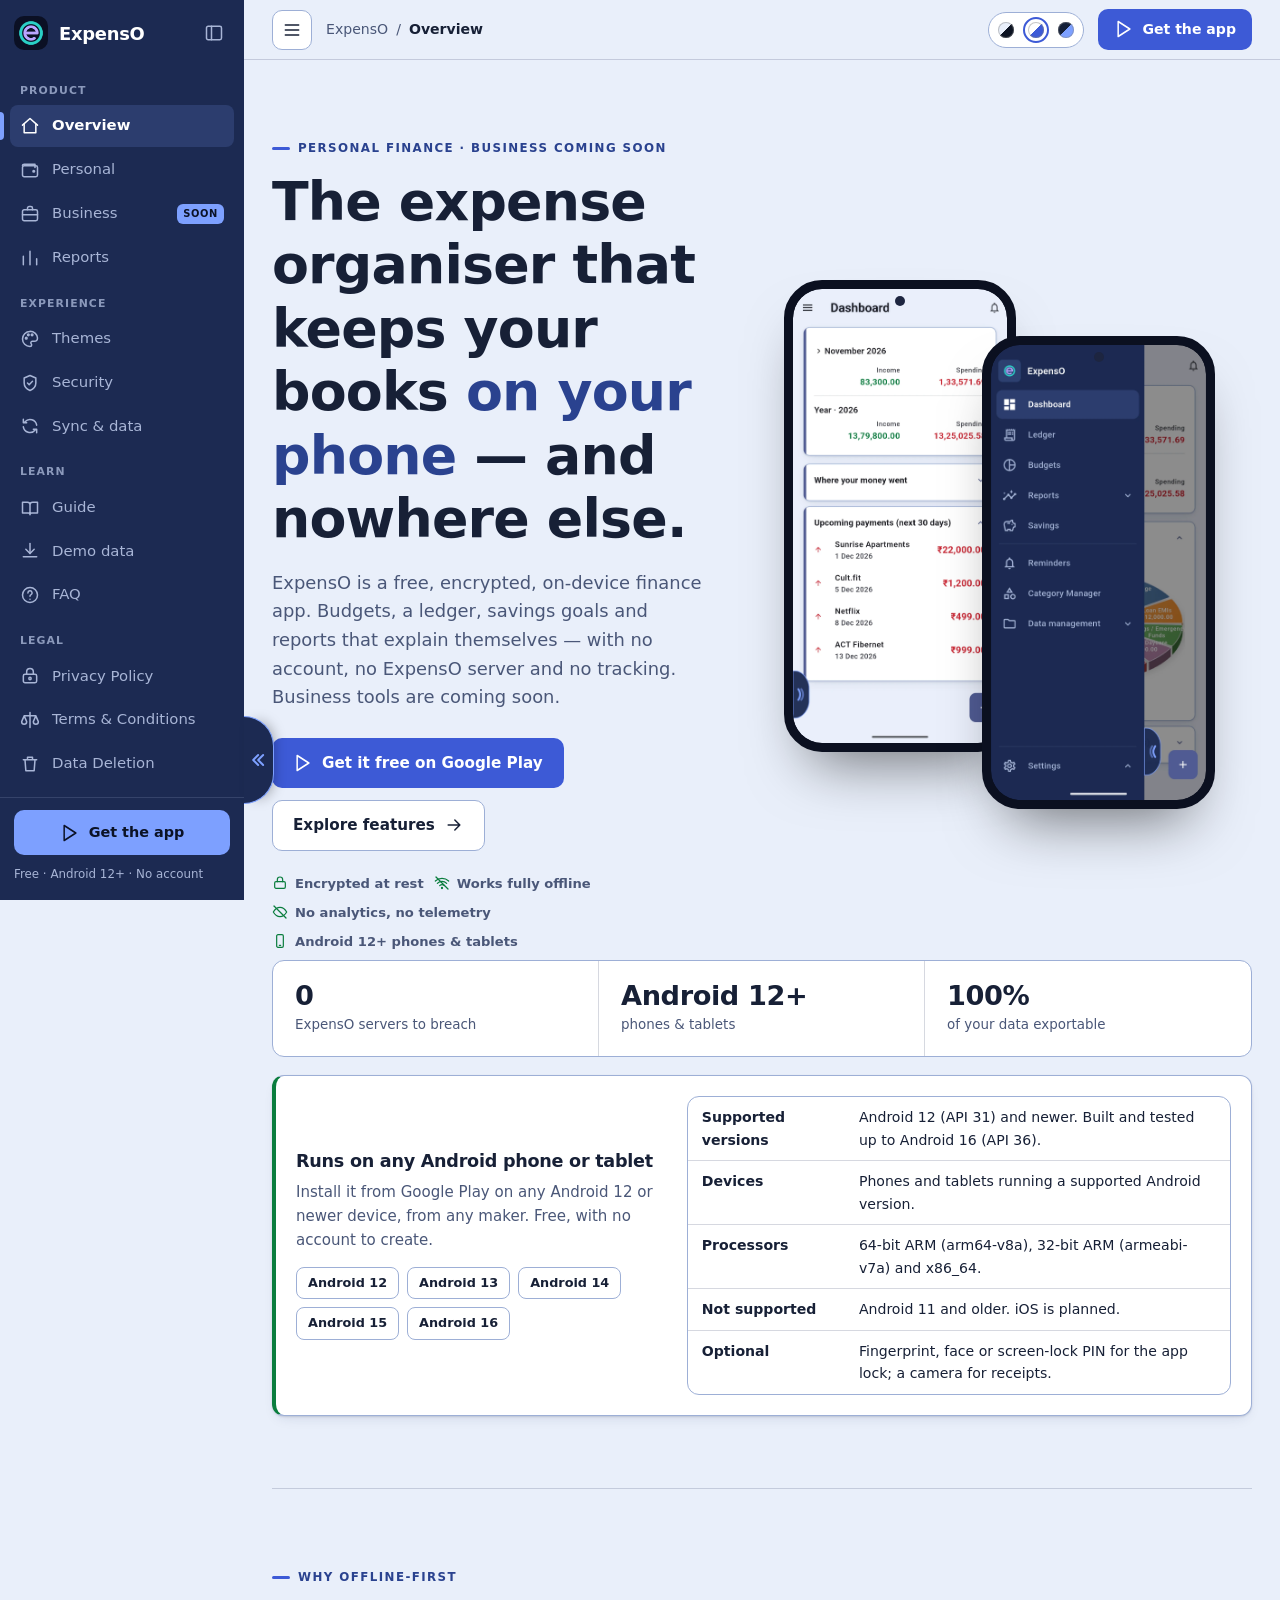
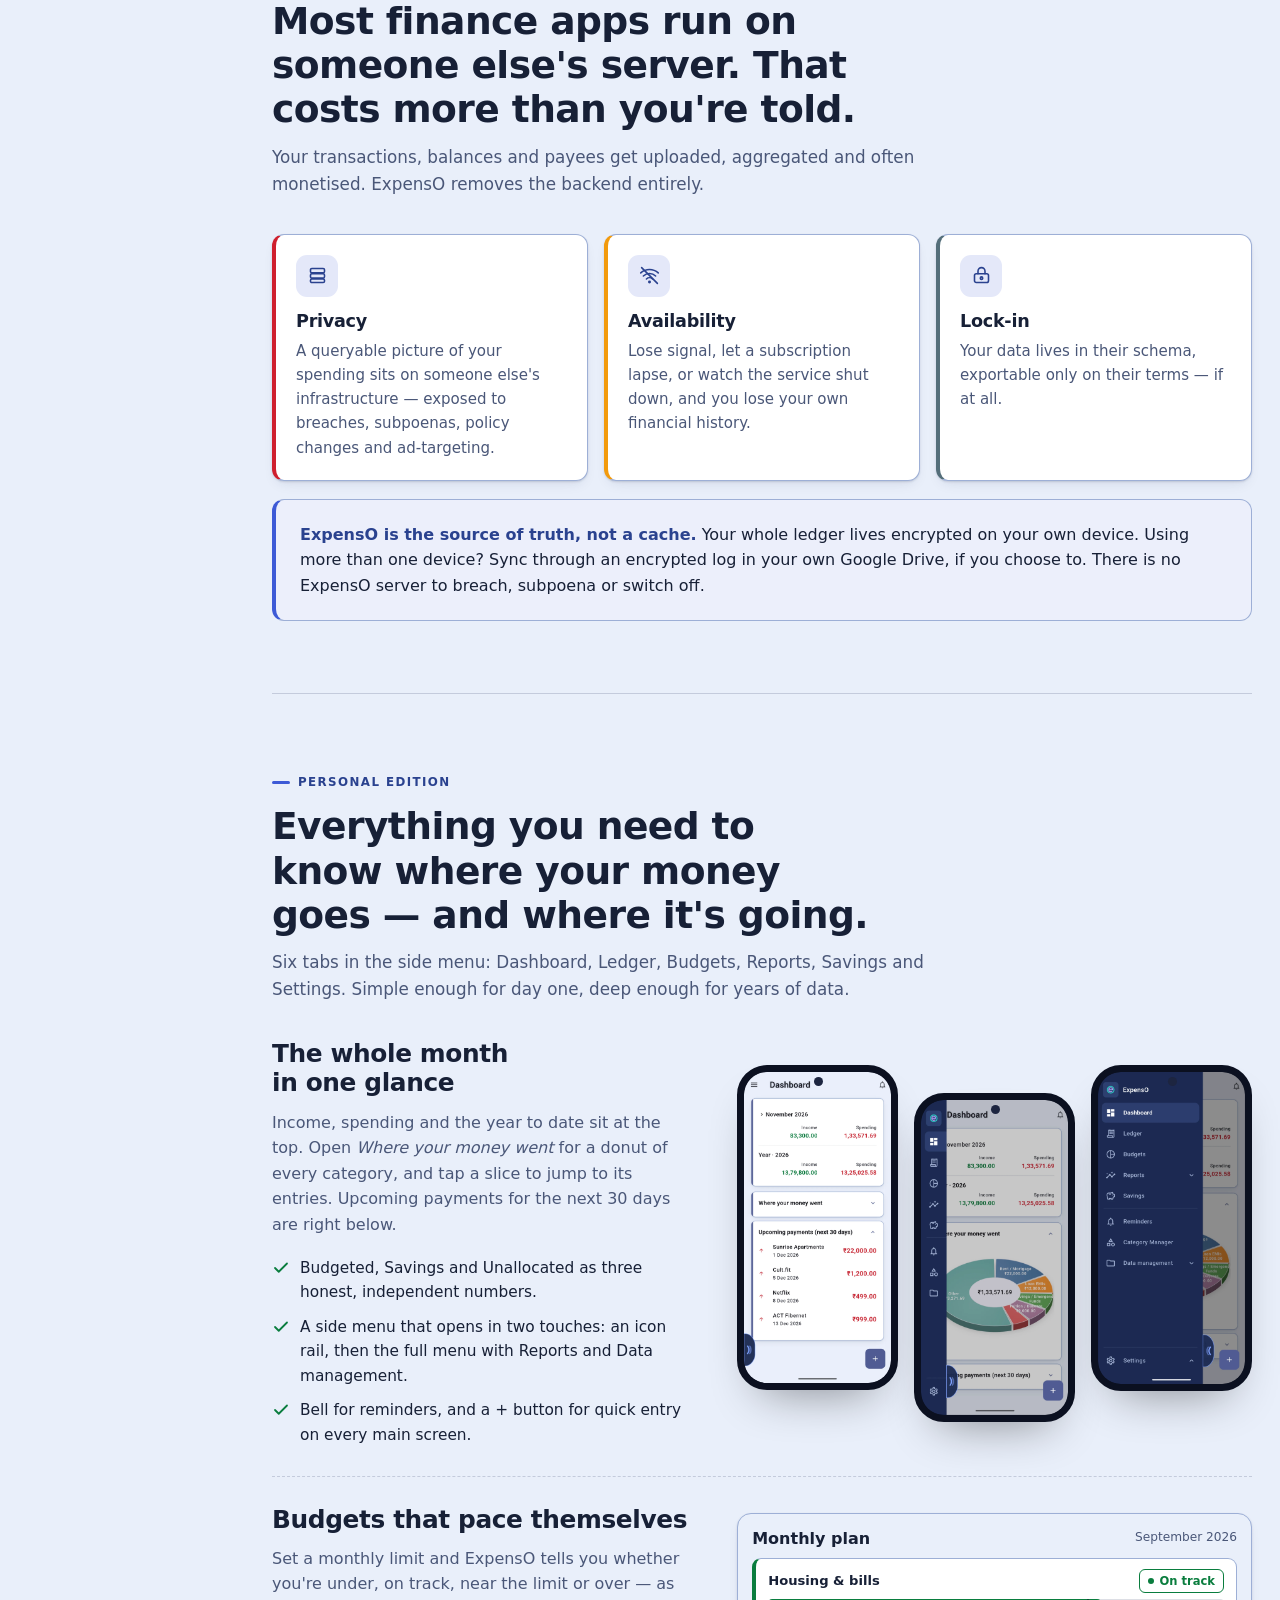
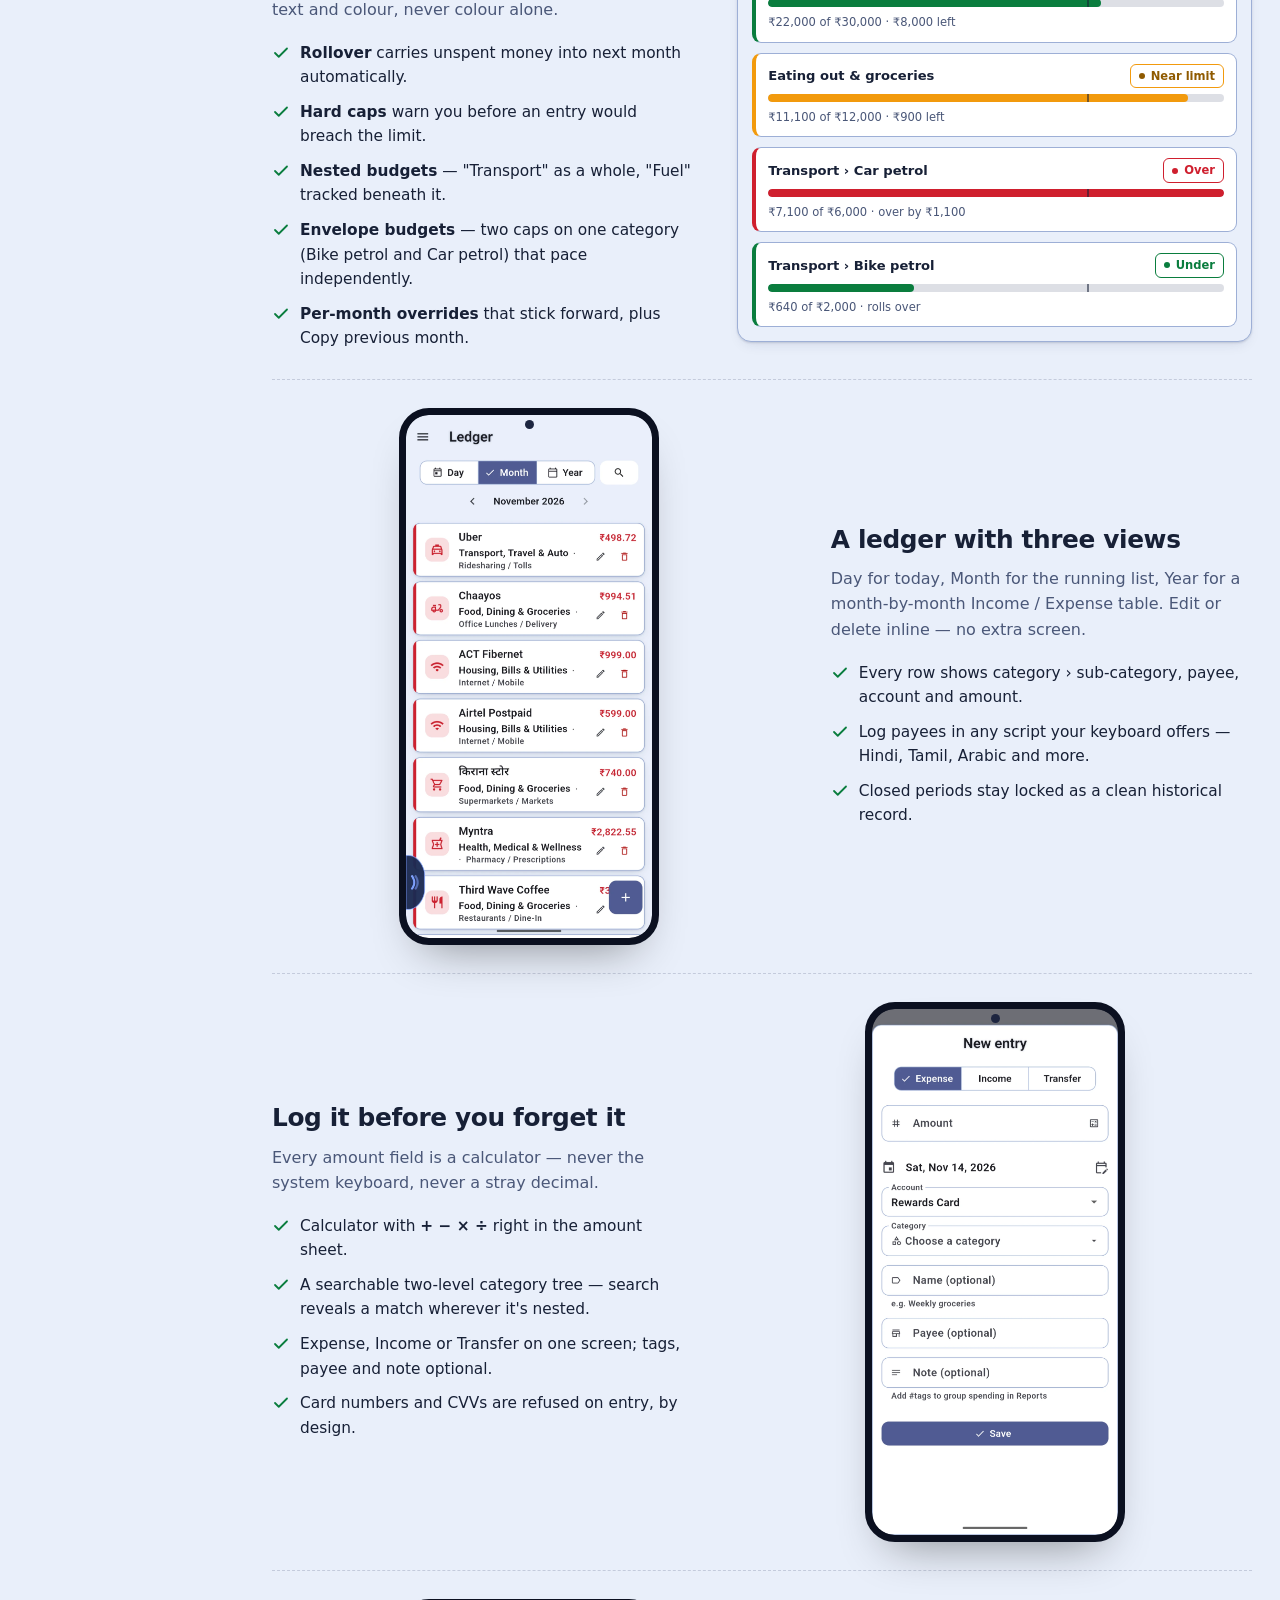
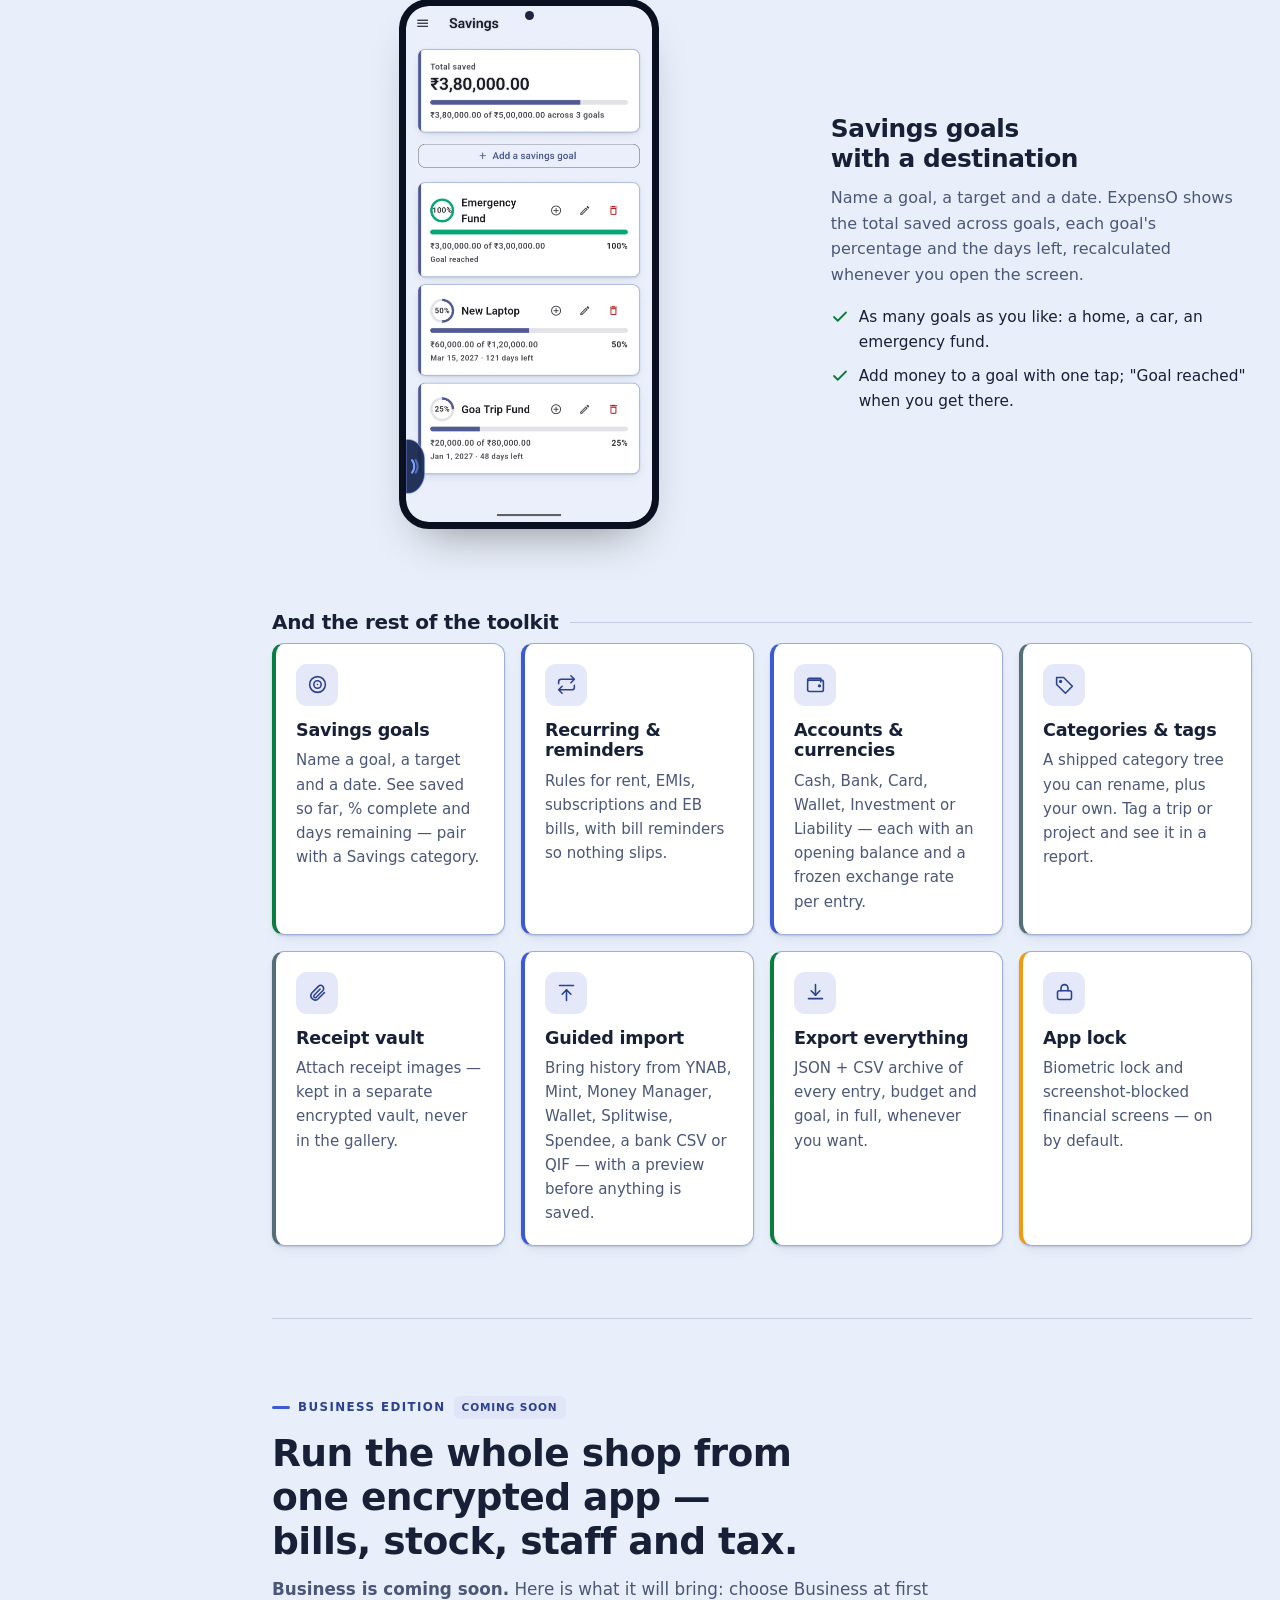
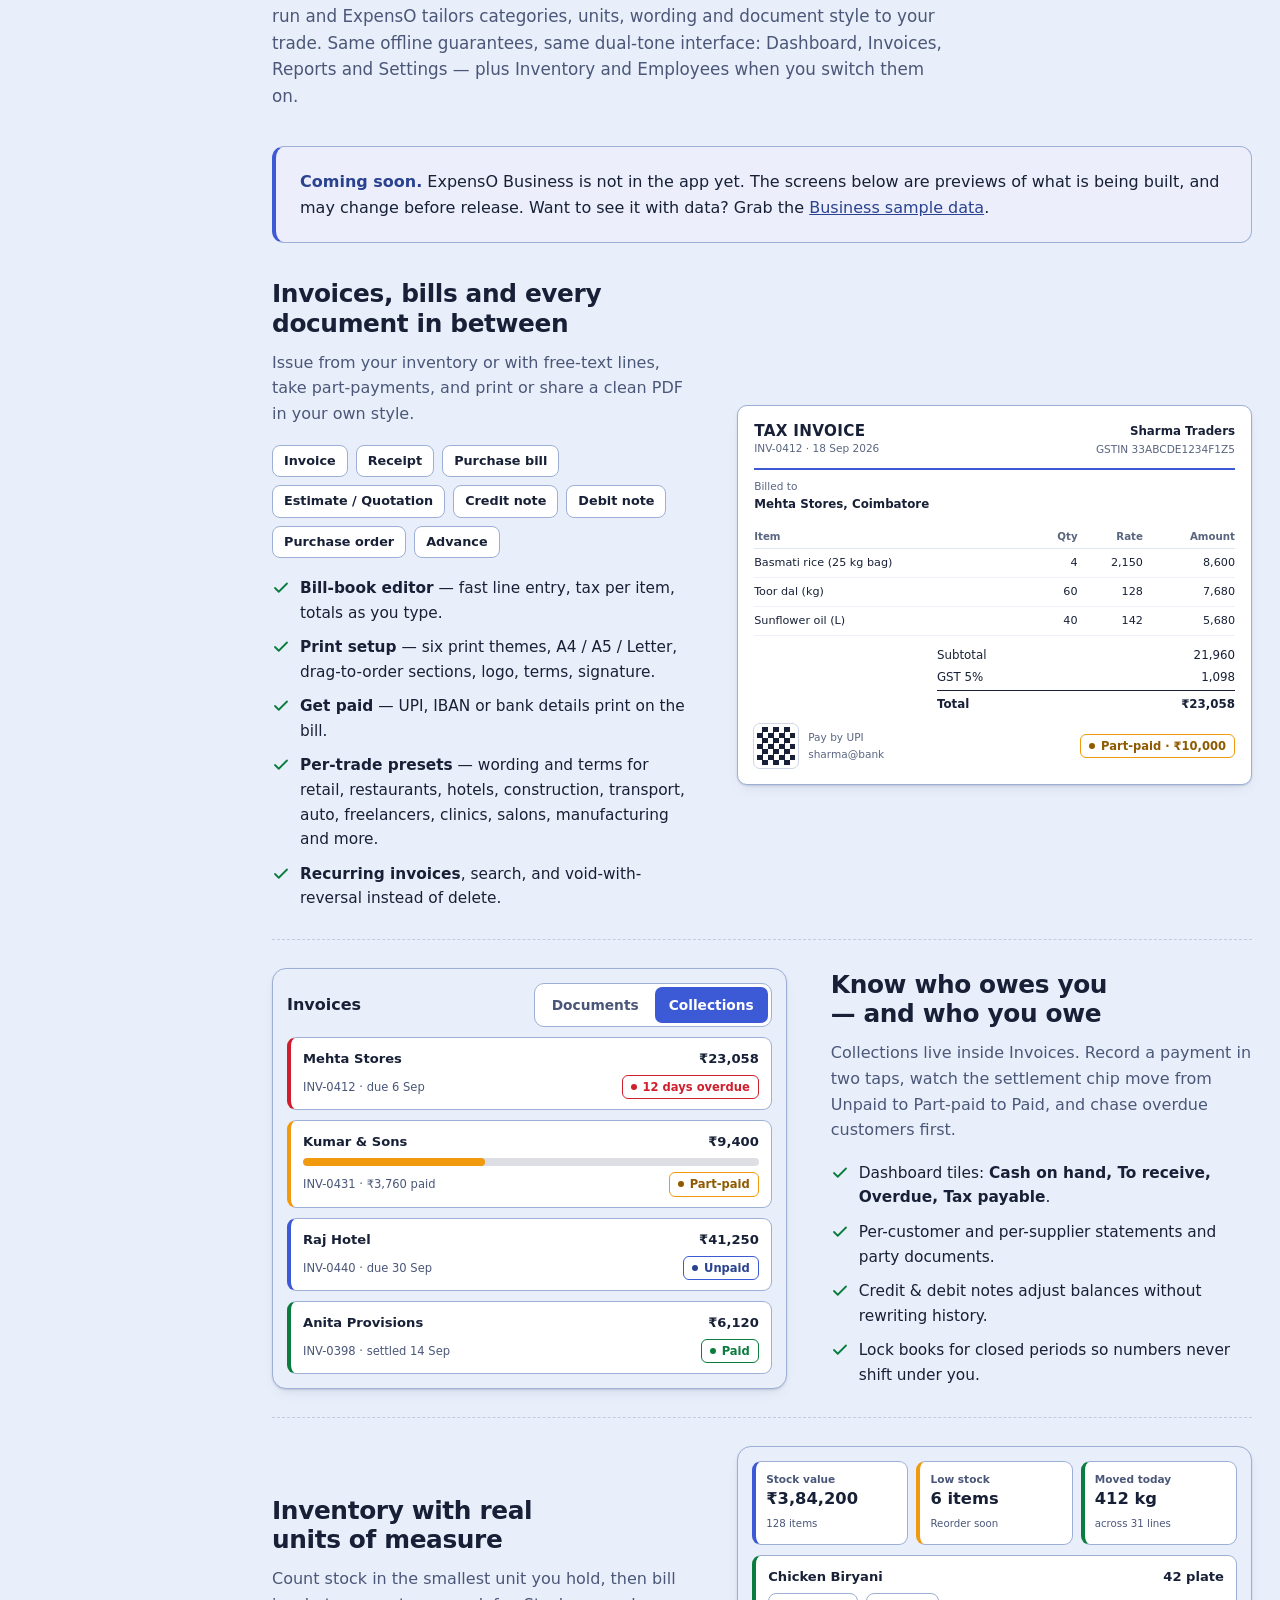
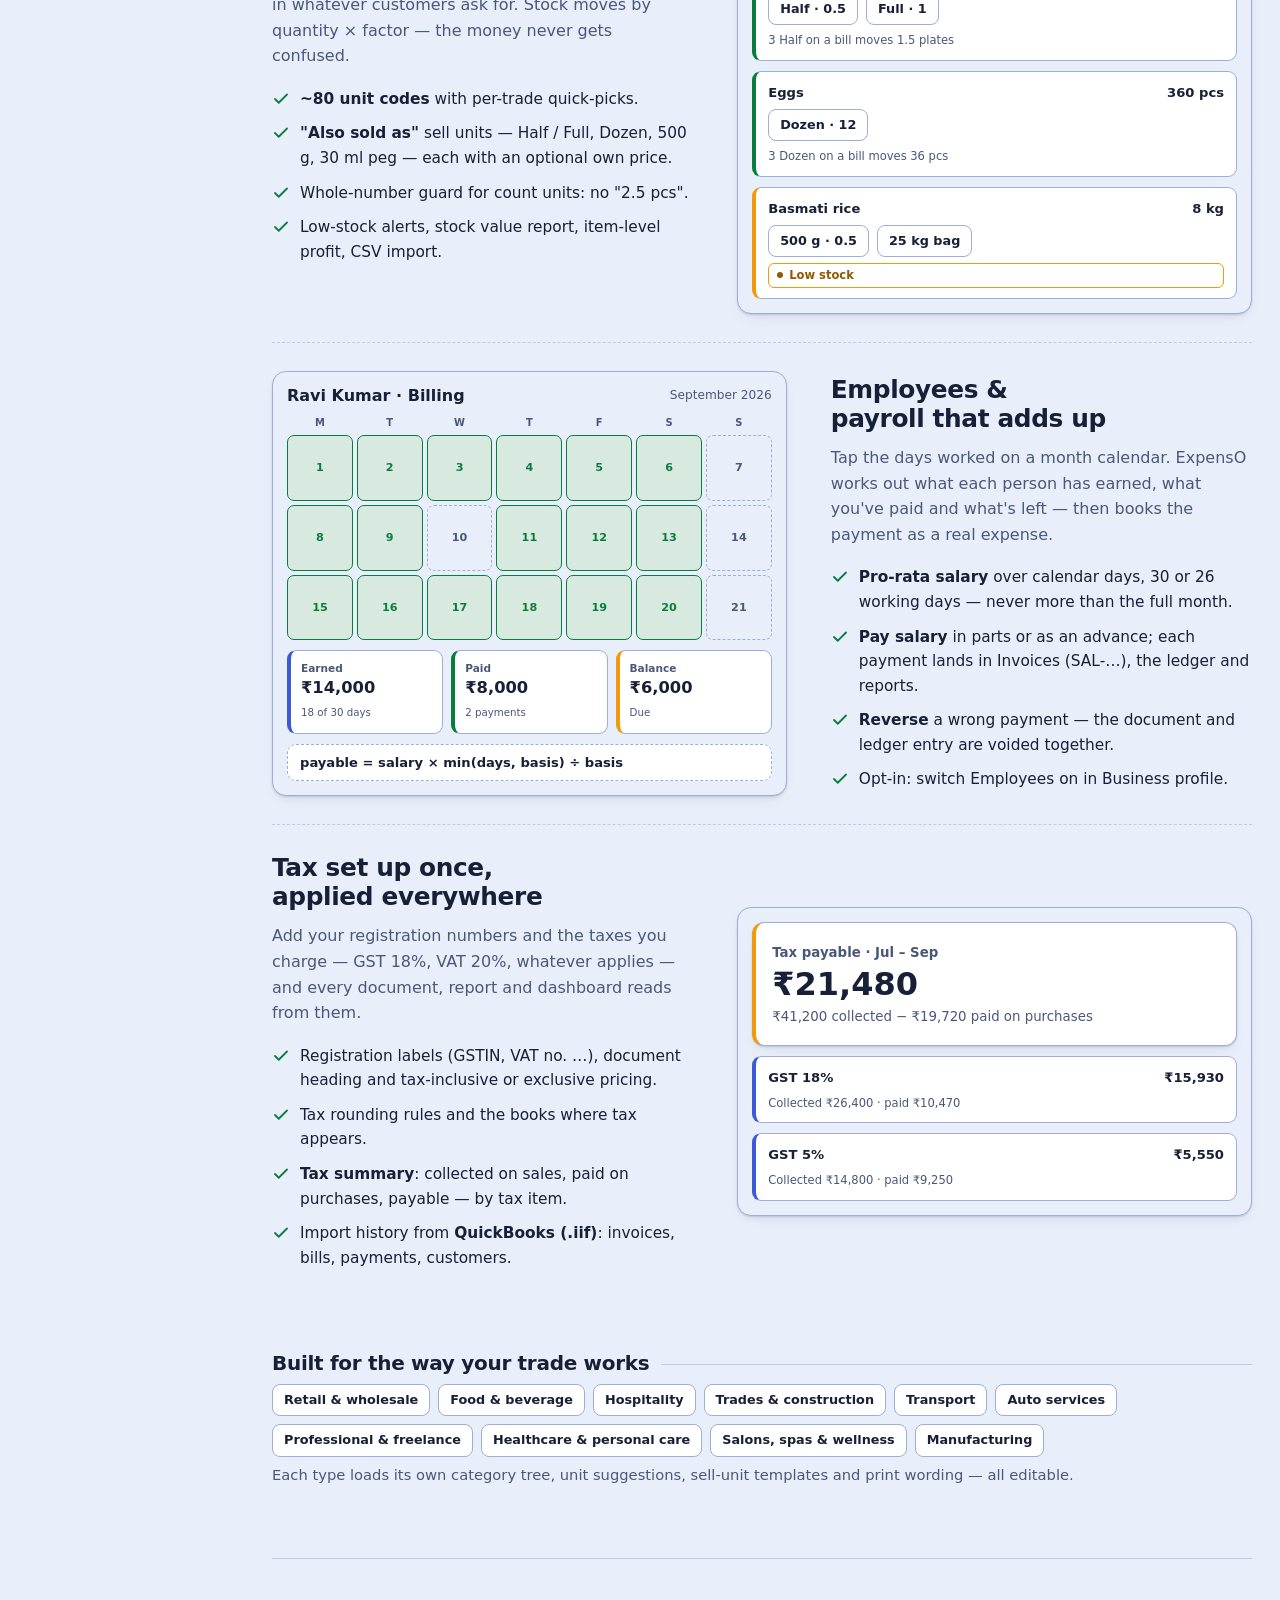
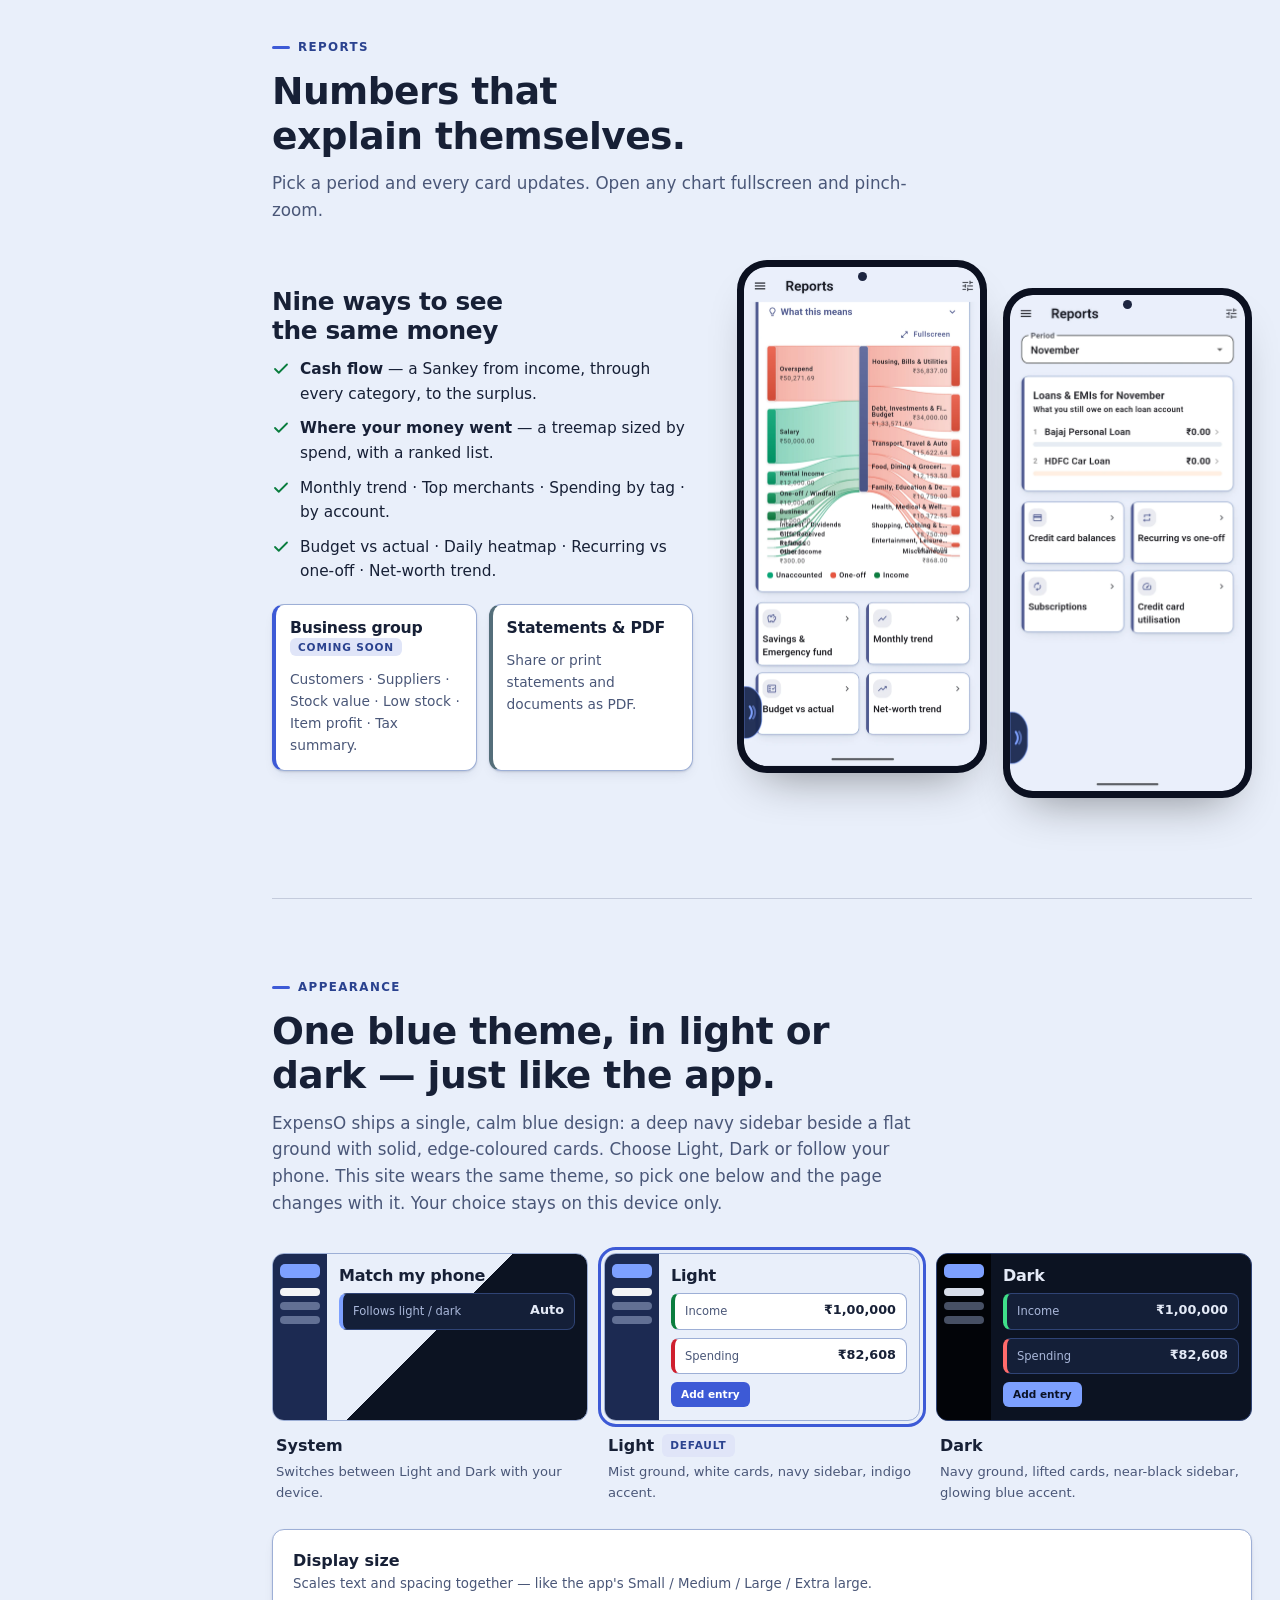
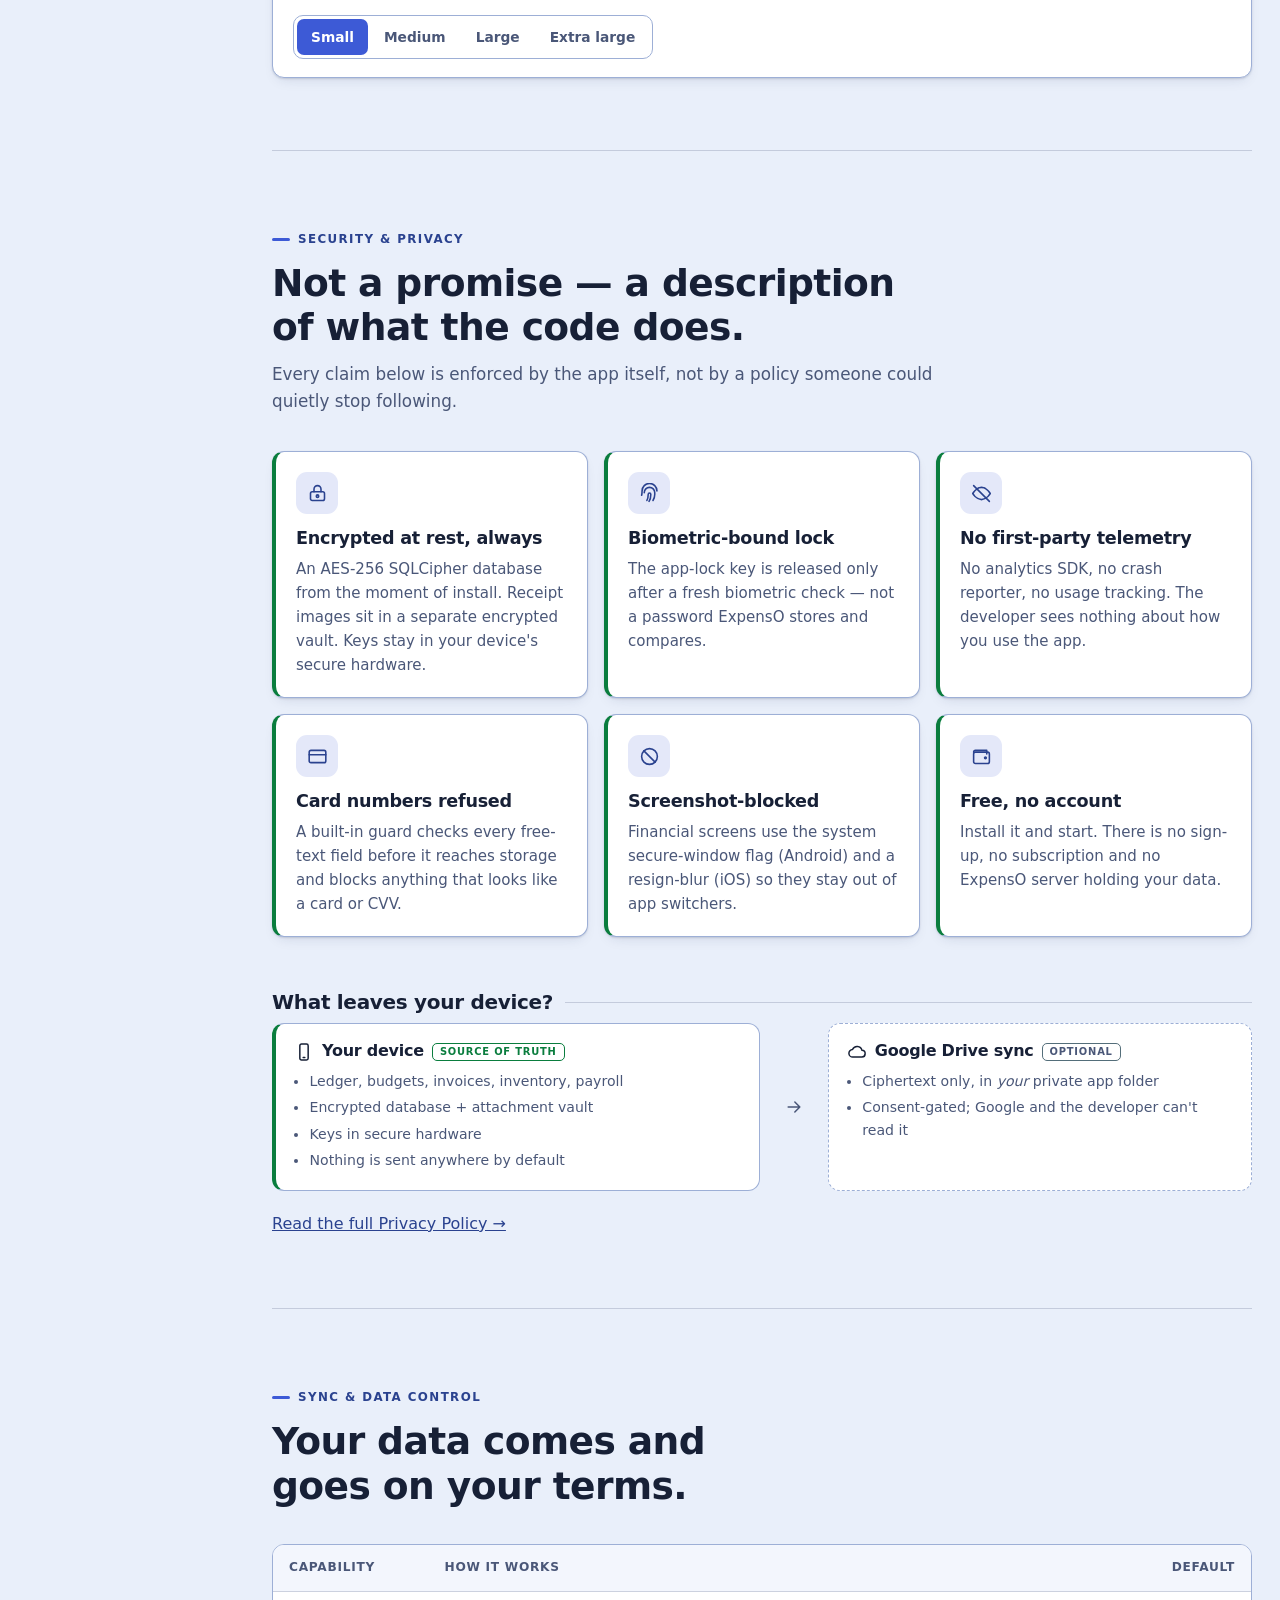
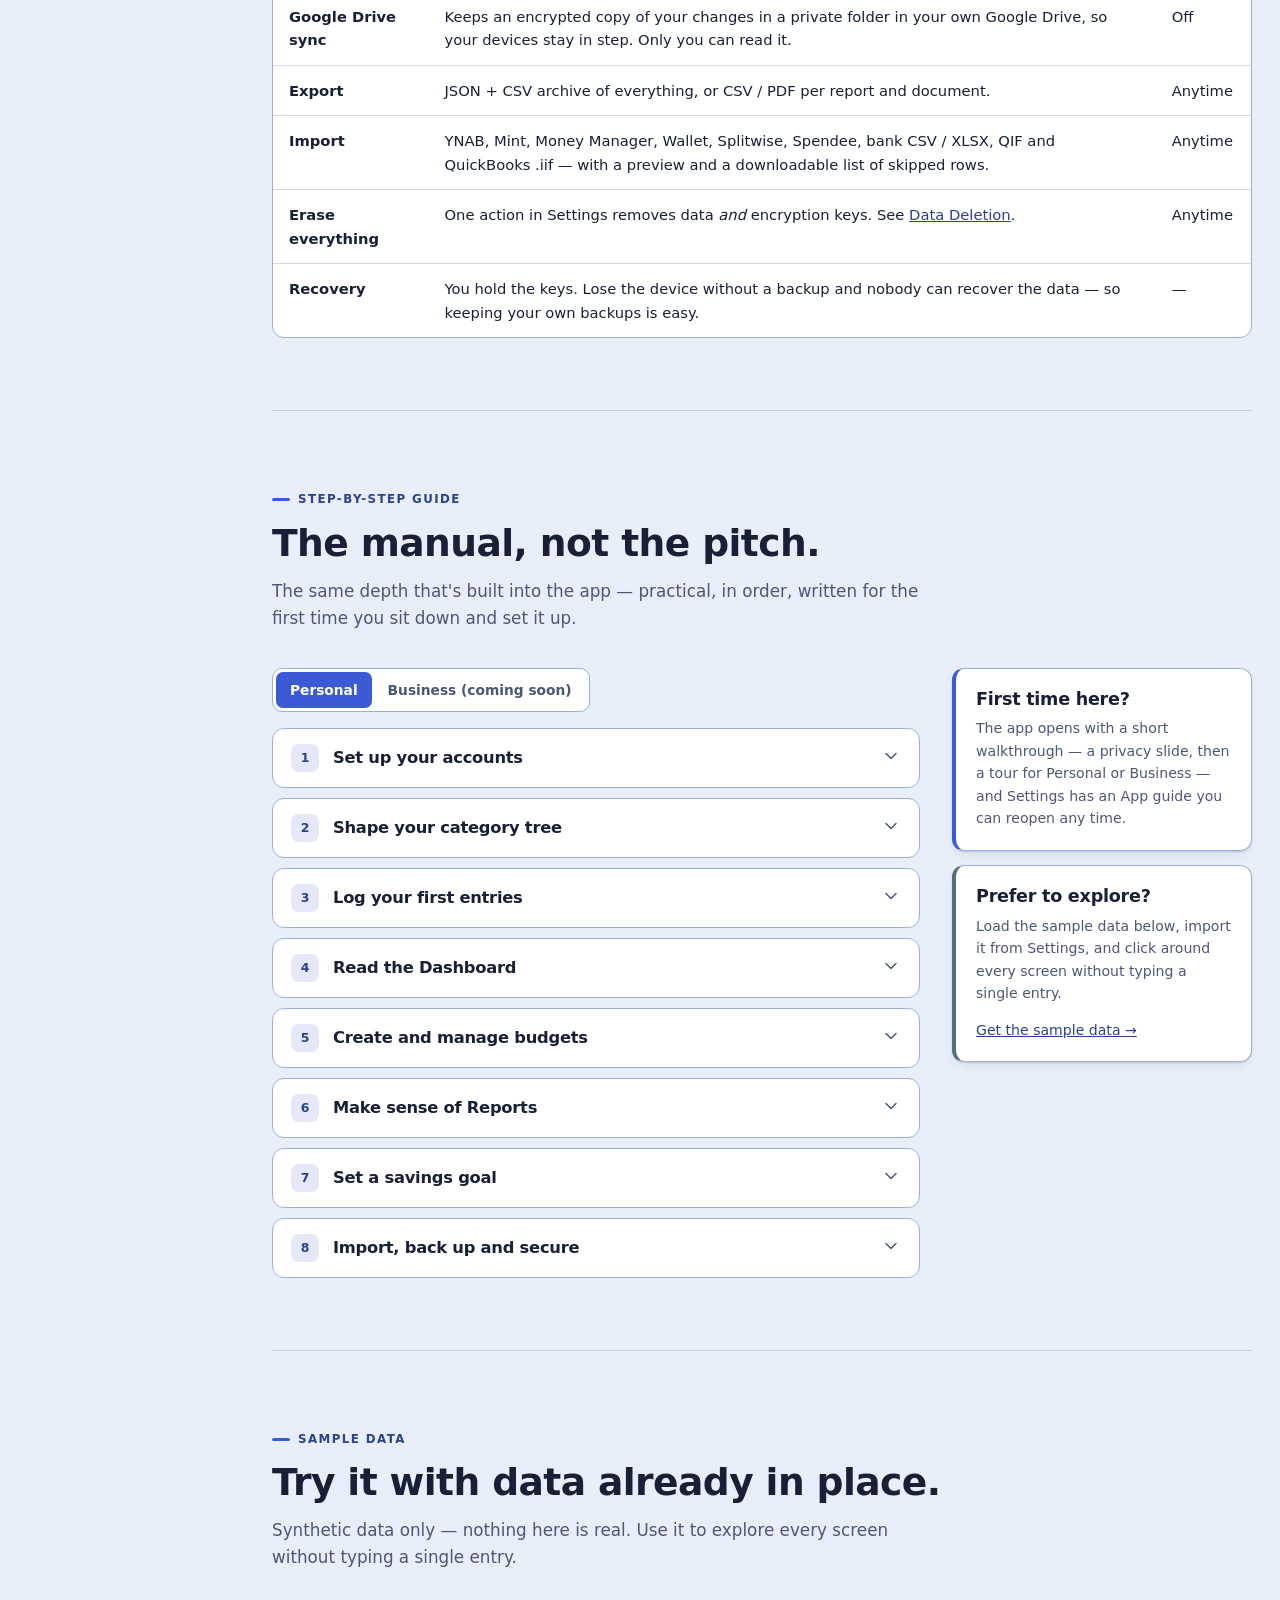
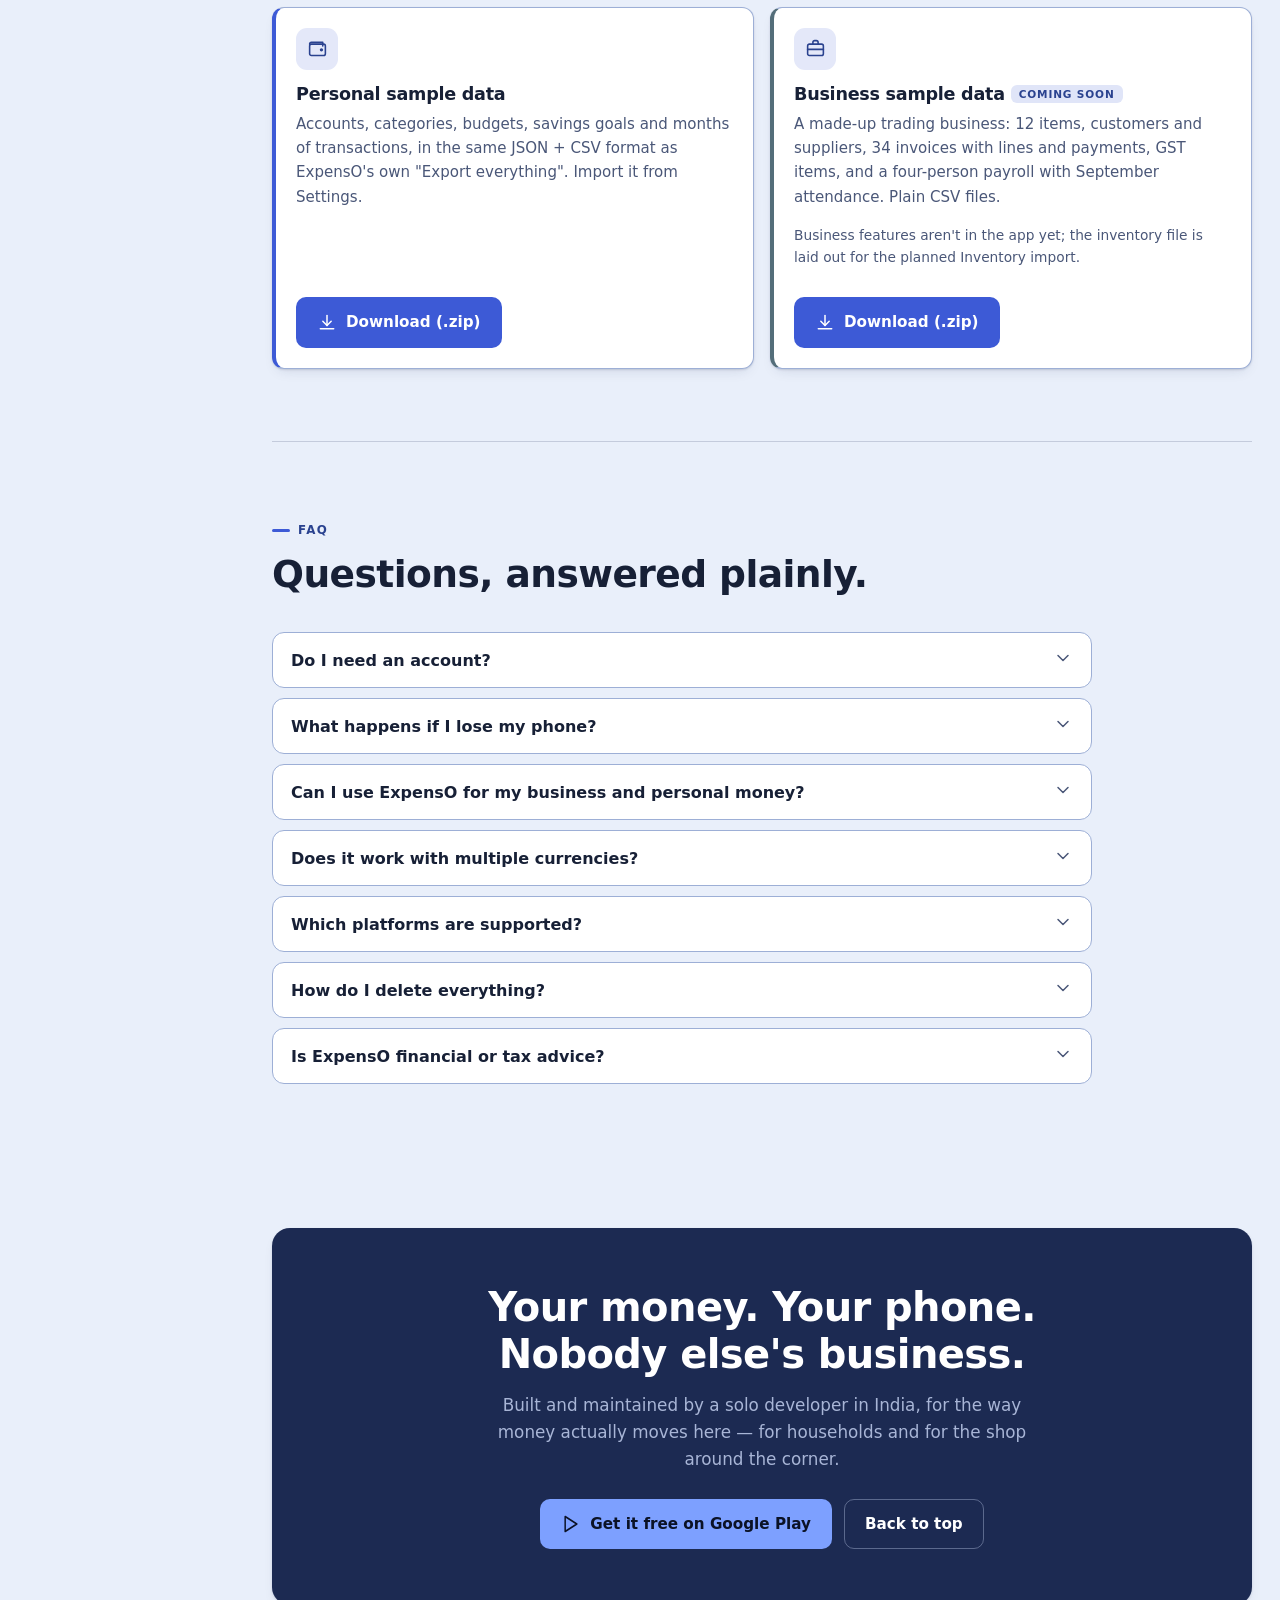
<file: index.html>
<!doctype html>
<html lang="en" data-theme="classic-light">
<head>
<meta charset="utf-8">
<meta name="viewport" content="width=device-width, initial-scale=1">
<title>ExpensO — the offline, encrypted expense organiser for people and businesses</title>
<meta name="description" content="ExpensO is an offline-first, encrypted finance app for personal budgets and small-business invoicing, inventory, payroll and tax — no account, no servers, no tracking.">
<meta name="theme-color" content="#E9EFFA">
<meta property="og:type" content="website">
<meta property="og:title" content="ExpensO — the offline, encrypted expense organiser for people and businesses">
<meta property="og:description" content="ExpensO is an offline-first, encrypted finance app for personal budgets and small-business invoicing, inventory, payroll and tax — no account, no servers, no tracking.">
<meta property="og:image" content="images/social-card.png">
<meta name="twitter:card" content="summary_large_image">
<link rel="icon" type="image/png" href="images/app-icon.png">
<link rel="apple-touch-icon" href="images/app-icon.png">
<link rel="stylesheet" href="site.css">
<script>
(function(){var r=document.documentElement,g=function(k){try{return localStorage.getItem(k)}catch(e){return null}};
var p=g('expenso-theme')||'classic-light',ok={system:1,'classic-light':1,'classic-dark':1};
if(!ok[p])p='classic-light';var t=p;
if(p==='system')t=window.matchMedia&&matchMedia('(prefers-color-scheme: dark)').matches?'classic-dark':'classic-light';
r.setAttribute('data-theme',t);r.setAttribute('data-pref',p);
var s=g('expenso-size');if(s)r.setAttribute('data-size',s);
var sb=g('expenso-sb');if((sb==='rail'||sb==='hidden')&&window.innerWidth>900)r.setAttribute('data-sb',sb);})();
</script>
</head>
<body>
<svg width="0" height="0" style="position:absolute" aria-hidden="true"><defs><symbol id="i-dashboard" viewBox="0 0 24 24"><rect x="3" y="3" width="8" height="8" rx="1.5"/><rect x="13" y="3" width="8" height="5" rx="1.5"/><rect x="13" y="10" width="8" height="11" rx="1.5"/><rect x="3" y="13" width="8" height="8" rx="1.5"/></symbol><symbol id="i-ledger" viewBox="0 0 24 24"><path d="M6 3h9l4 4v14H6z"/><path d="M9 9h7M9 13h7M9 17h4"/></symbol><symbol id="i-budgets" viewBox="0 0 24 24"><circle cx="12" cy="12" r="9"/><path d="M12 3v9l7 4"/></symbol><symbol id="i-reports" viewBox="0 0 24 24"><path d="M4 20V10M12 20V4M20 20v-7"/></symbol><symbol id="i-savings" viewBox="0 0 24 24"><circle cx="12" cy="12" r="9"/><circle cx="12" cy="12" r="4.2"/><circle cx="12" cy="12" r=".9" fill="currentColor" stroke="none"/></symbol><symbol id="i-settings" viewBox="0 0 24 24"><path d="M4 6h16M4 12h16M4 18h16"/><circle cx="9" cy="6" r="2" fill="var(--sb-bg, var(--card))"/><circle cx="16" cy="12" r="2" fill="var(--sb-bg, var(--card))"/><circle cx="11" cy="18" r="2" fill="var(--sb-bg, var(--card))"/></symbol><symbol id="i-home" viewBox="0 0 24 24"><path d="M3 11l9-8 9 8"/><path d="M5 10v10h14V10"/></symbol><symbol id="i-briefcase" viewBox="0 0 24 24"><rect x="3" y="7" width="18" height="13" rx="2"/><path d="M9 7V5a2 2 0 0 1 2-2h2a2 2 0 0 1 2 2v2M3 13h18"/></symbol><symbol id="i-invoice" viewBox="0 0 24 24"><path d="M6 3h9l4 4v14H6z"/><path d="M14 3v5h5M9 13h7M9 17h5"/></symbol><symbol id="i-box" viewBox="0 0 24 24"><path d="M21 8l-9-5-9 5v8l9 5 9-5z"/><path d="M3 8l9 5 9-5M12 13v8"/></symbol><symbol id="i-users" viewBox="0 0 24 24"><circle cx="9" cy="8" r="3.5"/><path d="M2.5 20a6.5 6.5 0 0 1 13 0"/><circle cx="17.5" cy="9" r="2.5"/><path d="M16.5 14.2A5.5 5.5 0 0 1 21.5 20"/></symbol><symbol id="i-shield" viewBox="0 0 24 24"><path d="M12 3l7 3v6c0 5-3.5 7.5-7 9-3.5-1.5-7-4-7-9V6z"/><path d="M9 12l2 2 4-4"/></symbol><symbol id="i-lock" viewBox="0 0 24 24"><rect x="4" y="10" width="16" height="10" rx="2"/><path d="M8 10V7a4 4 0 0 1 8 0v3"/></symbol><symbol id="i-lock-closed" viewBox="0 0 24 24"><rect x="4" y="10" width="16" height="10" rx="2"/><path d="M8 10V7a4 4 0 0 1 8 0v3"/><circle cx="12" cy="15" r="1.4"/></symbol><symbol id="i-eye-off" viewBox="0 0 24 24"><path d="M2 12s4-7 10-7 10 7 10 7-4 7-10 7S2 12 2 12z"/><path d="M3 3l18 18"/></symbol><symbol id="i-sync" viewBox="0 0 24 24"><path d="M20 11a8 8 0 0 0-14-4M4 4v4h4M4 13a8 8 0 0 0 14 4M20 20v-4h-4"/></symbol><symbol id="i-download" viewBox="0 0 24 24"><path d="M12 3v12"/><path d="M7 10l5 5 5-5"/><path d="M4 19h16"/></symbol><symbol id="i-upload" viewBox="0 0 24 24"><path d="M12 21V9"/><path d="M7 14l5-5 5 5"/><path d="M4 4h16"/></symbol><symbol id="i-play" viewBox="0 0 24 24"><path d="M5 3l14 9-14 9V3z"/></symbol><symbol id="i-check" viewBox="0 0 24 24"><path d="M20 6L9 17l-5-5"/></symbol><symbol id="i-palette" viewBox="0 0 24 24"><path d="M12 3a9 9 0 1 0 0 18c1.2 0 2-.8 2-1.8 0-.5-.2-.9-.5-1.3-.3-.4-.5-.8-.5-1.3 0-1 .8-1.8 1.8-1.8H17a4 4 0 0 0 4-4c0-4-4-8-9-8z"/><circle cx="7.5" cy="11" r="1"/><circle cx="10" cy="7" r="1"/><circle cx="14.5" cy="7" r="1"/></symbol><symbol id="i-book" viewBox="0 0 24 24"><path d="M3 5h6a3 3 0 0 1 3 3v12a2 2 0 0 0-2-2H3zM21 5h-6a3 3 0 0 0-3 3v12a2 2 0 0 1 2-2h7z"/></symbol><symbol id="i-help" viewBox="0 0 24 24"><circle cx="12" cy="12" r="9"/><path d="M9.5 9.5a2.5 2.5 0 1 1 3.5 2.3c-.7.3-1 .9-1 1.7M12 17h.01"/></symbol><symbol id="i-legal" viewBox="0 0 24 24"><path d="M12 3v18M5 7h14M5 7l-3 7a3 3 0 0 0 6 0zM19 7l-3 7a3 3 0 0 0 6 0z"/></symbol><symbol id="i-trash" viewBox="0 0 24 24"><path d="M4 7h16M9 7V4h6v3M6 7l1 13h10l1-13"/></symbol><symbol id="i-wifi" viewBox="0 0 24 24"><path d="M2 9a15 15 0 0 1 20 0M5 12.5a10 10 0 0 1 14 0M8.5 16a5 5 0 0 1 7 0"/><circle cx="12" cy="19.5" r=".8" fill="currentColor"/></symbol><symbol id="i-wifi-off" viewBox="0 0 24 24"><path d="M2 9a15 15 0 0 1 20 0M5 12.5a10 10 0 0 1 14 0M8.5 16a5 5 0 0 1 7 0"/><circle cx="12" cy="19.5" r=".8" fill="currentColor"/><path d="M3 3l18 18"/></symbol><symbol id="i-chevron" viewBox="0 0 24 24"><path d="M6 9l6 6 6-6"/></symbol><symbol id="i-menu" viewBox="0 0 24 24"><path d="M4 6h16M4 12h16M4 18h16"/></symbol><symbol id="i-panel" viewBox="0 0 24 24"><rect x="3" y="4" width="18" height="16" rx="2"/><path d="M9 4v16"/></symbol><symbol id="i-arrow" viewBox="0 0 24 24"><path d="M5 12h14M13 6l6 6-6 6"/></symbol><symbol id="i-card" viewBox="0 0 24 24"><rect x="2.5" y="5" width="19" height="14" rx="2"/><path d="M2.5 10h19"/></symbol><symbol id="i-tag" viewBox="0 0 24 24"><path d="M3 12V4h8l10 10-8 8z"/><circle cx="7.5" cy="8.5" r="1"/></symbol><symbol id="i-repeat" viewBox="0 0 24 24"><path d="M17 2l4 4-4 4M3 11V9a3 3 0 0 1 3-3h15M7 22l-4-4 4-4M21 13v2a3 3 0 0 1-3 3H3"/></symbol><symbol id="i-paperclip" viewBox="0 0 24 24"><path d="M20 12l-7.5 7.5a5 5 0 0 1-7-7L13 5a3.3 3.3 0 0 1 5 5l-7.5 7.5a1.7 1.7 0 0 1-2.4-2.4L15 8"/></symbol><symbol id="i-wallet" viewBox="0 0 24 24"><path d="M3 7a2 2 0 0 1 2-2h13v4"/><rect x="3" y="7" width="18" height="13" rx="2"/><circle cx="16.5" cy="13.5" r="1"/></symbol><symbol id="i-server" viewBox="0 0 24 24"><rect x="4" y="4" width="16" height="5" rx="1.5"/><rect x="4" y="10" width="16" height="5" rx="1.5"/><rect x="4" y="16" width="16" height="4" rx="1.5"/></symbol><symbol id="i-fingerprint" viewBox="0 0 24 24"><path d="M6 11a6 6 0 0 1 12 0v2a14 14 0 0 1-2 7M9 20c1-2 1.5-4.5 1.5-7a1.5 1.5 0 0 1 3 0c0 3-.5 5.5-2 8M3 14c.5-2 .5-4 .5-5a8.5 8.5 0 0 1 17 0"/></symbol><symbol id="i-no-shot" viewBox="0 0 24 24"><circle cx="12" cy="12" r="9"/><path d="M5.6 5.6l12.8 12.8"/></symbol><symbol id="i-megaphone" viewBox="0 0 24 24"><path d="M3 11v3a1 1 0 0 0 1 1h3l8 4V6L7 10H4a1 1 0 0 0-1 1zM18 9a4 4 0 0 1 0 6"/></symbol><symbol id="i-phone" viewBox="0 0 24 24"><rect x="7" y="2.5" width="10" height="19" rx="2"/><path d="M11 18.5h2"/></symbol><symbol id="i-chevrons" viewBox="0 0 24 24"><path d="M7 6l6 6-6 6M13 6l6 6-6 6"/></symbol><symbol id="i-cloud" viewBox="0 0 24 24"><path d="M7 18a4.5 4.5 0 0 1-.4-9A6 6 0 0 1 18 10a4 4 0 0 1-.5 8z"/></symbol></defs></svg>
<a class="skip" href="#main">Skip to content</a>
<div class="app">
<aside class="sidebar" id="sidebar" aria-label="Site navigation">
  <div class="sb-head">
    <a class="sb-brand" href="index.html#top" title="ExpensO"><img src="images/app-icon.png" width="34" height="34" alt=""><span class="sb-label">ExpensO</span></a>
    <button class="sb-collapse" id="sb-collapse" type="button" aria-label="Collapse the menu" title="Collapse menu"><svg class="ico" aria-hidden="true"><use href="#i-panel"/></svg></button>
  </div>
  <nav class="sb-nav">
<p class="sb-group sb-label">Product</p>
<a class="sb-link active" href="#top" title="Overview" data-spy="top" data-title="Overview"><svg class="ico" aria-hidden="true"><use href="#i-home"/></svg><span class="sb-label">Overview</span></a>
<a class="sb-link" href="#personal" title="Personal" data-spy="personal" data-title="Personal"><svg class="ico" aria-hidden="true"><use href="#i-wallet"/></svg><span class="sb-label">Personal</span></a>
<a class="sb-link" href="#business" title="Business" data-spy="business" data-title="Business"><svg class="ico" aria-hidden="true"><use href="#i-briefcase"/></svg><span class="sb-label">Business</span><span class="tag">Soon</span></a>
<a class="sb-link" href="#reports" title="Reports" data-spy="reports" data-title="Reports"><svg class="ico" aria-hidden="true"><use href="#i-reports"/></svg><span class="sb-label">Reports</span></a>
<p class="sb-group sb-label">Experience</p>
<a class="sb-link" href="#themes" title="Themes" data-spy="themes" data-title="Themes"><svg class="ico" aria-hidden="true"><use href="#i-palette"/></svg><span class="sb-label">Themes</span></a>
<a class="sb-link" href="#security" title="Security" data-spy="security" data-title="Security"><svg class="ico" aria-hidden="true"><use href="#i-shield"/></svg><span class="sb-label">Security</span></a>
<a class="sb-link" href="#data" title="Sync &amp; data" data-spy="data" data-title="Sync &amp; data"><svg class="ico" aria-hidden="true"><use href="#i-sync"/></svg><span class="sb-label">Sync &amp; data</span></a>
<p class="sb-group sb-label">Learn</p>
<a class="sb-link" href="#guide" title="Guide" data-spy="guide" data-title="Guide"><svg class="ico" aria-hidden="true"><use href="#i-book"/></svg><span class="sb-label">Guide</span></a>
<a class="sb-link" href="#downloads" title="Demo data" data-spy="downloads" data-title="Demo data"><svg class="ico" aria-hidden="true"><use href="#i-download"/></svg><span class="sb-label">Demo data</span></a>
<a class="sb-link" href="#faq" title="FAQ" data-spy="faq" data-title="FAQ"><svg class="ico" aria-hidden="true"><use href="#i-help"/></svg><span class="sb-label">FAQ</span></a>
<p class="sb-group sb-label">Legal</p>
<a class="sb-link" href="privacy.html" title="Privacy Policy"><svg class="ico" aria-hidden="true"><use href="#i-lock-closed"/></svg><span class="sb-label">Privacy Policy</span></a>
<a class="sb-link" href="terms.html" title="Terms &amp; Conditions"><svg class="ico" aria-hidden="true"><use href="#i-legal"/></svg><span class="sb-label">Terms &amp; Conditions</span></a>
<a class="sb-link" href="data-deletion.html" title="Data Deletion"><svg class="ico" aria-hidden="true"><use href="#i-trash"/></svg><span class="sb-label">Data Deletion</span></a>
<a class="sb-link" href="disclosures.html" title="First-run Disclosures"><svg class="ico" aria-hidden="true"><use href="#i-megaphone"/></svg><span class="sb-label">First-run Disclosures</span></a>
  </nav>
  <div class="sb-foot">
    <a class="sb-cta" href="https://play.google.com/store/apps/details?id=com.expenso.expenso" title="Get it on Google Play"><svg class="ico" aria-hidden="true"><use href="#i-play"/></svg><span class="sb-label">Get the app</span></a>
    <p class="sb-note sb-label">Free · Android 12+ · No account</p>
  </div>
</aside>
<button class="sb-tab" id="sb-tab" type="button" aria-label="Open or close the menu" title="Pull to open or close the menu"><svg class="ico" aria-hidden="true"><use href="#i-chevrons"/></svg></button>
<div class="scrim" id="scrim"></div>
<div class="main">
  <header class="topbar">
    <button class="menu-btn" id="menu-btn" type="button" aria-label="Open menu" aria-expanded="false" aria-controls="sidebar"><svg class="ico" aria-hidden="true"><use href="#i-menu"/></svg></button>
    <div class="crumb"><span>ExpensO</span><span class="sep" aria-hidden="true">/</span><strong id="crumb-current">Overview</strong></div>
    <span class="top-spacer"></span>
    <div class="theme-dots" role="group" aria-label="Theme"><button type="button" data-set-theme="system" aria-pressed="false" title="System" aria-label="System theme"><i class="sw-system"></i></button><button type="button" data-set-theme="classic-light" aria-pressed="false" title="Light" aria-label="Light theme"><i class="sw-light"></i></button><button type="button" data-set-theme="classic-dark" aria-pressed="false" title="Dark" aria-label="Dark theme"><i class="sw-dark"></i></button></div>
    <a class="top-cta" href="https://play.google.com/store/apps/details?id=com.expenso.expenso"><svg class="ico" aria-hidden="true"><use href="#i-play"/></svg><span>Get the app</span></a>
  </header>
  <main id="main" class="page">
<!-- ============================================================ HERO -->
<section class="block hero" id="top">
  <div class="container hero-grid">
    <div>
      <span class="eyebrow">Personal finance · Business coming soon</span>
      <h1>The expense organiser that keeps your books <em>on your phone</em> — and nowhere else.</h1>
      <p class="lede">ExpensO is a free, encrypted, on-device finance app. Budgets, a ledger, savings goals and reports that explain themselves — with no account, no ExpensO server and no tracking. Business tools are coming soon.</p>
      <div class="btn-row">
        <a class="btn btn-primary" href="https://play.google.com/store/apps/details?id=com.expenso.expenso"><svg class="ico" aria-hidden="true"><use href="#i-play"/></svg> Get it free on Google Play</a>
        <a class="btn btn-ghost" href="#personal">Explore features <svg class="ico" aria-hidden="true"><use href="#i-arrow"/></svg></a>
      </div>
      <div class="trust-pills">
        <span><svg class="ico" aria-hidden="true"><use href="#i-lock"/></svg> Encrypted at rest</span>
        <span><svg class="ico" aria-hidden="true"><use href="#i-wifi-off"/></svg> Works fully offline</span>
        <span><svg class="ico" aria-hidden="true"><use href="#i-eye-off"/></svg> No analytics, no telemetry</span>
        <span><svg class="ico" aria-hidden="true"><use href="#i-phone"/></svg> Android 12+ phones &amp; tablets</span>
      </div>
    </div>

    <div class="hero-phones" aria-label="ExpensO running on an Android phone">
      <div class="phone"><img src="images/app-dashboard.webp" width="470" height="1000" alt="ExpensO Dashboard on an Android phone: November and year totals and upcoming payments"></div>
      <div class="phone p2"><img src="images/app-menu-full.webp" width="470" height="1000" alt="ExpensO side menu: Dashboard, Ledger, Budgets, Reports, Savings, Reminders, Category Manager, Data management, Settings"></div>
    </div>
  </div>

  <div class="container">
    <div class="stats" role="list">
      <div role="listitem"><b>0</b><span>ExpensO servers to breach</span></div>
                  <div role="listitem"><b>Android 12+</b><span>phones &amp; tablets</span></div>
      <div role="listitem"><b>100%</b><span>of your data exportable</span></div>
    </div>

    <div class="card devices t-pos" id="devices">
      <div>
        <h3>Runs on any Android phone or tablet</h3>
        <p>Install it from Google Play on any Android 12 or newer device, from any maker. Free, with no account to create.</p>
        <div class="chips" style="margin-top:12px"><span class="chip">Android 12</span><span class="chip">Android 13</span><span class="chip">Android 14</span><span class="chip">Android 15</span><span class="chip">Android 16</span></div>
      </div>
      <table class="compare">
        <tbody>
          <tr><td>Supported versions</td><td>Android 12 (API 31) and newer. Built and tested up to Android 16 (API 36).</td></tr>
          <tr><td>Devices</td><td>Phones and tablets running a supported Android version.</td></tr>
          <tr><td>Processors</td><td>64-bit ARM (arm64-v8a), 32-bit ARM (armeabi-v7a) and x86_64.</td></tr>
          <tr><td>Not supported</td><td>Android 11 and older. iOS is planned.</td></tr>
          <tr><td>Optional</td><td>Fingerprint, face or screen-lock PIN for the app lock; a camera for receipts.</td></tr>
        </tbody>
      </table>
    </div>
  </div>
</section>

<!-- ======================================================== WHY OFFLINE -->
<section class="block" id="why">
  <div class="container">
    <div class="section-head">
      <span class="eyebrow">Why offline-first</span>
      <h2>Most finance apps run on someone else's server. That costs more than you're told.</h2>
      <p>Your transactions, balances and payees get uploaded, aggregated and often monetised. ExpensO removes the backend entirely.</p>
    </div>
    <div class="grid g3">
      <div class="card t-neg"><span class="ico-tile"><svg class="ico" aria-hidden="true"><use href="#i-server"/></svg></span><h3>Privacy</h3><p>A queryable picture of your spending sits on someone else's infrastructure — exposed to breaches, subpoenas, policy changes and ad-targeting.</p></div>
      <div class="card t-warn"><span class="ico-tile"><svg class="ico" aria-hidden="true"><use href="#i-wifi-off"/></svg></span><h3>Availability</h3><p>Lose signal, let a subscription lapse, or watch the service shut down, and you lose your own financial history.</p></div>
      <div class="card t-neutral"><span class="ico-tile"><svg class="ico" aria-hidden="true"><use href="#i-lock-closed"/></svg></span><h3>Lock-in</h3><p>Your data lives in their schema, exportable only on their terms — if at all.</p></div>
    </div>
    <div class="callout" style="margin-top:18px"><p><strong>ExpensO is the source of truth, not a cache.</strong> Your whole ledger lives encrypted on your own device. Using more than one device? Sync through an encrypted log in your own Google Drive, if you choose to. There is no ExpensO server to breach, subpoena or switch off.</p></div>
  </div>
</section>

<!-- ============================================================ PERSONAL -->
<section class="block" id="personal">
  <div class="container">
    <div class="section-head">
      <span class="eyebrow">Personal edition</span>
      <h2>Everything you need to know where your money goes — and where it's going.</h2>
      <p>Six tabs in the side menu: Dashboard, Ledger, Budgets, Reports, Savings and Settings. Simple enough for day one, deep enough for years of data.</p>
    </div>

    <div class="frow" style="padding-top:0">
      <div class="ftext">
        <h3>The whole month in one glance</h3>
        <p>Income, spending and the year to date sit at the top. Open <em>Where your money went</em> for a donut of every category, and tap a slice to jump to its entries. Upcoming payments for the next 30 days are right below.</p>
        <ul class="checks">
          <li><svg class="ico" aria-hidden="true"><use href="#i-check"/></svg><span>Budgeted, Savings and Unallocated as three honest, independent numbers.</span></li>
          <li><svg class="ico" aria-hidden="true"><use href="#i-check"/></svg><span>A side menu that opens in two touches: an icon rail, then the full menu with Reports and Data management.</span></li>
          <li><svg class="ico" aria-hidden="true"><use href="#i-check"/></svg><span>Bell for reminders, and a + button for quick entry on every main screen.</span></li>
        </ul>
      </div>
      <div class="shots"><div class="shot"><img src="images/app-dashboard.webp" alt="Dashboard with November and year totals, and upcoming payments" loading="lazy"></div><div class="shot"><img src="images/app-menu-rail.webp" alt="Dashboard with the slim icon rail open" loading="lazy"></div><div class="shot"><img src="images/app-menu-full.webp" alt="Full side menu: Dashboard, Ledger, Budgets, Reports, Savings, Reminders, Category Manager, Data management, Settings" loading="lazy"></div></div>
    </div>

    <div class="frow">
      <div class="ftext">
        <h3>Budgets that pace themselves</h3>
        <p>Set a monthly limit and ExpensO tells you whether you're under, on track, near the limit or over — as text and colour, never colour alone.</p>
        <ul class="checks">
          <li><svg class="ico" aria-hidden="true"><use href="#i-check"/></svg><span><strong>Rollover</strong> carries unspent money into next month automatically.</span></li>
          <li><svg class="ico" aria-hidden="true"><use href="#i-check"/></svg><span><strong>Hard caps</strong> warn you before an entry would breach the limit.</span></li>
          <li><svg class="ico" aria-hidden="true"><use href="#i-check"/></svg><span><strong>Nested budgets</strong> — "Transport" as a whole, "Fuel" tracked beneath it.</span></li>
          <li><svg class="ico" aria-hidden="true"><use href="#i-check"/></svg><span><strong>Envelope budgets</strong> — two caps on one category (Bike petrol and Car petrol) that pace independently.</span></li>
          <li><svg class="ico" aria-hidden="true"><use href="#i-check"/></svg><span><strong>Per-month overrides</strong> that stick forward, plus Copy previous month.</span></li>
        </ul>
      </div>
      <div class="mock" aria-label="Budgets preview (illustrative)">
        <div class="mock-head"><b>Monthly plan</b><span>September 2026</span></div>
        <div class="row-card t-pos"><div class="rc-top"><b>Housing &amp; bills</b><span class="label pos">On track</span></div><div class="pace" style="--w:73%;--m:70%"><i></i><u></u></div><small class="num">₹22,000 of ₹30,000 · ₹8,000 left</small></div>
        <div class="row-card t-warn"><div class="rc-top"><b>Eating out &amp; groceries</b><span class="label warn">Near limit</span></div><div class="pace" style="--w:92%;--m:70%"><i></i><u></u></div><small class="num">₹11,100 of ₹12,000 · ₹900 left</small></div>
        <div class="row-card t-neg"><div class="rc-top"><b>Transport › Car petrol</b><span class="label neg">Over</span></div><div class="pace" style="--w:100%;--m:70%"><i></i><u></u></div><small class="num">₹7,100 of ₹6,000 · over by ₹1,100</small></div>
        <div class="row-card t-pos"><div class="rc-top"><b>Transport › Bike petrol</b><span class="label pos">Under</span></div><div class="pace" style="--w:32%;--m:70%"><i></i><u></u></div><small class="num">₹640 of ₹2,000 · rolls over</small></div>
      </div>
    </div>

    <div class="frow rev">
      <div class="ftext">
        <h3>A ledger with three views</h3>
        <p>Day for today, Month for the running list, Year for a month-by-month Income / Expense table. Edit or delete inline — no extra screen.</p>
        <ul class="checks">
          <li><svg class="ico" aria-hidden="true"><use href="#i-check"/></svg><span>Every row shows category › sub-category, payee, account and amount.</span></li>
          <li><svg class="ico" aria-hidden="true"><use href="#i-check"/></svg><span>Log payees in any script your keyboard offers — Hindi, Tamil, Arabic and more.</span></li>
          <li><svg class="ico" aria-hidden="true"><use href="#i-check"/></svg><span>Closed periods stay locked as a clean historical record.</span></li>
        </ul>
      </div>
      <div class="shots" style="justify-content:center"><div class="shot" style="max-width:260px"><img src="images/app-ledger.webp" alt="Ledger Month view for November 2026 with category and sub-category on every row" loading="lazy"></div></div>
    </div>

    <div class="frow">
      <div class="ftext">
        <h3>Log it before you forget it</h3>
        <p>Every amount field is a calculator — never the system keyboard, never a stray decimal.</p>
        <ul class="checks">
          <li><svg class="ico" aria-hidden="true"><use href="#i-check"/></svg><span>Calculator with <strong>+ − × ÷</strong> right in the amount sheet.</span></li>
          <li><svg class="ico" aria-hidden="true"><use href="#i-check"/></svg><span>A searchable two-level category tree — search reveals a match wherever it's nested.</span></li>
          <li><svg class="ico" aria-hidden="true"><use href="#i-check"/></svg><span>Expense, Income or Transfer on one screen; tags, payee and note optional.</span></li>
          <li><svg class="ico" aria-hidden="true"><use href="#i-check"/></svg><span>Card numbers and CVVs are refused on entry, by design.</span></li>
        </ul>
      </div>
      <div class="shots" style="justify-content:center"><div class="shot" style="max-width:260px"><img src="images/app-entry.webp" alt="New entry sheet with Expense, Income and Transfer, a calculator amount field, account and category" loading="lazy"></div></div>
    </div>

    <div class="frow rev">
      <div class="ftext">
        <h3>Savings goals with a destination</h3>
        <p>Name a goal, a target and a date. ExpensO shows the total saved across goals, each goal's percentage and the days left, recalculated whenever you open the screen.</p>
        <ul class="checks"><li><svg class="ico" aria-hidden="true"><use href="#i-check"/></svg><span>As many goals as you like: a home, a car, an emergency fund.</span></li><li><svg class="ico" aria-hidden="true"><use href="#i-check"/></svg><span>Add money to a goal with one tap; "Goal reached" when you get there.</span></li></ul>
      </div>
      <div class="shots" style="justify-content:center"><div class="shot" style="max-width:260px"><img src="images/app-savings.webp" alt="Savings screen with total saved and three goals" loading="lazy"></div></div>
    </div>

    <div class="sub-head"><h3>And the rest of the toolkit</h3></div>
    <div class="grid g4">
      <div class="card t-pos"><span class="ico-tile"><svg class="ico" aria-hidden="true"><use href="#i-savings"/></svg></span><h3>Savings goals</h3><p>Name a goal, a target and a date. See saved so far, % complete and days remaining — pair with a Savings category.</p></div>
      <div class="card t-info"><span class="ico-tile"><svg class="ico" aria-hidden="true"><use href="#i-repeat"/></svg></span><h3>Recurring &amp; reminders</h3><p>Rules for rent, EMIs, subscriptions and EB bills, with bill reminders so nothing slips.</p></div>
      <div class="card t-info"><span class="ico-tile"><svg class="ico" aria-hidden="true"><use href="#i-wallet"/></svg></span><h3>Accounts &amp; currencies</h3><p>Cash, Bank, Card, Wallet, Investment or Liability — each with an opening balance and a frozen exchange rate per entry.</p></div>
      <div class="card t-neutral"><span class="ico-tile"><svg class="ico" aria-hidden="true"><use href="#i-tag"/></svg></span><h3>Categories &amp; tags</h3><p>A shipped category tree you can rename, plus your own. Tag a trip or project and see it in a report.</p></div>
      <div class="card t-neutral"><span class="ico-tile"><svg class="ico" aria-hidden="true"><use href="#i-paperclip"/></svg></span><h3>Receipt vault</h3><p>Attach receipt images — kept in a separate encrypted vault, never in the gallery.</p></div>
      <div class="card t-info"><span class="ico-tile"><svg class="ico" aria-hidden="true"><use href="#i-upload"/></svg></span><h3>Guided import</h3><p>Bring history from YNAB, Mint, Money Manager, Wallet, Splitwise, Spendee, a bank CSV or QIF — with a preview before anything is saved.</p></div>
      <div class="card t-pos"><span class="ico-tile"><svg class="ico" aria-hidden="true"><use href="#i-download"/></svg></span><h3>Export everything</h3><p>JSON + CSV archive of every entry, budget and goal, in full, whenever you want.</p></div>
      <div class="card t-warn"><span class="ico-tile"><svg class="ico" aria-hidden="true"><use href="#i-lock"/></svg></span><h3>App lock</h3><p>Biometric lock and screenshot-blocked financial screens — on by default.</p></div>
    </div>
  </div>
</section>

<!-- ============================================================ BUSINESS -->
<section class="block" id="business">
  <div class="container">
    <div class="section-head">
      <span class="eyebrow">Business edition <span class="badge">Coming soon</span></span>
      <h2>Run the whole shop from one encrypted app — bills, stock, staff and tax.</h2>
      <p><strong>Business is coming soon.</strong> Here is what it will bring: choose Business at first run and ExpensO tailors categories, units, wording and document style to your trade. Same offline guarantees, same dual-tone interface: Dashboard, Invoices, Reports and Settings — plus Inventory and Employees when you switch them on.</p>
    </div>

    <div class="callout" style="margin-bottom:8px"><p><strong>Coming soon.</strong> ExpensO Business is not in the app yet. The screens below are previews of what is being built, and may change before release. Want to see it with data? Grab the <a href="#downloads">Business sample data</a>.</p></div>

    <div class="frow">
      <div class="ftext">
        <h3>Invoices, bills and every document in between</h3>
        <p>Issue from your inventory or with free-text lines, take part-payments, and print or share a clean PDF in your own style.</p>
        <div class="docs-kinds" style="margin-bottom:18px"><span class="chip">Invoice</span><span class="chip">Receipt</span><span class="chip">Purchase bill</span><span class="chip">Estimate / Quotation</span><span class="chip">Credit note</span><span class="chip">Debit note</span><span class="chip">Purchase order</span><span class="chip">Advance</span></div>
        <ul class="checks">
          <li><svg class="ico" aria-hidden="true"><use href="#i-check"/></svg><span><strong>Bill-book editor</strong> — fast line entry, tax per item, totals as you type.</span></li>
          <li><svg class="ico" aria-hidden="true"><use href="#i-check"/></svg><span><strong>Print setup</strong> — six print themes, A4 / A5 / Letter, drag-to-order sections, logo, terms, signature.</span></li>
          <li><svg class="ico" aria-hidden="true"><use href="#i-check"/></svg><span><strong>Get paid</strong> — UPI, IBAN or bank details print on the bill.</span></li>
          <li><svg class="ico" aria-hidden="true"><use href="#i-check"/></svg><span><strong>Per-trade presets</strong> — wording and terms for retail, restaurants, hotels, construction, transport, auto, freelancers, clinics, salons, manufacturing and more.</span></li>
          <li><svg class="ico" aria-hidden="true"><use href="#i-check"/></svg><span><strong>Recurring invoices</strong>, search, and void-with-reversal instead of delete.</span></li>
        </ul>
      </div>
      <div class="doc-mock" aria-label="Invoice preview (illustrative)">
        <div class="dm-top"><div><h4>Tax invoice</h4><small>INV-0412 · 18 Sep 2026</small></div><div style="text-align:end"><b>Sharma Traders</b><small>GSTIN 33ABCDE1234F1Z5</small></div></div>
        <small style="margin-top:8px">Billed to</small><b>Mehta Stores, Coimbatore</b>
        <table><thead><tr><th>Item</th><th>Qty</th><th>Rate</th><th>Amount</th></tr></thead>
          <tbody><tr><td>Basmati rice (25 kg bag)</td><td>4</td><td>2,150</td><td>8,600</td></tr><tr><td>Toor dal (kg)</td><td>60</td><td>128</td><td>7,680</td></tr><tr><td>Sunflower oil (L)</td><td>40</td><td>142</td><td>5,680</td></tr></tbody></table>
        <div class="dm-tot"><div><span>Subtotal</span><span>21,960</span></div><div><span>GST 5%</span><span>1,098</span></div><div><span>Total</span><span>₹23,058</span></div></div>
        <div class="dm-foot"><div style="display:flex;gap:10px;align-items:center"><span class="upi" aria-hidden="true"></span><small>Pay by UPI<br>sharma@bank</small></div><span class="label warn">Part-paid · ₹10,000</span></div>
      </div>
    </div>

    <div class="frow rev">
      <div class="ftext">
        <h3>Know who owes you — and who you owe</h3>
        <p>Collections live inside Invoices. Record a payment in two taps, watch the settlement chip move from Unpaid to Part-paid to Paid, and chase overdue customers first.</p>
        <ul class="checks">
          <li><svg class="ico" aria-hidden="true"><use href="#i-check"/></svg><span>Dashboard tiles: <strong>Cash on hand, To receive, Overdue, Tax payable</strong>.</span></li>
          <li><svg class="ico" aria-hidden="true"><use href="#i-check"/></svg><span>Per-customer and per-supplier statements and party documents.</span></li>
          <li><svg class="ico" aria-hidden="true"><use href="#i-check"/></svg><span>Credit &amp; debit notes adjust balances without rewriting history.</span></li>
          <li><svg class="ico" aria-hidden="true"><use href="#i-check"/></svg><span>Lock books for closed periods so numbers never shift under you.</span></li>
        </ul>
      </div>
      <div class="mock" aria-label="Invoices and collections preview (illustrative)">
        <div class="mock-head"><b>Invoices</b><div class="seg"><button type="button" aria-pressed="false">Documents</button><button type="button" aria-pressed="true">Collections</button></div></div>
        <div class="row-card t-neg"><div class="rc-top"><b>Mehta Stores</b><span class="num">₹23,058</span></div><div style="display:flex;justify-content:space-between;align-items:center"><small>INV-0412 · due 6 Sep</small><span class="label neg">12 days overdue</span></div></div>
        <div class="row-card t-warn"><div class="rc-top"><b>Kumar &amp; Sons</b><span class="num">₹9,400</span></div><div class="pace" style="--w:40%"><i></i></div><div style="display:flex;justify-content:space-between;align-items:center"><small>INV-0431 · ₹3,760 paid</small><span class="label warn">Part-paid</span></div></div>
        <div class="row-card t-info"><div class="rc-top"><b>Raj Hotel</b><span class="num">₹41,250</span></div><div style="display:flex;justify-content:space-between;align-items:center"><small>INV-0440 · due 30 Sep</small><span class="label info">Unpaid</span></div></div>
        <div class="row-card t-pos"><div class="rc-top"><b>Anita Provisions</b><span class="num">₹6,120</span></div><div style="display:flex;justify-content:space-between;align-items:center"><small>INV-0398 · settled 14 Sep</small><span class="label pos">Paid</span></div></div>
      </div>
    </div>

    <div class="frow">
      <div class="ftext">
        <h3>Inventory with real units of measure</h3>
        <p>Count stock in the smallest unit you hold, then bill in whatever customers ask for. Stock moves by quantity × factor — the money never gets confused.</p>
        <ul class="checks">
          <li><svg class="ico" aria-hidden="true"><use href="#i-check"/></svg><span><strong>~80 unit codes</strong> with per-trade quick-picks.</span></li>
          <li><svg class="ico" aria-hidden="true"><use href="#i-check"/></svg><span><strong>"Also sold as"</strong> sell units — Half / Full, Dozen, 500 g, 30 ml peg — each with an optional own price.</span></li>
          <li><svg class="ico" aria-hidden="true"><use href="#i-check"/></svg><span>Whole-number guard for count units: no "2.5 pcs".</span></li>
          <li><svg class="ico" aria-hidden="true"><use href="#i-check"/></svg><span>Low-stock alerts, stock value report, item-level profit, CSV import.</span></li>
        </ul>
      </div>
      <div class="mock" aria-label="Inventory preview (illustrative)">
        <div class="tiles"><div class="tile t-info"><small>Stock value</small><b>₹3,84,200</b><em>128 items</em></div><div class="tile t-warn"><small>Low stock</small><b>6 items</b><em>Reorder soon</em></div><div class="tile t-pos"><small>Moved today</small><b>412 kg</b><em>across 31 lines</em></div></div>
        <div class="row-card t-pos"><div class="rc-top"><b>Chicken Biryani</b><span class="num">42 plate</span></div><div class="chips"><span class="chip">Half · 0.5</span><span class="chip">Full · 1</span></div><small>3 Half on a bill moves 1.5 plates</small></div>
        <div class="row-card t-pos"><div class="rc-top"><b>Eggs</b><span class="num">360 pcs</span></div><div class="chips"><span class="chip">Dozen · 12</span></div><small>3 Dozen on a bill moves 36 pcs</small></div>
        <div class="row-card t-warn"><div class="rc-top"><b>Basmati rice</b><span class="num">8 kg</span></div><div class="chips"><span class="chip">500 g · 0.5</span><span class="chip">25 kg bag</span></div><span class="label warn">Low stock</span></div>
      </div>
    </div>

    <div class="frow rev">
      <div class="ftext">
        <h3>Employees &amp; payroll that adds up</h3>
        <p>Tap the days worked on a month calendar. ExpensO works out what each person has earned, what you've paid and what's left — then books the payment as a real expense.</p>
        <ul class="checks">
          <li><svg class="ico" aria-hidden="true"><use href="#i-check"/></svg><span><strong>Pro-rata salary</strong> over calendar days, 30 or 26 working days — never more than the full month.</span></li>
          <li><svg class="ico" aria-hidden="true"><use href="#i-check"/></svg><span><strong>Pay salary</strong> in parts or as an advance; each payment lands in Invoices (SAL-…), the ledger and reports.</span></li>
          <li><svg class="ico" aria-hidden="true"><use href="#i-check"/></svg><span><strong>Reverse</strong> a wrong payment — the document and ledger entry are voided together.</span></li>
          <li><svg class="ico" aria-hidden="true"><use href="#i-check"/></svg><span>Opt-in: switch Employees on in Business profile.</span></li>
        </ul>
      </div>
      <div class="mock" aria-label="Employee attendance preview (illustrative)">
        <div class="mock-head"><b>Ravi Kumar · Billing</b><span>September 2026</span></div>
        <div class="cal" aria-hidden="true">
          <span class="dow">M</span><span class="dow">T</span><span class="dow">W</span><span class="dow">T</span><span class="dow">F</span><span class="dow">S</span><span class="dow">S</span>
          <span class="p">1</span><span class="p">2</span><span class="p">3</span><span class="p">4</span><span class="p">5</span><span class="p">6</span><span class="h">7</span>
          <span class="p">8</span><span class="p">9</span><span class="h">10</span><span class="p">11</span><span class="p">12</span><span class="p">13</span><span class="h">14</span>
          <span class="p">15</span><span class="p">16</span><span class="p">17</span><span class="p">18</span><span class="p">19</span><span class="p">20</span><span class="h">21</span>
        </div>
        <div class="tiles"><div class="tile t-info"><small>Earned</small><b>₹14,000</b><em>18 of 30 days</em></div><div class="tile t-pos"><small>Paid</small><b>₹8,000</b><em>2 payments</em></div><div class="tile t-warn"><small>Balance</small><b>₹6,000</b><em>Due</em></div></div>
        <div class="formula">payable = salary × min(days, basis) ÷ basis</div>
      </div>
    </div>

    <div class="frow">
      <div class="ftext">
        <h3>Tax set up once, applied everywhere</h3>
        <p>Add your registration numbers and the taxes you charge — GST 18%, VAT 20%, whatever applies — and every document, report and dashboard reads from them.</p>
        <ul class="checks">
          <li><svg class="ico" aria-hidden="true"><use href="#i-check"/></svg><span>Registration labels (GSTIN, VAT no. …), document heading and tax-inclusive or exclusive pricing.</span></li>
          <li><svg class="ico" aria-hidden="true"><use href="#i-check"/></svg><span>Tax rounding rules and the books where tax appears.</span></li>
          <li><svg class="ico" aria-hidden="true"><use href="#i-check"/></svg><span><strong>Tax summary</strong>: collected on sales, paid on purchases, payable — by tax item.</span></li>
          <li><svg class="ico" aria-hidden="true"><use href="#i-check"/></svg><span>Import history from <strong>QuickBooks (.iif)</strong>: invoices, bills, payments, customers.</span></li>
        </ul>
      </div>
      <div class="mock" aria-label="Tax summary preview (illustrative)">
        <div class="card t-warn" style="padding:16px"><small style="color:var(--muted);font-weight:600">Tax payable · Jul – Sep</small><div class="num" style="font-size:2rem;font-weight:700;color:var(--ink);line-height:1.2">₹21,480</div><small style="color:var(--muted)">₹41,200 collected − ₹19,720 paid on purchases</small></div>
        <div class="row-card t-info"><div class="rc-top"><b>GST 18%</b><span class="num">₹15,930</span></div><small>Collected ₹26,400 · paid ₹10,470</small></div>
        <div class="row-card t-info"><div class="rc-top"><b>GST 5%</b><span class="num">₹5,550</span></div><small>Collected ₹14,800 · paid ₹9,250</small></div>
      </div>
    </div>

    <div class="sub-head"><h3>Built for the way your trade works</h3></div>
    <div class="chips" style="margin-bottom:6px"><span class="chip">Retail &amp; wholesale</span><span class="chip">Food &amp; beverage</span><span class="chip">Hospitality</span><span class="chip">Trades &amp; construction</span><span class="chip">Transport</span><span class="chip">Auto services</span><span class="chip">Professional &amp; freelance</span><span class="chip">Healthcare &amp; personal care</span><span class="chip">Salons, spas &amp; wellness</span><span class="chip">Manufacturing</span></div>
    <p style="font-size:.92rem">Each type loads its own category tree, unit suggestions, sell-unit templates and print wording — all editable.</p>
  </div>
</section>

<!-- ============================================================= REPORTS -->
<section class="block" id="reports">
  <div class="container">
    <div class="section-head">
      <span class="eyebrow">Reports</span>
      <h2>Numbers that explain themselves.</h2>
      <p>Pick a period and every card updates. Open any chart fullscreen and pinch-zoom.</p>
    </div>
    <div class="frow" style="padding-top:0">
      <div class="ftext">
        <h3>Nine ways to see the same money</h3>
        <ul class="checks">
          <li><svg class="ico" aria-hidden="true"><use href="#i-check"/></svg><span><strong>Cash flow</strong> — a Sankey from income, through every category, to the surplus.</span></li>
          <li><svg class="ico" aria-hidden="true"><use href="#i-check"/></svg><span><strong>Where your money went</strong> — a treemap sized by spend, with a ranked list.</span></li>
          <li><svg class="ico" aria-hidden="true"><use href="#i-check"/></svg><span>Monthly trend · Top merchants · Spending by tag · by account.</span></li>
          <li><svg class="ico" aria-hidden="true"><use href="#i-check"/></svg><span>Budget vs actual · Daily heatmap · Recurring vs one-off · Net-worth trend.</span></li>
        </ul>
        <div class="grid g2" style="margin-top:20px;gap:12px">
          <div class="card t-info" style="padding:14px"><h3 style="font-size:.98rem">Business group <span class="badge">Coming soon</span></h3><p style="font-size:.86rem">Customers · Suppliers · Stock value · Low stock · Item profit · Tax summary.</p></div>
          <div class="card t-neutral" style="padding:14px"><h3 style="font-size:.98rem">Statements &amp; PDF</h3><p style="font-size:.86rem">Share or print statements and documents as PDF.</p></div>
        </div>
      </div>
      <div class="shots"><div class="shot"><img src="images/app-cashflow.webp" alt="Cash flow Sankey diagram from income sources to spending categories" loading="lazy"></div><div class="shot"><img src="images/app-reports.webp" alt="Reports list with loans and EMIs, credit card balances, subscriptions and utilisation" loading="lazy"></div></div>
      </div>
  </div>
</section>

<!-- ============================================================== THEMES -->
<section class="block" id="themes">
  <div class="container">
    <div class="section-head">
      <span class="eyebrow">Appearance</span>
      <h2>One blue theme, in light or dark — just like the app.</h2>
      <p>ExpensO ships a single, calm blue design: a deep navy sidebar beside a flat ground with solid, edge-coloured cards. Choose Light, Dark or follow your phone. This site wears the same theme, so pick one below and the page changes with it. Your choice stays on this device only.</p>
    </div>
    <div class="theme-grid">
      <button type="button" class="theme-card" data-set-theme="system" aria-pressed="false">
        <div class="tp" data-theme="classic-light" style="background:linear-gradient(135deg,#E9EFFA 50%,#0C1322 50%)">
          <div class="s"><i></i><i class="on"></i><i></i><i></i></div>
          <div class="c" style="background:none"><b>Match my phone</b><div class="tcard" style="background:#141F38;border:1.25px solid #2F4375;border-inline-start:4px solid #7DA0FF;color:#A9B7D9"><span>Follows light / dark</span><strong style="color:#E4EAF7">Auto</strong></div></div>
        </div>
        <div class="theme-meta"><b>System</b><small>Switches between Light and Dark with your device.</small></div>
      </button>
      <button type="button" class="theme-card" data-set-theme="classic-light" aria-pressed="false">
        <div class="tp" data-theme="classic-light"><div class="s"><i></i><i class="on"></i><i></i><i></i></div><div class="c"><b>Light</b><div class="tcard pos"><span>Income</span><strong>₹1,00,000</strong></div><div class="tcard neg"><span>Spending</span><strong>₹82,608</strong></div><span class="btnp">Add entry</span></div></div>
        <div class="theme-meta"><b>Light <span class="badge">Default</span></b><small>Mist ground, white cards, navy sidebar, indigo accent.</small></div>
      </button>
      <button type="button" class="theme-card" data-set-theme="classic-dark" aria-pressed="false">
        <div class="tp" data-theme="classic-dark"><div class="s"><i></i><i class="on"></i><i></i><i></i></div><div class="c"><b>Dark</b><div class="tcard pos"><span>Income</span><strong>₹1,00,000</strong></div><div class="tcard neg"><span>Spending</span><strong>₹82,608</strong></div><span class="btnp">Add entry</span></div></div>
        <div class="theme-meta"><b>Dark</b><small>Navy ground, lifted cards, near-black sidebar, glowing blue accent.</small></div>
      </button>
    </div>
    <div class="card flat size-row">
      <div><b>Display size</b><small>Scales text and spacing together — like the app's Small / Medium / Large / Extra large.</small></div>
      <div class="seg" role="group" aria-label="Display size">
        <button type="button" data-set-size="small" aria-pressed="true">Small</button>
        <button type="button" data-set-size="medium" aria-pressed="false">Medium</button>
        <button type="button" data-set-size="large" aria-pressed="false">Large</button>
        <button type="button" data-set-size="xl" aria-pressed="false">Extra large</button>
      </div>
    </div>
  </div>
</section>

<!-- ============================================================ SECURITY -->
<section class="block" id="security">
  <div class="container">
    <div class="section-head">
      <span class="eyebrow">Security &amp; privacy</span>
      <h2>Not a promise — a description of what the code does.</h2>
      <p>Every claim below is enforced by the app itself, not by a policy someone could quietly stop following.</p>
    </div>
    <div class="grid g3">
      <div class="card t-pos"><span class="ico-tile"><svg class="ico" aria-hidden="true"><use href="#i-lock-closed"/></svg></span><h3>Encrypted at rest, always</h3><p>An AES-256 SQLCipher database from the moment of install. Receipt images sit in a separate encrypted vault. Keys stay in your device's secure hardware.</p></div>
      <div class="card t-pos"><span class="ico-tile"><svg class="ico" aria-hidden="true"><use href="#i-fingerprint"/></svg></span><h3>Biometric-bound lock</h3><p>The app-lock key is released only after a fresh biometric check — not a password ExpensO stores and compares.</p></div>
      <div class="card t-pos"><span class="ico-tile"><svg class="ico" aria-hidden="true"><use href="#i-eye-off"/></svg></span><h3>No first-party telemetry</h3><p>No analytics SDK, no crash reporter, no usage tracking. The developer sees nothing about how you use the app.</p></div>
      <div class="card t-pos"><span class="ico-tile"><svg class="ico" aria-hidden="true"><use href="#i-card"/></svg></span><h3>Card numbers refused</h3><p>A built-in guard checks every free-text field before it reaches storage and blocks anything that looks like a card or CVV.</p></div>
      <div class="card t-pos"><span class="ico-tile"><svg class="ico" aria-hidden="true"><use href="#i-no-shot"/></svg></span><h3>Screenshot-blocked</h3><p>Financial screens use the system secure-window flag (Android) and a resign-blur (iOS) so they stay out of app switchers.</p></div>
      <div class="card t-pos"><span class="ico-tile"><svg class="ico" aria-hidden="true"><use href="#i-wallet"/></svg></span><h3>Free, no account</h3><p>Install it and start. There is no sign-up, no subscription and no ExpensO server holding your data.</p></div>
    </div>

    <div class="sub-head"><h3>What leaves your device?</h3></div>
    <div class="flow">
      <div class="node dev">
        <h4><svg class="ico" aria-hidden="true"><use href="#i-phone"/></svg> Your device <span class="tag-opt" style="border-color:var(--positive);color:var(--positive)">Source of truth</span></h4>
        <ul><li>Ledger, budgets, invoices, inventory, payroll</li><li>Encrypted database + attachment vault</li><li>Keys in secure hardware</li><li>Nothing is sent anywhere by default</li></ul>
      </div>
      <div class="arrow"><svg class="ico" aria-hidden="true"><use href="#i-arrow"/></svg></div>
      <div class="side">
        <div class="node"><h4><svg class="ico" aria-hidden="true"><use href="#i-cloud"/></svg> Google Drive sync <span class="tag-opt">Optional</span></h4><ul><li>Ciphertext only, in <em>your</em> private app folder</li><li>Consent-gated; Google and the developer can't read it</li></ul></div>
      </div>
    </div>
    <p style="margin-top:20px"><a href="privacy.html">Read the full Privacy Policy →</a></p>
  </div>
</section>

<!-- ================================================================ DATA -->
<section class="block" id="data">
  <div class="container">
    <div class="section-head">
      <span class="eyebrow">Sync &amp; data control</span>
      <h2>Your data comes and goes on your terms.</h2>
    </div>
    <table class="compare">
      <thead><tr><th>Capability</th><th>How it works</th><th>Default</th></tr></thead>
      <tbody>
        <tr><td>Google Drive sync</td><td>Keeps an encrypted copy of your changes in a private folder in your own Google Drive, so your devices stay in step. Only you can read it.</td><td>Off</td></tr>
        <tr><td>Export</td><td>JSON + CSV archive of everything, or CSV / PDF per report and document.</td><td>Anytime</td></tr>
        <tr><td>Import</td><td>YNAB, Mint, Money Manager, Wallet, Splitwise, Spendee, bank CSV / XLSX, QIF and QuickBooks .iif — with a preview and a downloadable list of skipped rows.</td><td>Anytime</td></tr>
        <tr><td>Erase everything</td><td>One action in Settings removes data <em>and</em> encryption keys. See <a href="data-deletion.html">Data Deletion</a>.</td><td>Anytime</td></tr>
        <tr><td>Recovery</td><td>You hold the keys. Lose the device without a backup and nobody can recover the data — so keeping your own backups is easy.</td><td>—</td></tr>
      </tbody>
    </table>
  </div>
</section>

<!-- =============================================================== GUIDE -->
<section class="block" id="guide">
  <div class="container">
    <div class="section-head">
      <span class="eyebrow">Step-by-step guide</span>
      <h2>The manual, not the pitch.</h2>
      <p>The same depth that's built into the app — practical, in order, written for the first time you sit down and set it up.</p>
    </div>
    <div class="guide-grid">
      <div id="guide-panels">
        <div class="seg" role="tablist" aria-label="Guide edition" data-tabs="guide-panels" style="margin-bottom:16px">
          <button type="button" role="tab" data-tab="g-personal" aria-selected="true">Personal</button>
          <button type="button" role="tab" data-tab="g-business" aria-selected="false">Business (coming soon)</button>
        </div>

        <div class="guide-list" data-panel="g-personal">
          <details class="acc"><summary><span class="n">1</span>Set up your accounts<span class="chev"><svg class="ico" aria-hidden="true"><use href="#i-chevron"/></svg></span></summary><div class="body">
            <p>Open <strong>Side menu → Accounts → Add</strong>. Add one account per real place your money sits.</p>
            <h4>What to fill in</h4><ol><li><strong>Type</strong> — Cash, Bank, Card, Wallet, Investment or Liability.</li><li><strong>Opening balance</strong> — what's in it now. For a credit card, enter the balance owed as a negative number.</li><li><strong>Monthly salary</strong> (optional, bank accounts) — feeds the Dashboard's Budgeted / Savings / Unallocated split.</li></ol>
            <p>Deleting an account keeps its history in the Ledger; it just stops being offered for new entries.</p></div></details>
          <details class="acc"><summary><span class="n">2</span>Shape your category tree<span class="chev"><svg class="ico" aria-hidden="true"><use href="#i-chevron"/></svg></span></summary><div class="body">
            <p>ExpensO ships with a ready-made two-level tree. Go to <strong>Settings → Category Manager</strong>, tap the pencil to rename in place (history updates to match), and add your own categories and sub-categories.</p>
            <p>Category ids are stable once created, so renaming is instant and safe.</p></div></details>
          <details class="acc"><summary><span class="n">3</span>Log your first entries<span class="chev"><svg class="ico" aria-hidden="true"><use href="#i-chevron"/></svg></span></summary><div class="body">
            <p>Tap <strong>+</strong> from Dashboard or Ledger and choose Expense, Income or Transfer.</p>
            <ol><li>Tap the amount — a calculator sheet opens; confirm with ✓.</li><li>Pick a category (search jumps to any match) and the account.</li><li>If the category has more than one budget, choose which one this entry counts against.</li><li>Optionally add payee, note and #tags.</li><li>Save — it appears in the Ledger and every report immediately.</li></ol></div></details>
          <details class="acc"><summary><span class="n">4</span>Read the Dashboard<span class="chev"><svg class="ico" aria-hidden="true"><use href="#i-chevron"/></svg></span></summary><div class="body">
            <ul><li><strong>Income / Spending / Net</strong> — tap any for its exact value.</li><li><strong>Budgeted</strong> — share of income already covered by a budget cap.</li><li><strong>Savings</strong> — share booked under a Savings category; zero until you log something.</li><li><strong>Unallocated</strong> — income with no budget claim yet. Not bad; honest.</li><li><strong>Where your money went</strong> — tap a donut slice for amount, share and a jump to its entries.</li></ul></div></details>
          <details class="acc"><summary><span class="n">5</span>Create and manage budgets<span class="chev"><svg class="ico" aria-hidden="true"><use href="#i-chevron"/></svg></span></summary><div class="body">
            <p>Open <strong>Budgets → + Budget</strong>: name (optional), <strong>Applies to</strong> (category, sub-category or Overall), monthly limit, <strong>Roll unspent money</strong> and <strong>Hard cap</strong>.</p>
            <p>For <strong>envelope budgets</strong>, create two budgets on the same category; each new entry asks which one it belongs to and each paces independently. Use <strong>Copy previous month</strong> to carry limits forward.</p></div></details>
          <details class="acc"><summary><span class="n">6</span>Make sense of Reports<span class="chev"><svg class="ico" aria-hidden="true"><use href="#i-chevron"/></svg></span></summary><div class="body">
            <p>Choose a period, then read down: Cash flow, treemap, category ranking, trend, merchants, tags, accounts, budget vs actual, heatmap, recurring vs one-off and net worth. Open Cash flow or the treemap fullscreen to pinch-zoom.</p></div></details>
          <details class="acc"><summary><span class="n">7</span>Set a savings goal<span class="chev"><svg class="ico" aria-hidden="true"><use href="#i-chevron"/></svg></span></summary><div class="body">
            <p><strong>Savings → Add a savings goal</strong>: name, target amount, target date. A goal doesn't move money by itself — pair it with a budget under a Savings category so what you log there counts.</p></div></details>
          <details class="acc"><summary><span class="n">8</span>Import, back up and secure<span class="chev"><svg class="ico" aria-hidden="true"><use href="#i-chevron"/></svg></span></summary><div class="body">
            <p><strong>Settings → Import data</strong> reads exports from other apps, with a preview. <strong>Export</strong> writes a full JSON + CSV archive. Under <strong>Security</strong>, turn on Biometric app lock; financial screens are screenshot-blocked by default.</p>
            <p>Under <strong>Appearance</strong> pick Light, Dark or System and a display size.</p></div></details>
        </div>

        <div class="guide-list" data-panel="g-business" hidden>
          <div class="callout" style="margin-bottom:6px"><p><strong>Coming soon.</strong> These steps describe the Business edition as planned.</p></div>
          <details class="acc"><summary><span class="n">1</span>Choose Business and your trade<span class="chev"><svg class="ico" aria-hidden="true"><use href="#i-chevron"/></svg></span></summary><div class="body">
            <p>On the first-run walkthrough pick <strong>Business</strong>. Choose your kind of business and ExpensO loads a matching category tree, unit suggestions and print wording. Everything stays editable.</p></div></details>
          <details class="acc"><summary><span class="n">2</span>Business profile<span class="chev"><svg class="ico" aria-hidden="true"><use href="#i-chevron"/></svg></span></summary><div class="body">
            <p>Set name, logo and contact details, and switch on the optional modules: <strong>Inventory</strong> and <strong>Employees</strong> add their own tabs after Invoices.</p></div></details>
          <details class="acc"><summary><span class="n">3</span>Set up tax<span class="chev"><svg class="ico" aria-hidden="true"><use href="#i-chevron"/></svg></span></summary><div class="body">
            <p>Open <strong>Settings → Taxation</strong>: add registration numbers (GSTIN, VAT no. …), the document heading, tax-inclusive or exclusive pricing, rounding, and your tax items such as “GST 18%”.</p></div></details>
          <details class="acc"><summary><span class="n">4</span>Customise your bills<span class="chev"><svg class="ico" aria-hidden="true"><use href="#i-chevron"/></svg></span></summary><div class="body">
            <p><strong>Invoice setup</strong> has tabs for look, wording and payment details: print theme, paper size, section order, UPI / IBAN / bank details, terms, signature and number prefixes. Use a per-trade preset as a starting point.</p></div></details>
          <details class="acc"><summary><span class="n">5</span>Add inventory<span class="chev"><svg class="ico" aria-hidden="true"><use href="#i-chevron"/></svg></span></summary><div class="body">
            <p>Create items with a base unit (the smallest you stock in), a price and optional <strong>Also sold as</strong> units. Or import a list from CSV. Stock moves by quantity × unit factor on every bill and purchase.</p></div></details>
          <details class="acc"><summary><span class="n">6</span>Issue documents<span class="chev"><svg class="ico" aria-hidden="true"><use href="#i-chevron"/></svg></span></summary><div class="body">
            <ol><li>Invoices → <strong>+</strong> → choose the document type.</li><li>Pick the party, then add lines <em>From inventory</em> or free-text.</li><li>Issue, then share or print the PDF.</li><li>Made a mistake? <strong>Void</strong> — it reverses the entry rather than deleting it.</li></ol></div></details>
          <details class="acc"><summary><span class="n">7</span>Collect payments<span class="chev"><svg class="ico" aria-hidden="true"><use href="#i-chevron"/></svg></span></summary><div class="body">
            <p>Open the <strong>Collections</strong> tab for what's owed. Tap an invoice → <strong>Record payment</strong>. Dashboard tiles for To receive and Overdue open the same list.</p></div></details>
          <details class="acc"><summary><span class="n">8</span>Run payroll<span class="chev"><svg class="ico" aria-hidden="true"><use href="#i-chevron"/></svg></span></summary><div class="body">
            <p>Add employees with a monthly salary and a basis, tap days present on the calendar, then <strong>Pay salary</strong>. The payment becomes a settled expense under Salaries &amp; wages.</p></div></details>
          <details class="acc"><summary><span class="n">9</span>Reports, tax and period close<span class="chev"><svg class="ico" aria-hidden="true"><use href="#i-chevron"/></svg></span></summary><div class="body">
            <p>Reports has a <strong>Business</strong> group: Customers, Suppliers, Stock value, Low stock, Item profit and Tax summary. When a period is done, <strong>Lock books</strong> so it can't change.</p></div></details>
        </div>
      </div>
      <aside class="guide-side">
        <div class="card t-info"><h3>First time here?</h3><p>The app opens with a short walkthrough — a privacy slide, then a tour for Personal or Business — and Settings has an App guide you can reopen any time.</p></div>
        <div class="card t-neutral"><h3>Prefer to explore?</h3><p>Load the sample data below, import it from Settings, and click around every screen without typing a single entry.</p><p style="margin-top:10px"><a href="#downloads">Get the sample data →</a></p></div>
      </aside>
    </div>
  </div>
</section>

<!-- ============================================================ DOWNLOADS -->
<section class="block" id="downloads">
  <div class="container">
    <div class="section-head">
      <span class="eyebrow">Sample data</span>
      <h2>Try it with data already in place.</h2>
      <p>Synthetic data only — nothing here is real. Use it to explore every screen without typing a single entry.</p>
    </div>
    <div class="grid g2">
      <div class="card t-info">
        <span class="ico-tile"><svg class="ico" aria-hidden="true"><use href="#i-wallet"/></svg></span>
        <h3>Personal sample data</h3>
        <p>Accounts, categories, budgets, savings goals and months of transactions, in the same JSON + CSV format as ExpensO's own "Export everything". Import it from Settings.</p>
        <p style="margin-top:14px"><a class="btn btn-primary" href="downloads/expenso-demo-data.zip" download><svg class="ico" aria-hidden="true"><use href="#i-download"/></svg> Download (.zip)</a></p>
      </div>
      <div class="card t-neutral">
        <span class="ico-tile"><svg class="ico" aria-hidden="true"><use href="#i-briefcase"/></svg></span>
        <h3>Business sample data <span class="badge">Coming soon</span></h3>
        <p>A made-up trading business: 12 items, customers and suppliers, 34 invoices with lines and payments, GST items, and a four-person payroll with September attendance. Plain CSV files.</p>
        <p style="font-size:.86rem">Business features aren't in the app yet; the inventory file is laid out for the planned Inventory import.</p>
        <p style="margin-top:14px"><a class="btn btn-primary" href="downloads/expenso-business-sample-data.zip" download><svg class="ico" aria-hidden="true"><use href="#i-download"/></svg> Download (.zip)</a></p>
      </div>
    </div>
  </div>
</section>

<!-- ================================================================= FAQ -->
<section class="block" id="faq">
  <div class="container">
    <div class="section-head"><span class="eyebrow">FAQ</span><h2>Questions, answered plainly.</h2></div>
    <div class="guide-list faq" style="max-width:820px">
      <details class="acc"><summary>Do I need an account?<span class="chev"><svg class="ico" aria-hidden="true"><use href="#i-chevron"/></svg></span></summary><div class="body"><p>No. There is no ExpensO account and no ExpensO server. You install, set up and use it.</p></div></details>
      <details class="acc"><summary>What happens if I lose my phone?<span class="chev"><svg class="ico" aria-hidden="true"><use href="#i-chevron"/></svg></span></summary><div class="body"><p>Because you hold the keys, nobody — including the developer — can recover data from a lost device. Export a backup regularly, or turn on Google Drive sync to keep an encrypted copy of your own.</p></div></details>
      <details class="acc"><summary>Can I use ExpensO for my business and personal money?<span class="chev"><svg class="ico" aria-hidden="true"><use href="#i-chevron"/></svg></span></summary><div class="body"><p>Pick Personal or Business at first run. Each edition has its own navigation, categories and dashboard, tuned to its job.</p></div></details>
      <details class="acc"><summary>Does it work with multiple currencies?<span class="chev"><svg class="ico" aria-hidden="true"><use href="#i-chevron"/></svg></span></summary><div class="body"><p>Yes. Money is stored as whole minor units plus a currency code, and each foreign entry freezes its exchange rate. Online rate lookup is optional and sends no account data.</p></div></details>
      <details class="acc"><summary>Which platforms are supported?<span class="chev"><svg class="ico" aria-hidden="true"><use href="#i-chevron"/></svg></span></summary><div class="body"><p>Any Android phone or tablet on Android 12 or newer, from Google Play. iOS is planned.</p></div></details>
      <details class="acc"><summary>How do I delete everything?<span class="chev"><svg class="ico" aria-hidden="true"><use href="#i-chevron"/></svg></span></summary><div class="body"><p>Settings → Erase everything removes your data and encryption keys. Full steps are on the <a href="data-deletion.html">Data Deletion</a> page.</p></div></details>
      <details class="acc"><summary>Is ExpensO financial or tax advice?<span class="chev"><svg class="ico" aria-hidden="true"><use href="#i-chevron"/></svg></span></summary><div class="body"><p>No. It's a record-keeping tool published by an individual developer in India. Check tax treatment with a qualified professional.</p></div></details>
    </div>
  </div>
</section>

<!-- ================================================================ CTA -->
<section class="block" style="border-top:0">
  <div class="container">
    <div class="card cta">
      <h2>Your money. Your phone. Nobody else's business.</h2>
      <p>Built and maintained by a solo developer in India, for the way money actually moves here — for households and for the shop around the corner.</p>
      <div class="btn-row"><a class="btn btn-primary" href="https://play.google.com/store/apps/details?id=com.expenso.expenso"><svg class="ico" aria-hidden="true"><use href="#i-play"/></svg> Get it free on Google Play</a><a class="btn btn-ghost" href="#top">Back to top</a></div>
    </div>
  </div>
</section>

  <footer class="site-foot">
    <div class="container">
      <div class="foot-grid">
        <div><a class="sb-brand" style="color:var(--ink)" href="index.html#top"><img src="images/app-icon.png" width="34" height="34" alt="" style="border-radius:10px"> ExpensO</a>
          <p style="margin-top:10px">ExpensO — The Expense Organiser. Offline-first, end-to-end-encrypted personal and business finance, built for India.</p></div>
        <div class="foot-cols">
          <div><h5>Product</h5><a href="index.html#personal">Personal</a><a href="index.html#business">Business</a><a href="index.html#reports">Reports</a><a href="index.html#themes">Themes</a></div>
          <div><h5>Trust</h5><a href="index.html#security">Security</a><a href="index.html#data">Sync &amp; data</a><a href="index.html#guide">Guide</a><a href="index.html#faq">FAQ</a></div>
          <div><h5>Legal</h5><a href="privacy.html">Privacy Policy</a><a href="terms.html">Terms &amp; Conditions</a><a href="data-deletion.html">Data Deletion</a><a href="disclosures.html">First-run Disclosures</a></div>
        </div>
      </div>
      <div class="foot-bottom"><span>© 2026 ExpensO. An individual developer, based in India.</span><span>This site uses no analytics, no cookies and no third-party requests.</span></div>
    </div>
  </footer>
  </main>
</div>
</div>
<script src="site.js"></script>
</body>
</html>
</file>
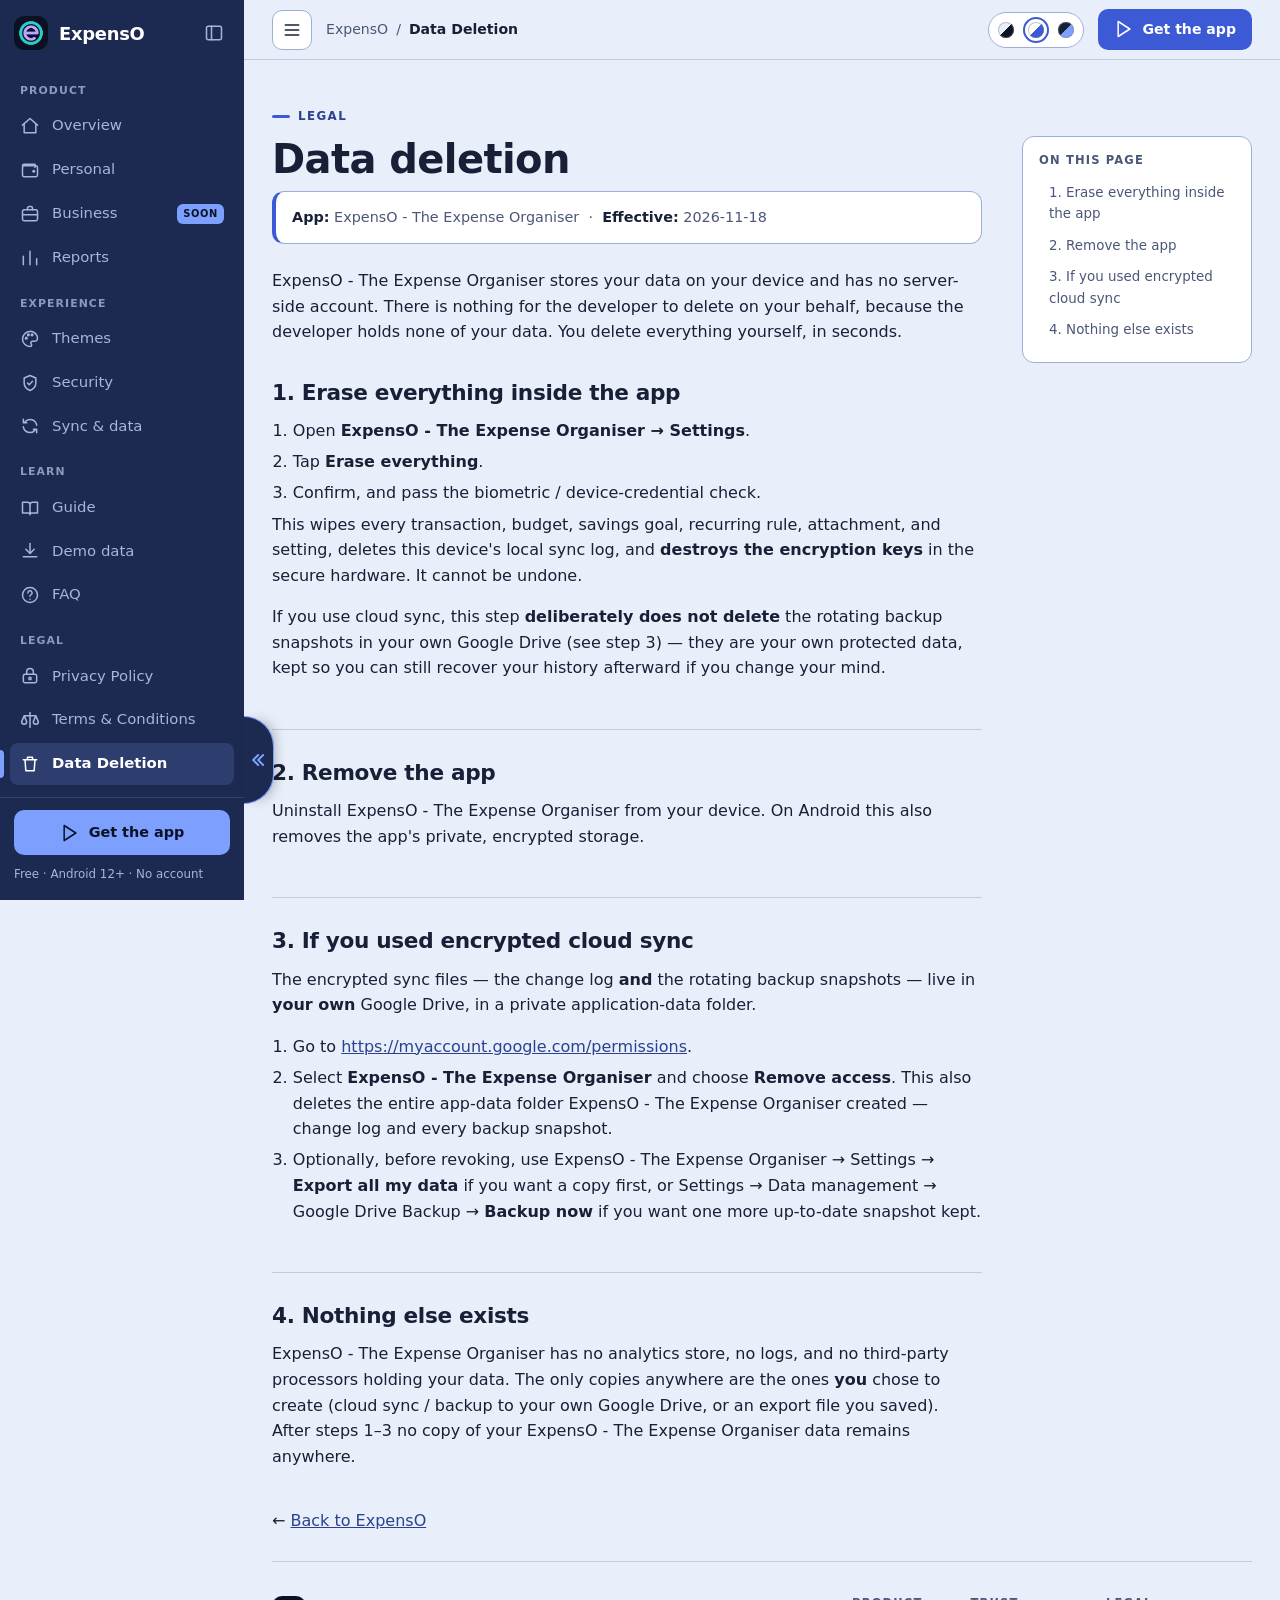
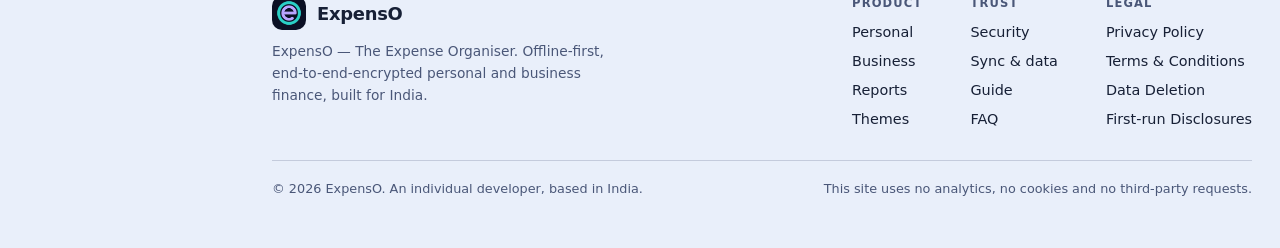
<file: data-deletion.html>
<!doctype html>
<html lang="en" data-theme="classic-light">
<head>
<meta charset="utf-8">
<meta name="viewport" content="width=device-width, initial-scale=1">
<title>Data Deletion — ExpensO</title>
<meta name="description" content="How to delete your ExpensO - The Expense Organiser data completely.">
<meta name="theme-color" content="#E9EFFA">

<link rel="icon" type="image/png" href="images/app-icon.png">
<link rel="apple-touch-icon" href="images/app-icon.png">
<link rel="stylesheet" href="site.css">
<script>
(function(){var r=document.documentElement,g=function(k){try{return localStorage.getItem(k)}catch(e){return null}};
var p=g('expenso-theme')||'classic-light',ok={system:1,'classic-light':1,'classic-dark':1};
if(!ok[p])p='classic-light';var t=p;
if(p==='system')t=window.matchMedia&&matchMedia('(prefers-color-scheme: dark)').matches?'classic-dark':'classic-light';
r.setAttribute('data-theme',t);r.setAttribute('data-pref',p);
var s=g('expenso-size');if(s)r.setAttribute('data-size',s);
var sb=g('expenso-sb');if((sb==='rail'||sb==='hidden')&&window.innerWidth>900)r.setAttribute('data-sb',sb);})();
</script>
</head>
<body>
<svg width="0" height="0" style="position:absolute" aria-hidden="true"><defs><symbol id="i-dashboard" viewBox="0 0 24 24"><rect x="3" y="3" width="8" height="8" rx="1.5"/><rect x="13" y="3" width="8" height="5" rx="1.5"/><rect x="13" y="10" width="8" height="11" rx="1.5"/><rect x="3" y="13" width="8" height="8" rx="1.5"/></symbol><symbol id="i-ledger" viewBox="0 0 24 24"><path d="M6 3h9l4 4v14H6z"/><path d="M9 9h7M9 13h7M9 17h4"/></symbol><symbol id="i-budgets" viewBox="0 0 24 24"><circle cx="12" cy="12" r="9"/><path d="M12 3v9l7 4"/></symbol><symbol id="i-reports" viewBox="0 0 24 24"><path d="M4 20V10M12 20V4M20 20v-7"/></symbol><symbol id="i-savings" viewBox="0 0 24 24"><circle cx="12" cy="12" r="9"/><circle cx="12" cy="12" r="4.2"/><circle cx="12" cy="12" r=".9" fill="currentColor" stroke="none"/></symbol><symbol id="i-settings" viewBox="0 0 24 24"><path d="M4 6h16M4 12h16M4 18h16"/><circle cx="9" cy="6" r="2" fill="var(--sb-bg, var(--card))"/><circle cx="16" cy="12" r="2" fill="var(--sb-bg, var(--card))"/><circle cx="11" cy="18" r="2" fill="var(--sb-bg, var(--card))"/></symbol><symbol id="i-home" viewBox="0 0 24 24"><path d="M3 11l9-8 9 8"/><path d="M5 10v10h14V10"/></symbol><symbol id="i-briefcase" viewBox="0 0 24 24"><rect x="3" y="7" width="18" height="13" rx="2"/><path d="M9 7V5a2 2 0 0 1 2-2h2a2 2 0 0 1 2 2v2M3 13h18"/></symbol><symbol id="i-invoice" viewBox="0 0 24 24"><path d="M6 3h9l4 4v14H6z"/><path d="M14 3v5h5M9 13h7M9 17h5"/></symbol><symbol id="i-box" viewBox="0 0 24 24"><path d="M21 8l-9-5-9 5v8l9 5 9-5z"/><path d="M3 8l9 5 9-5M12 13v8"/></symbol><symbol id="i-users" viewBox="0 0 24 24"><circle cx="9" cy="8" r="3.5"/><path d="M2.5 20a6.5 6.5 0 0 1 13 0"/><circle cx="17.5" cy="9" r="2.5"/><path d="M16.5 14.2A5.5 5.5 0 0 1 21.5 20"/></symbol><symbol id="i-shield" viewBox="0 0 24 24"><path d="M12 3l7 3v6c0 5-3.5 7.5-7 9-3.5-1.5-7-4-7-9V6z"/><path d="M9 12l2 2 4-4"/></symbol><symbol id="i-lock" viewBox="0 0 24 24"><rect x="4" y="10" width="16" height="10" rx="2"/><path d="M8 10V7a4 4 0 0 1 8 0v3"/></symbol><symbol id="i-lock-closed" viewBox="0 0 24 24"><rect x="4" y="10" width="16" height="10" rx="2"/><path d="M8 10V7a4 4 0 0 1 8 0v3"/><circle cx="12" cy="15" r="1.4"/></symbol><symbol id="i-eye-off" viewBox="0 0 24 24"><path d="M2 12s4-7 10-7 10 7 10 7-4 7-10 7S2 12 2 12z"/><path d="M3 3l18 18"/></symbol><symbol id="i-sync" viewBox="0 0 24 24"><path d="M20 11a8 8 0 0 0-14-4M4 4v4h4M4 13a8 8 0 0 0 14 4M20 20v-4h-4"/></symbol><symbol id="i-download" viewBox="0 0 24 24"><path d="M12 3v12"/><path d="M7 10l5 5 5-5"/><path d="M4 19h16"/></symbol><symbol id="i-upload" viewBox="0 0 24 24"><path d="M12 21V9"/><path d="M7 14l5-5 5 5"/><path d="M4 4h16"/></symbol><symbol id="i-play" viewBox="0 0 24 24"><path d="M5 3l14 9-14 9V3z"/></symbol><symbol id="i-check" viewBox="0 0 24 24"><path d="M20 6L9 17l-5-5"/></symbol><symbol id="i-palette" viewBox="0 0 24 24"><path d="M12 3a9 9 0 1 0 0 18c1.2 0 2-.8 2-1.8 0-.5-.2-.9-.5-1.3-.3-.4-.5-.8-.5-1.3 0-1 .8-1.8 1.8-1.8H17a4 4 0 0 0 4-4c0-4-4-8-9-8z"/><circle cx="7.5" cy="11" r="1"/><circle cx="10" cy="7" r="1"/><circle cx="14.5" cy="7" r="1"/></symbol><symbol id="i-book" viewBox="0 0 24 24"><path d="M3 5h6a3 3 0 0 1 3 3v12a2 2 0 0 0-2-2H3zM21 5h-6a3 3 0 0 0-3 3v12a2 2 0 0 1 2-2h7z"/></symbol><symbol id="i-help" viewBox="0 0 24 24"><circle cx="12" cy="12" r="9"/><path d="M9.5 9.5a2.5 2.5 0 1 1 3.5 2.3c-.7.3-1 .9-1 1.7M12 17h.01"/></symbol><symbol id="i-legal" viewBox="0 0 24 24"><path d="M12 3v18M5 7h14M5 7l-3 7a3 3 0 0 0 6 0zM19 7l-3 7a3 3 0 0 0 6 0z"/></symbol><symbol id="i-trash" viewBox="0 0 24 24"><path d="M4 7h16M9 7V4h6v3M6 7l1 13h10l1-13"/></symbol><symbol id="i-wifi" viewBox="0 0 24 24"><path d="M2 9a15 15 0 0 1 20 0M5 12.5a10 10 0 0 1 14 0M8.5 16a5 5 0 0 1 7 0"/><circle cx="12" cy="19.5" r=".8" fill="currentColor"/></symbol><symbol id="i-wifi-off" viewBox="0 0 24 24"><path d="M2 9a15 15 0 0 1 20 0M5 12.5a10 10 0 0 1 14 0M8.5 16a5 5 0 0 1 7 0"/><circle cx="12" cy="19.5" r=".8" fill="currentColor"/><path d="M3 3l18 18"/></symbol><symbol id="i-chevron" viewBox="0 0 24 24"><path d="M6 9l6 6 6-6"/></symbol><symbol id="i-menu" viewBox="0 0 24 24"><path d="M4 6h16M4 12h16M4 18h16"/></symbol><symbol id="i-panel" viewBox="0 0 24 24"><rect x="3" y="4" width="18" height="16" rx="2"/><path d="M9 4v16"/></symbol><symbol id="i-arrow" viewBox="0 0 24 24"><path d="M5 12h14M13 6l6 6-6 6"/></symbol><symbol id="i-card" viewBox="0 0 24 24"><rect x="2.5" y="5" width="19" height="14" rx="2"/><path d="M2.5 10h19"/></symbol><symbol id="i-tag" viewBox="0 0 24 24"><path d="M3 12V4h8l10 10-8 8z"/><circle cx="7.5" cy="8.5" r="1"/></symbol><symbol id="i-repeat" viewBox="0 0 24 24"><path d="M17 2l4 4-4 4M3 11V9a3 3 0 0 1 3-3h15M7 22l-4-4 4-4M21 13v2a3 3 0 0 1-3 3H3"/></symbol><symbol id="i-paperclip" viewBox="0 0 24 24"><path d="M20 12l-7.5 7.5a5 5 0 0 1-7-7L13 5a3.3 3.3 0 0 1 5 5l-7.5 7.5a1.7 1.7 0 0 1-2.4-2.4L15 8"/></symbol><symbol id="i-wallet" viewBox="0 0 24 24"><path d="M3 7a2 2 0 0 1 2-2h13v4"/><rect x="3" y="7" width="18" height="13" rx="2"/><circle cx="16.5" cy="13.5" r="1"/></symbol><symbol id="i-server" viewBox="0 0 24 24"><rect x="4" y="4" width="16" height="5" rx="1.5"/><rect x="4" y="10" width="16" height="5" rx="1.5"/><rect x="4" y="16" width="16" height="4" rx="1.5"/></symbol><symbol id="i-fingerprint" viewBox="0 0 24 24"><path d="M6 11a6 6 0 0 1 12 0v2a14 14 0 0 1-2 7M9 20c1-2 1.5-4.5 1.5-7a1.5 1.5 0 0 1 3 0c0 3-.5 5.5-2 8M3 14c.5-2 .5-4 .5-5a8.5 8.5 0 0 1 17 0"/></symbol><symbol id="i-no-shot" viewBox="0 0 24 24"><circle cx="12" cy="12" r="9"/><path d="M5.6 5.6l12.8 12.8"/></symbol><symbol id="i-megaphone" viewBox="0 0 24 24"><path d="M3 11v3a1 1 0 0 0 1 1h3l8 4V6L7 10H4a1 1 0 0 0-1 1zM18 9a4 4 0 0 1 0 6"/></symbol><symbol id="i-phone" viewBox="0 0 24 24"><rect x="7" y="2.5" width="10" height="19" rx="2"/><path d="M11 18.5h2"/></symbol><symbol id="i-chevrons" viewBox="0 0 24 24"><path d="M7 6l6 6-6 6M13 6l6 6-6 6"/></symbol><symbol id="i-cloud" viewBox="0 0 24 24"><path d="M7 18a4.5 4.5 0 0 1-.4-9A6 6 0 0 1 18 10a4 4 0 0 1-.5 8z"/></symbol></defs></svg>
<a class="skip" href="#main">Skip to content</a>
<div class="app">
<aside class="sidebar" id="sidebar" aria-label="Site navigation">
  <div class="sb-head">
    <a class="sb-brand" href="index.html#top" title="ExpensO"><img src="images/app-icon.png" width="34" height="34" alt=""><span class="sb-label">ExpensO</span></a>
    <button class="sb-collapse" id="sb-collapse" type="button" aria-label="Collapse the menu" title="Collapse menu"><svg class="ico" aria-hidden="true"><use href="#i-panel"/></svg></button>
  </div>
  <nav class="sb-nav">
<p class="sb-group sb-label">Product</p>
<a class="sb-link" href="index.html#top" title="Overview"><svg class="ico" aria-hidden="true"><use href="#i-home"/></svg><span class="sb-label">Overview</span></a>
<a class="sb-link" href="index.html#personal" title="Personal"><svg class="ico" aria-hidden="true"><use href="#i-wallet"/></svg><span class="sb-label">Personal</span></a>
<a class="sb-link" href="index.html#business" title="Business"><svg class="ico" aria-hidden="true"><use href="#i-briefcase"/></svg><span class="sb-label">Business</span><span class="tag">Soon</span></a>
<a class="sb-link" href="index.html#reports" title="Reports"><svg class="ico" aria-hidden="true"><use href="#i-reports"/></svg><span class="sb-label">Reports</span></a>
<p class="sb-group sb-label">Experience</p>
<a class="sb-link" href="index.html#themes" title="Themes"><svg class="ico" aria-hidden="true"><use href="#i-palette"/></svg><span class="sb-label">Themes</span></a>
<a class="sb-link" href="index.html#security" title="Security"><svg class="ico" aria-hidden="true"><use href="#i-shield"/></svg><span class="sb-label">Security</span></a>
<a class="sb-link" href="index.html#data" title="Sync &amp; data"><svg class="ico" aria-hidden="true"><use href="#i-sync"/></svg><span class="sb-label">Sync &amp; data</span></a>
<p class="sb-group sb-label">Learn</p>
<a class="sb-link" href="index.html#guide" title="Guide"><svg class="ico" aria-hidden="true"><use href="#i-book"/></svg><span class="sb-label">Guide</span></a>
<a class="sb-link" href="index.html#downloads" title="Demo data"><svg class="ico" aria-hidden="true"><use href="#i-download"/></svg><span class="sb-label">Demo data</span></a>
<a class="sb-link" href="index.html#faq" title="FAQ"><svg class="ico" aria-hidden="true"><use href="#i-help"/></svg><span class="sb-label">FAQ</span></a>
<p class="sb-group sb-label">Legal</p>
<a class="sb-link" href="privacy.html" title="Privacy Policy"><svg class="ico" aria-hidden="true"><use href="#i-lock-closed"/></svg><span class="sb-label">Privacy Policy</span></a>
<a class="sb-link" href="terms.html" title="Terms &amp; Conditions"><svg class="ico" aria-hidden="true"><use href="#i-legal"/></svg><span class="sb-label">Terms &amp; Conditions</span></a>
<a class="sb-link active" aria-current="page" href="data-deletion.html" title="Data Deletion"><svg class="ico" aria-hidden="true"><use href="#i-trash"/></svg><span class="sb-label">Data Deletion</span></a>
<a class="sb-link" href="disclosures.html" title="First-run Disclosures"><svg class="ico" aria-hidden="true"><use href="#i-megaphone"/></svg><span class="sb-label">First-run Disclosures</span></a>
  </nav>
  <div class="sb-foot">
    <a class="sb-cta" href="https://play.google.com/store/apps/details?id=com.expenso.expenso" title="Get it on Google Play"><svg class="ico" aria-hidden="true"><use href="#i-play"/></svg><span class="sb-label">Get the app</span></a>
    <p class="sb-note sb-label">Free · Android 12+ · No account</p>
  </div>
</aside>
<button class="sb-tab" id="sb-tab" type="button" aria-label="Open or close the menu" title="Pull to open or close the menu"><svg class="ico" aria-hidden="true"><use href="#i-chevrons"/></svg></button>
<div class="scrim" id="scrim"></div>
<div class="main">
  <header class="topbar">
    <button class="menu-btn" id="menu-btn" type="button" aria-label="Open menu" aria-expanded="false" aria-controls="sidebar"><svg class="ico" aria-hidden="true"><use href="#i-menu"/></svg></button>
    <div class="crumb"><span>ExpensO</span><span class="sep" aria-hidden="true">/</span><strong id="crumb-current">Data Deletion</strong></div>
    <span class="top-spacer"></span>
    <div class="theme-dots" role="group" aria-label="Theme"><button type="button" data-set-theme="system" aria-pressed="false" title="System" aria-label="System theme"><i class="sw-system"></i></button><button type="button" data-set-theme="classic-light" aria-pressed="false" title="Light" aria-label="Light theme"><i class="sw-light"></i></button><button type="button" data-set-theme="classic-dark" aria-pressed="false" title="Dark" aria-label="Dark theme"><i class="sw-dark"></i></button></div>
    <a class="top-cta" href="https://play.google.com/store/apps/details?id=com.expenso.expenso"><svg class="ico" aria-hidden="true"><use href="#i-play"/></svg><span>Get the app</span></a>
  </header>
  <main id="main" class="page">
<div class="doc-head"><span class="eyebrow">Legal</span></div>
<div class="doc-layout" style="padding-top:0">
<article class="doc"><h1>Data deletion</h1><p class="meta"><strong>App:</strong> ExpensO - The Expense Organiser &nbsp;·&nbsp; <strong>Effective:</strong> 2026-11-18</p>
<p>ExpensO - The Expense Organiser stores your data on your device and has no server-side account. There is nothing for the developer to delete on your behalf, because the developer holds none of your data. You delete everything yourself, in seconds.</p>
<h2 id="erase-everything-inside-the-app">1. Erase everything inside the app</h2>
<ol><li>Open <strong>ExpensO - The Expense Organiser → Settings</strong>.</li><li>Tap <strong>Erase everything</strong>.</li><li>Confirm, and pass the biometric / device-credential check.</li></ol>
<p>This wipes every transaction, budget, savings goal, recurring rule, attachment, and setting, deletes this device's local sync log, and <strong>destroys the encryption keys</strong> in the secure hardware. It cannot be undone.</p>
<p>If you use cloud sync, this step <strong>deliberately does not delete</strong> the rotating backup snapshots in your own Google Drive (see step 3) — they are your own protected data, kept so you can still recover your history afterward if you change your mind.</p>
<h2 id="remove-the-app">2. Remove the app</h2>
<p>Uninstall ExpensO - The Expense Organiser from your device. On Android this also removes the app's private, encrypted storage.</p>
<h2 id="if-you-used-encrypted-cloud-sync">3. If you used encrypted cloud sync</h2>
<p>The encrypted sync files — the change log <strong>and</strong> the rotating backup snapshots — live in <strong>your own</strong> Google Drive, in a private application-data folder.</p>
<ol><li>Go to <a href="https://myaccount.google.com/permissions">https://myaccount.google.com/permissions</a>.</li><li>Select <strong>ExpensO - The Expense Organiser</strong> and choose <strong>Remove access</strong>. This also deletes the entire app-data folder ExpensO - The Expense Organiser created — change log and every backup snapshot.</li><li>Optionally, before revoking, use ExpensO - The Expense Organiser → Settings → <strong>Export all my data</strong> if you want a copy first, or Settings → Data management → Google Drive Backup → <strong>Backup now</strong> if you want one more up-to-date snapshot kept.</li></ol>
<h2 id="nothing-else-exists">4. Nothing else exists</h2>
<p>ExpensO - The Expense Organiser has no analytics store, no logs, and no third-party processors holding your data. The only copies anywhere are the ones <strong>you</strong> chose to create (cloud sync / backup to your own Google Drive, or an export file you saved). After steps 1–3 no copy of your ExpensO - The Expense Organiser data remains anywhere.</p>
<p style="margin-top:2.4em">&larr; <a href="index.html">Back to ExpensO</a></p></article>
<aside class="toc" aria-label="On this page"><h5>On this page</h5><a href="#erase-everything-inside-the-app">1. Erase everything inside the app</a><a href="#remove-the-app">2. Remove the app</a><a href="#if-you-used-encrypted-cloud-sync">3. If you used encrypted cloud sync</a><a href="#nothing-else-exists">4. Nothing else exists</a></aside>
</div>
  <footer class="site-foot">
    <div class="container">
      <div class="foot-grid">
        <div><a class="sb-brand" style="color:var(--ink)" href="index.html#top"><img src="images/app-icon.png" width="34" height="34" alt="" style="border-radius:10px"> ExpensO</a>
          <p style="margin-top:10px">ExpensO — The Expense Organiser. Offline-first, end-to-end-encrypted personal and business finance, built for India.</p></div>
        <div class="foot-cols">
          <div><h5>Product</h5><a href="index.html#personal">Personal</a><a href="index.html#business">Business</a><a href="index.html#reports">Reports</a><a href="index.html#themes">Themes</a></div>
          <div><h5>Trust</h5><a href="index.html#security">Security</a><a href="index.html#data">Sync &amp; data</a><a href="index.html#guide">Guide</a><a href="index.html#faq">FAQ</a></div>
          <div><h5>Legal</h5><a href="privacy.html">Privacy Policy</a><a href="terms.html">Terms &amp; Conditions</a><a href="data-deletion.html">Data Deletion</a><a href="disclosures.html">First-run Disclosures</a></div>
        </div>
      </div>
      <div class="foot-bottom"><span>© 2026 ExpensO. An individual developer, based in India.</span><span>This site uses no analytics, no cookies and no third-party requests.</span></div>
    </div>
  </footer>
  </main>
</div>
</div>
<script src="site.js"></script>
</body>
</html>
</file>
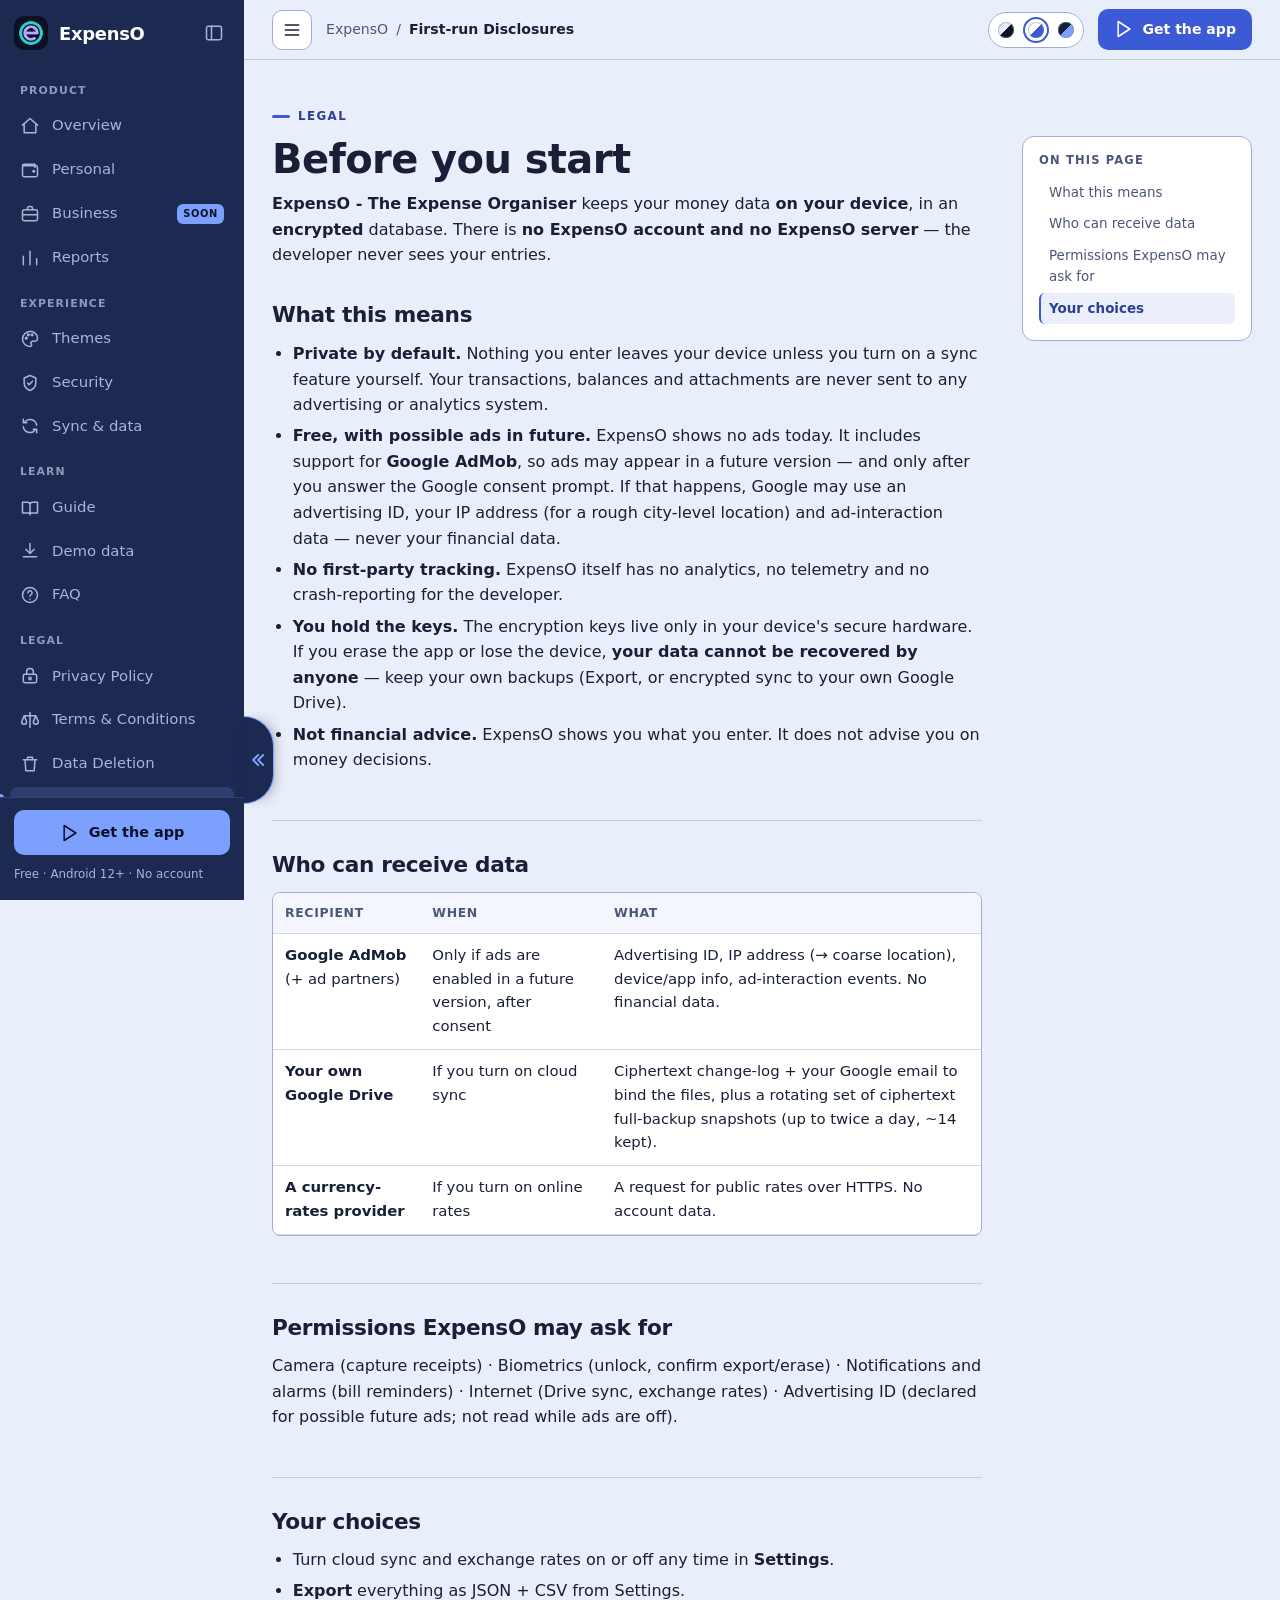
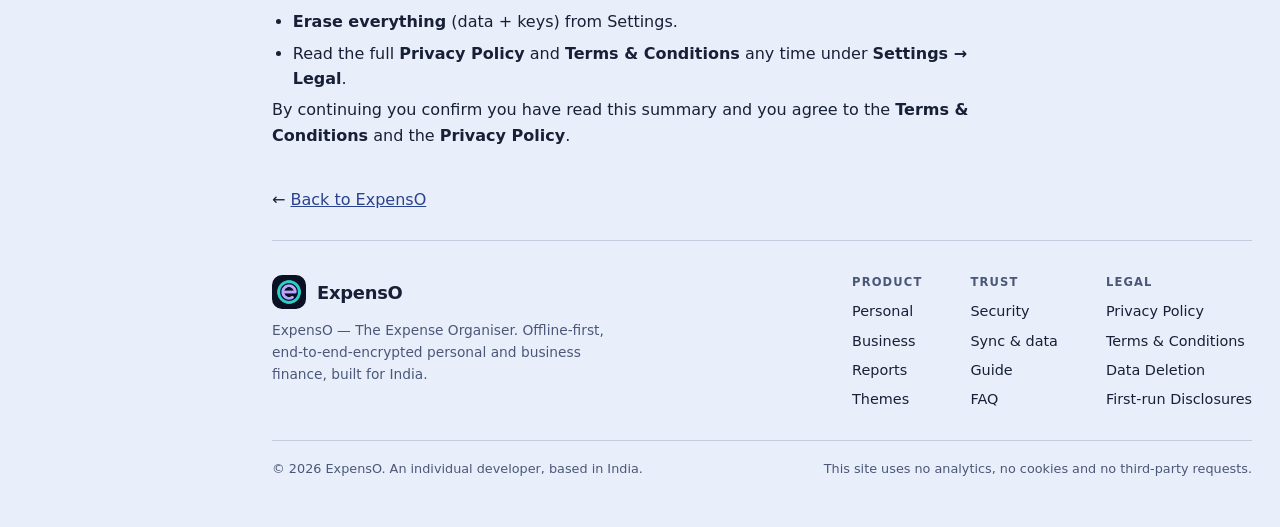
<file: disclosures.html>
<!doctype html>
<html lang="en" data-theme="classic-light">
<head>
<meta charset="utf-8">
<meta name="viewport" content="width=device-width, initial-scale=1">
<title>First-run Disclosures — ExpensO</title>
<meta name="description" content="The first-run in-app disclosure summary for ExpensO.">
<meta name="theme-color" content="#E9EFFA">

<link rel="icon" type="image/png" href="images/app-icon.png">
<link rel="apple-touch-icon" href="images/app-icon.png">
<link rel="stylesheet" href="site.css">
<script>
(function(){var r=document.documentElement,g=function(k){try{return localStorage.getItem(k)}catch(e){return null}};
var p=g('expenso-theme')||'classic-light',ok={system:1,'classic-light':1,'classic-dark':1};
if(!ok[p])p='classic-light';var t=p;
if(p==='system')t=window.matchMedia&&matchMedia('(prefers-color-scheme: dark)').matches?'classic-dark':'classic-light';
r.setAttribute('data-theme',t);r.setAttribute('data-pref',p);
var s=g('expenso-size');if(s)r.setAttribute('data-size',s);
var sb=g('expenso-sb');if((sb==='rail'||sb==='hidden')&&window.innerWidth>900)r.setAttribute('data-sb',sb);})();
</script>
</head>
<body>
<svg width="0" height="0" style="position:absolute" aria-hidden="true"><defs><symbol id="i-dashboard" viewBox="0 0 24 24"><rect x="3" y="3" width="8" height="8" rx="1.5"/><rect x="13" y="3" width="8" height="5" rx="1.5"/><rect x="13" y="10" width="8" height="11" rx="1.5"/><rect x="3" y="13" width="8" height="8" rx="1.5"/></symbol><symbol id="i-ledger" viewBox="0 0 24 24"><path d="M6 3h9l4 4v14H6z"/><path d="M9 9h7M9 13h7M9 17h4"/></symbol><symbol id="i-budgets" viewBox="0 0 24 24"><circle cx="12" cy="12" r="9"/><path d="M12 3v9l7 4"/></symbol><symbol id="i-reports" viewBox="0 0 24 24"><path d="M4 20V10M12 20V4M20 20v-7"/></symbol><symbol id="i-savings" viewBox="0 0 24 24"><circle cx="12" cy="12" r="9"/><circle cx="12" cy="12" r="4.2"/><circle cx="12" cy="12" r=".9" fill="currentColor" stroke="none"/></symbol><symbol id="i-settings" viewBox="0 0 24 24"><path d="M4 6h16M4 12h16M4 18h16"/><circle cx="9" cy="6" r="2" fill="var(--sb-bg, var(--card))"/><circle cx="16" cy="12" r="2" fill="var(--sb-bg, var(--card))"/><circle cx="11" cy="18" r="2" fill="var(--sb-bg, var(--card))"/></symbol><symbol id="i-home" viewBox="0 0 24 24"><path d="M3 11l9-8 9 8"/><path d="M5 10v10h14V10"/></symbol><symbol id="i-briefcase" viewBox="0 0 24 24"><rect x="3" y="7" width="18" height="13" rx="2"/><path d="M9 7V5a2 2 0 0 1 2-2h2a2 2 0 0 1 2 2v2M3 13h18"/></symbol><symbol id="i-invoice" viewBox="0 0 24 24"><path d="M6 3h9l4 4v14H6z"/><path d="M14 3v5h5M9 13h7M9 17h5"/></symbol><symbol id="i-box" viewBox="0 0 24 24"><path d="M21 8l-9-5-9 5v8l9 5 9-5z"/><path d="M3 8l9 5 9-5M12 13v8"/></symbol><symbol id="i-users" viewBox="0 0 24 24"><circle cx="9" cy="8" r="3.5"/><path d="M2.5 20a6.5 6.5 0 0 1 13 0"/><circle cx="17.5" cy="9" r="2.5"/><path d="M16.5 14.2A5.5 5.5 0 0 1 21.5 20"/></symbol><symbol id="i-shield" viewBox="0 0 24 24"><path d="M12 3l7 3v6c0 5-3.5 7.5-7 9-3.5-1.5-7-4-7-9V6z"/><path d="M9 12l2 2 4-4"/></symbol><symbol id="i-lock" viewBox="0 0 24 24"><rect x="4" y="10" width="16" height="10" rx="2"/><path d="M8 10V7a4 4 0 0 1 8 0v3"/></symbol><symbol id="i-lock-closed" viewBox="0 0 24 24"><rect x="4" y="10" width="16" height="10" rx="2"/><path d="M8 10V7a4 4 0 0 1 8 0v3"/><circle cx="12" cy="15" r="1.4"/></symbol><symbol id="i-eye-off" viewBox="0 0 24 24"><path d="M2 12s4-7 10-7 10 7 10 7-4 7-10 7S2 12 2 12z"/><path d="M3 3l18 18"/></symbol><symbol id="i-sync" viewBox="0 0 24 24"><path d="M20 11a8 8 0 0 0-14-4M4 4v4h4M4 13a8 8 0 0 0 14 4M20 20v-4h-4"/></symbol><symbol id="i-download" viewBox="0 0 24 24"><path d="M12 3v12"/><path d="M7 10l5 5 5-5"/><path d="M4 19h16"/></symbol><symbol id="i-upload" viewBox="0 0 24 24"><path d="M12 21V9"/><path d="M7 14l5-5 5 5"/><path d="M4 4h16"/></symbol><symbol id="i-play" viewBox="0 0 24 24"><path d="M5 3l14 9-14 9V3z"/></symbol><symbol id="i-check" viewBox="0 0 24 24"><path d="M20 6L9 17l-5-5"/></symbol><symbol id="i-palette" viewBox="0 0 24 24"><path d="M12 3a9 9 0 1 0 0 18c1.2 0 2-.8 2-1.8 0-.5-.2-.9-.5-1.3-.3-.4-.5-.8-.5-1.3 0-1 .8-1.8 1.8-1.8H17a4 4 0 0 0 4-4c0-4-4-8-9-8z"/><circle cx="7.5" cy="11" r="1"/><circle cx="10" cy="7" r="1"/><circle cx="14.5" cy="7" r="1"/></symbol><symbol id="i-book" viewBox="0 0 24 24"><path d="M3 5h6a3 3 0 0 1 3 3v12a2 2 0 0 0-2-2H3zM21 5h-6a3 3 0 0 0-3 3v12a2 2 0 0 1 2-2h7z"/></symbol><symbol id="i-help" viewBox="0 0 24 24"><circle cx="12" cy="12" r="9"/><path d="M9.5 9.5a2.5 2.5 0 1 1 3.5 2.3c-.7.3-1 .9-1 1.7M12 17h.01"/></symbol><symbol id="i-legal" viewBox="0 0 24 24"><path d="M12 3v18M5 7h14M5 7l-3 7a3 3 0 0 0 6 0zM19 7l-3 7a3 3 0 0 0 6 0z"/></symbol><symbol id="i-trash" viewBox="0 0 24 24"><path d="M4 7h16M9 7V4h6v3M6 7l1 13h10l1-13"/></symbol><symbol id="i-wifi" viewBox="0 0 24 24"><path d="M2 9a15 15 0 0 1 20 0M5 12.5a10 10 0 0 1 14 0M8.5 16a5 5 0 0 1 7 0"/><circle cx="12" cy="19.5" r=".8" fill="currentColor"/></symbol><symbol id="i-wifi-off" viewBox="0 0 24 24"><path d="M2 9a15 15 0 0 1 20 0M5 12.5a10 10 0 0 1 14 0M8.5 16a5 5 0 0 1 7 0"/><circle cx="12" cy="19.5" r=".8" fill="currentColor"/><path d="M3 3l18 18"/></symbol><symbol id="i-chevron" viewBox="0 0 24 24"><path d="M6 9l6 6 6-6"/></symbol><symbol id="i-menu" viewBox="0 0 24 24"><path d="M4 6h16M4 12h16M4 18h16"/></symbol><symbol id="i-panel" viewBox="0 0 24 24"><rect x="3" y="4" width="18" height="16" rx="2"/><path d="M9 4v16"/></symbol><symbol id="i-arrow" viewBox="0 0 24 24"><path d="M5 12h14M13 6l6 6-6 6"/></symbol><symbol id="i-card" viewBox="0 0 24 24"><rect x="2.5" y="5" width="19" height="14" rx="2"/><path d="M2.5 10h19"/></symbol><symbol id="i-tag" viewBox="0 0 24 24"><path d="M3 12V4h8l10 10-8 8z"/><circle cx="7.5" cy="8.5" r="1"/></symbol><symbol id="i-repeat" viewBox="0 0 24 24"><path d="M17 2l4 4-4 4M3 11V9a3 3 0 0 1 3-3h15M7 22l-4-4 4-4M21 13v2a3 3 0 0 1-3 3H3"/></symbol><symbol id="i-paperclip" viewBox="0 0 24 24"><path d="M20 12l-7.5 7.5a5 5 0 0 1-7-7L13 5a3.3 3.3 0 0 1 5 5l-7.5 7.5a1.7 1.7 0 0 1-2.4-2.4L15 8"/></symbol><symbol id="i-wallet" viewBox="0 0 24 24"><path d="M3 7a2 2 0 0 1 2-2h13v4"/><rect x="3" y="7" width="18" height="13" rx="2"/><circle cx="16.5" cy="13.5" r="1"/></symbol><symbol id="i-server" viewBox="0 0 24 24"><rect x="4" y="4" width="16" height="5" rx="1.5"/><rect x="4" y="10" width="16" height="5" rx="1.5"/><rect x="4" y="16" width="16" height="4" rx="1.5"/></symbol><symbol id="i-fingerprint" viewBox="0 0 24 24"><path d="M6 11a6 6 0 0 1 12 0v2a14 14 0 0 1-2 7M9 20c1-2 1.5-4.5 1.5-7a1.5 1.5 0 0 1 3 0c0 3-.5 5.5-2 8M3 14c.5-2 .5-4 .5-5a8.5 8.5 0 0 1 17 0"/></symbol><symbol id="i-no-shot" viewBox="0 0 24 24"><circle cx="12" cy="12" r="9"/><path d="M5.6 5.6l12.8 12.8"/></symbol><symbol id="i-megaphone" viewBox="0 0 24 24"><path d="M3 11v3a1 1 0 0 0 1 1h3l8 4V6L7 10H4a1 1 0 0 0-1 1zM18 9a4 4 0 0 1 0 6"/></symbol><symbol id="i-phone" viewBox="0 0 24 24"><rect x="7" y="2.5" width="10" height="19" rx="2"/><path d="M11 18.5h2"/></symbol><symbol id="i-chevrons" viewBox="0 0 24 24"><path d="M7 6l6 6-6 6M13 6l6 6-6 6"/></symbol><symbol id="i-cloud" viewBox="0 0 24 24"><path d="M7 18a4.5 4.5 0 0 1-.4-9A6 6 0 0 1 18 10a4 4 0 0 1-.5 8z"/></symbol></defs></svg>
<a class="skip" href="#main">Skip to content</a>
<div class="app">
<aside class="sidebar" id="sidebar" aria-label="Site navigation">
  <div class="sb-head">
    <a class="sb-brand" href="index.html#top" title="ExpensO"><img src="images/app-icon.png" width="34" height="34" alt=""><span class="sb-label">ExpensO</span></a>
    <button class="sb-collapse" id="sb-collapse" type="button" aria-label="Collapse the menu" title="Collapse menu"><svg class="ico" aria-hidden="true"><use href="#i-panel"/></svg></button>
  </div>
  <nav class="sb-nav">
<p class="sb-group sb-label">Product</p>
<a class="sb-link" href="index.html#top" title="Overview"><svg class="ico" aria-hidden="true"><use href="#i-home"/></svg><span class="sb-label">Overview</span></a>
<a class="sb-link" href="index.html#personal" title="Personal"><svg class="ico" aria-hidden="true"><use href="#i-wallet"/></svg><span class="sb-label">Personal</span></a>
<a class="sb-link" href="index.html#business" title="Business"><svg class="ico" aria-hidden="true"><use href="#i-briefcase"/></svg><span class="sb-label">Business</span><span class="tag">Soon</span></a>
<a class="sb-link" href="index.html#reports" title="Reports"><svg class="ico" aria-hidden="true"><use href="#i-reports"/></svg><span class="sb-label">Reports</span></a>
<p class="sb-group sb-label">Experience</p>
<a class="sb-link" href="index.html#themes" title="Themes"><svg class="ico" aria-hidden="true"><use href="#i-palette"/></svg><span class="sb-label">Themes</span></a>
<a class="sb-link" href="index.html#security" title="Security"><svg class="ico" aria-hidden="true"><use href="#i-shield"/></svg><span class="sb-label">Security</span></a>
<a class="sb-link" href="index.html#data" title="Sync &amp; data"><svg class="ico" aria-hidden="true"><use href="#i-sync"/></svg><span class="sb-label">Sync &amp; data</span></a>
<p class="sb-group sb-label">Learn</p>
<a class="sb-link" href="index.html#guide" title="Guide"><svg class="ico" aria-hidden="true"><use href="#i-book"/></svg><span class="sb-label">Guide</span></a>
<a class="sb-link" href="index.html#downloads" title="Demo data"><svg class="ico" aria-hidden="true"><use href="#i-download"/></svg><span class="sb-label">Demo data</span></a>
<a class="sb-link" href="index.html#faq" title="FAQ"><svg class="ico" aria-hidden="true"><use href="#i-help"/></svg><span class="sb-label">FAQ</span></a>
<p class="sb-group sb-label">Legal</p>
<a class="sb-link" href="privacy.html" title="Privacy Policy"><svg class="ico" aria-hidden="true"><use href="#i-lock-closed"/></svg><span class="sb-label">Privacy Policy</span></a>
<a class="sb-link" href="terms.html" title="Terms &amp; Conditions"><svg class="ico" aria-hidden="true"><use href="#i-legal"/></svg><span class="sb-label">Terms &amp; Conditions</span></a>
<a class="sb-link" href="data-deletion.html" title="Data Deletion"><svg class="ico" aria-hidden="true"><use href="#i-trash"/></svg><span class="sb-label">Data Deletion</span></a>
<a class="sb-link active" aria-current="page" href="disclosures.html" title="First-run Disclosures"><svg class="ico" aria-hidden="true"><use href="#i-megaphone"/></svg><span class="sb-label">First-run Disclosures</span></a>
  </nav>
  <div class="sb-foot">
    <a class="sb-cta" href="https://play.google.com/store/apps/details?id=com.expenso.expenso" title="Get it on Google Play"><svg class="ico" aria-hidden="true"><use href="#i-play"/></svg><span class="sb-label">Get the app</span></a>
    <p class="sb-note sb-label">Free · Android 12+ · No account</p>
  </div>
</aside>
<button class="sb-tab" id="sb-tab" type="button" aria-label="Open or close the menu" title="Pull to open or close the menu"><svg class="ico" aria-hidden="true"><use href="#i-chevrons"/></svg></button>
<div class="scrim" id="scrim"></div>
<div class="main">
  <header class="topbar">
    <button class="menu-btn" id="menu-btn" type="button" aria-label="Open menu" aria-expanded="false" aria-controls="sidebar"><svg class="ico" aria-hidden="true"><use href="#i-menu"/></svg></button>
    <div class="crumb"><span>ExpensO</span><span class="sep" aria-hidden="true">/</span><strong id="crumb-current">First-run Disclosures</strong></div>
    <span class="top-spacer"></span>
    <div class="theme-dots" role="group" aria-label="Theme"><button type="button" data-set-theme="system" aria-pressed="false" title="System" aria-label="System theme"><i class="sw-system"></i></button><button type="button" data-set-theme="classic-light" aria-pressed="false" title="Light" aria-label="Light theme"><i class="sw-light"></i></button><button type="button" data-set-theme="classic-dark" aria-pressed="false" title="Dark" aria-label="Dark theme"><i class="sw-dark"></i></button></div>
    <a class="top-cta" href="https://play.google.com/store/apps/details?id=com.expenso.expenso"><svg class="ico" aria-hidden="true"><use href="#i-play"/></svg><span>Get the app</span></a>
  </header>
  <main id="main" class="page">
<div class="doc-head"><span class="eyebrow">Legal</span></div>
<div class="doc-layout" style="padding-top:0">
<article class="doc"><h1>Before you start</h1>
<p><strong>ExpensO - The Expense Organiser</strong> keeps your money data <strong>on your device</strong>, in an <strong>encrypted</strong> database. There is <strong>no ExpensO account and no ExpensO server</strong> — the developer never sees your entries.</p>
<h2 id="what-this-means">What this means</h2>
<ul><li><strong>Private by default.</strong> Nothing you enter leaves your device unless you turn on a sync feature yourself. Your transactions, balances and attachments are never sent to any advertising or analytics system.</li><li><strong>Free, with possible ads in future.</strong> ExpensO shows no ads today. It includes support for <strong>Google AdMob</strong>, so ads may appear in a future version — and only after you answer the Google consent prompt. If that happens, Google may use an advertising ID, your IP address (for a rough city-level location) and ad-interaction data — never your financial data.</li><li><strong>No first-party tracking.</strong> ExpensO itself has no analytics, no telemetry and no crash-reporting for the developer.</li><li><strong>You hold the keys.</strong> The encryption keys live only in your device's secure hardware. If you erase the app or lose the device, <strong>your data cannot be recovered by anyone</strong> — keep your own backups (Export, or encrypted sync to your own Google Drive).</li><li><strong>Not financial advice.</strong> ExpensO shows you what you enter. It does not advise you on money decisions.</li></ul>
<h2 id="who-can-receive-data">Who can receive data</h2>
<table><thead><tr><th>Recipient</th><th>When</th><th>What</th></tr></thead><tbody><tr><td><strong>Google AdMob</strong> (+ ad partners)</td><td>Only if ads are enabled in a future version, after consent</td><td>Advertising ID, IP address (→ coarse location), device/app info, ad-interaction events. No financial data.</td></tr><tr><td><strong>Your own Google Drive</strong></td><td>If you turn on cloud sync</td><td>Ciphertext change-log + your Google email to bind the files, plus a rotating set of ciphertext full-backup snapshots (up to twice a day, ~14 kept).</td></tr><tr><td><strong>A currency-rates provider</strong></td><td>If you turn on online rates</td><td>A request for public rates over HTTPS. No account data.</td></tr></tbody></table>
<h2 id="permissions-expenso-may-ask-for">Permissions ExpensO may ask for</h2>
<p>Camera (capture receipts) · Biometrics (unlock, confirm export/erase) · Notifications and alarms (bill reminders) · Internet (Drive sync, exchange rates) · Advertising ID (declared for possible future ads; not read while ads are off).</p>
<h2 id="your-choices">Your choices</h2>
<ul><li>Turn cloud sync and exchange rates on or off any time in <strong>Settings</strong>.</li><li><strong>Export</strong> everything as JSON + CSV from Settings.</li><li><strong>Erase everything</strong> (data + keys) from Settings.</li><li>Read the full <strong>Privacy Policy</strong> and <strong>Terms &amp; Conditions</strong> any time under <strong>Settings → Legal</strong>.</li></ul>
<p>By continuing you confirm you have read this summary and you agree to the <strong>Terms &amp; Conditions</strong> and the <strong>Privacy Policy</strong>.</p>
<p style="margin-top:2.4em">&larr; <a href="index.html">Back to ExpensO</a></p></article>
<aside class="toc" aria-label="On this page"><h5>On this page</h5><a href="#what-this-means">What this means</a><a href="#who-can-receive-data">Who can receive data</a><a href="#permissions-expenso-may-ask-for">Permissions ExpensO may ask for</a><a href="#your-choices">Your choices</a></aside>
</div>
  <footer class="site-foot">
    <div class="container">
      <div class="foot-grid">
        <div><a class="sb-brand" style="color:var(--ink)" href="index.html#top"><img src="images/app-icon.png" width="34" height="34" alt="" style="border-radius:10px"> ExpensO</a>
          <p style="margin-top:10px">ExpensO — The Expense Organiser. Offline-first, end-to-end-encrypted personal and business finance, built for India.</p></div>
        <div class="foot-cols">
          <div><h5>Product</h5><a href="index.html#personal">Personal</a><a href="index.html#business">Business</a><a href="index.html#reports">Reports</a><a href="index.html#themes">Themes</a></div>
          <div><h5>Trust</h5><a href="index.html#security">Security</a><a href="index.html#data">Sync &amp; data</a><a href="index.html#guide">Guide</a><a href="index.html#faq">FAQ</a></div>
          <div><h5>Legal</h5><a href="privacy.html">Privacy Policy</a><a href="terms.html">Terms &amp; Conditions</a><a href="data-deletion.html">Data Deletion</a><a href="disclosures.html">First-run Disclosures</a></div>
        </div>
      </div>
      <div class="foot-bottom"><span>© 2026 ExpensO. An individual developer, based in India.</span><span>This site uses no analytics, no cookies and no third-party requests.</span></div>
    </div>
  </footer>
  </main>
</div>
</div>
<script src="site.js"></script>
</body>
</html>
</file>
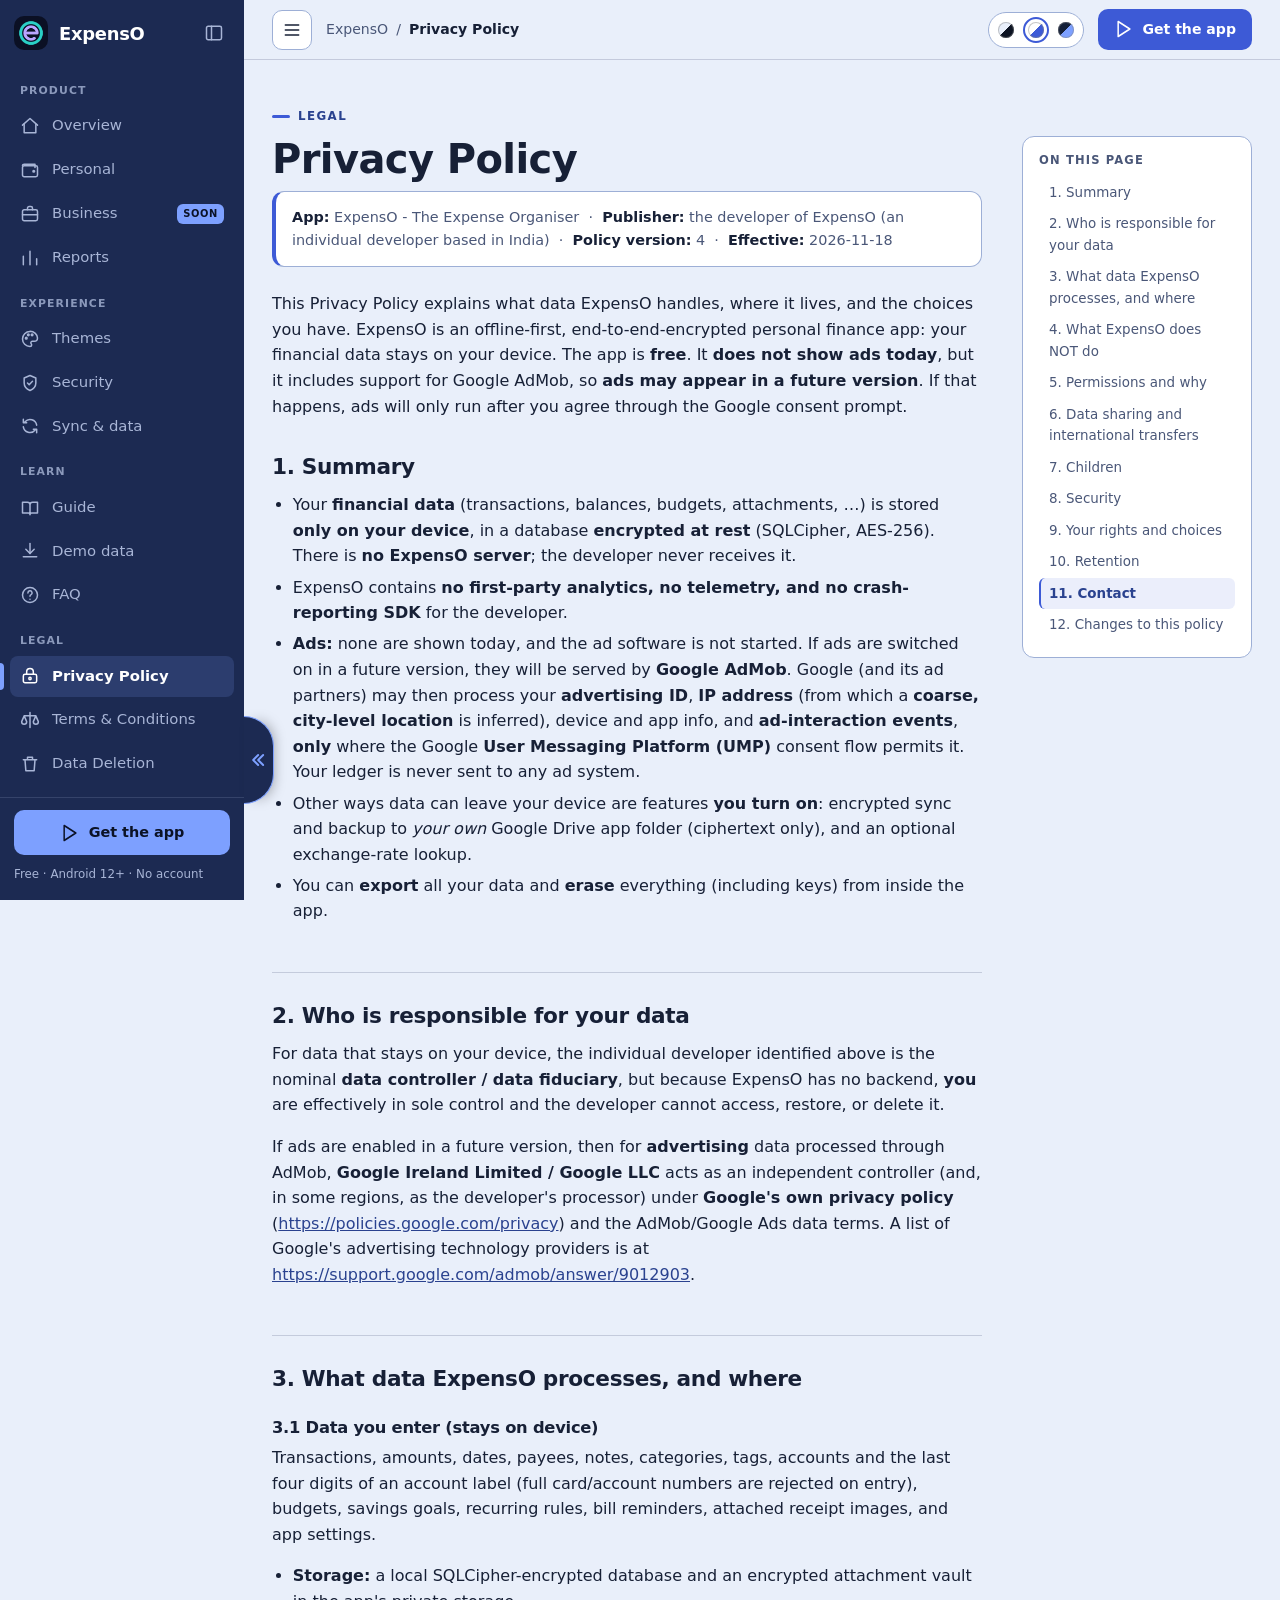
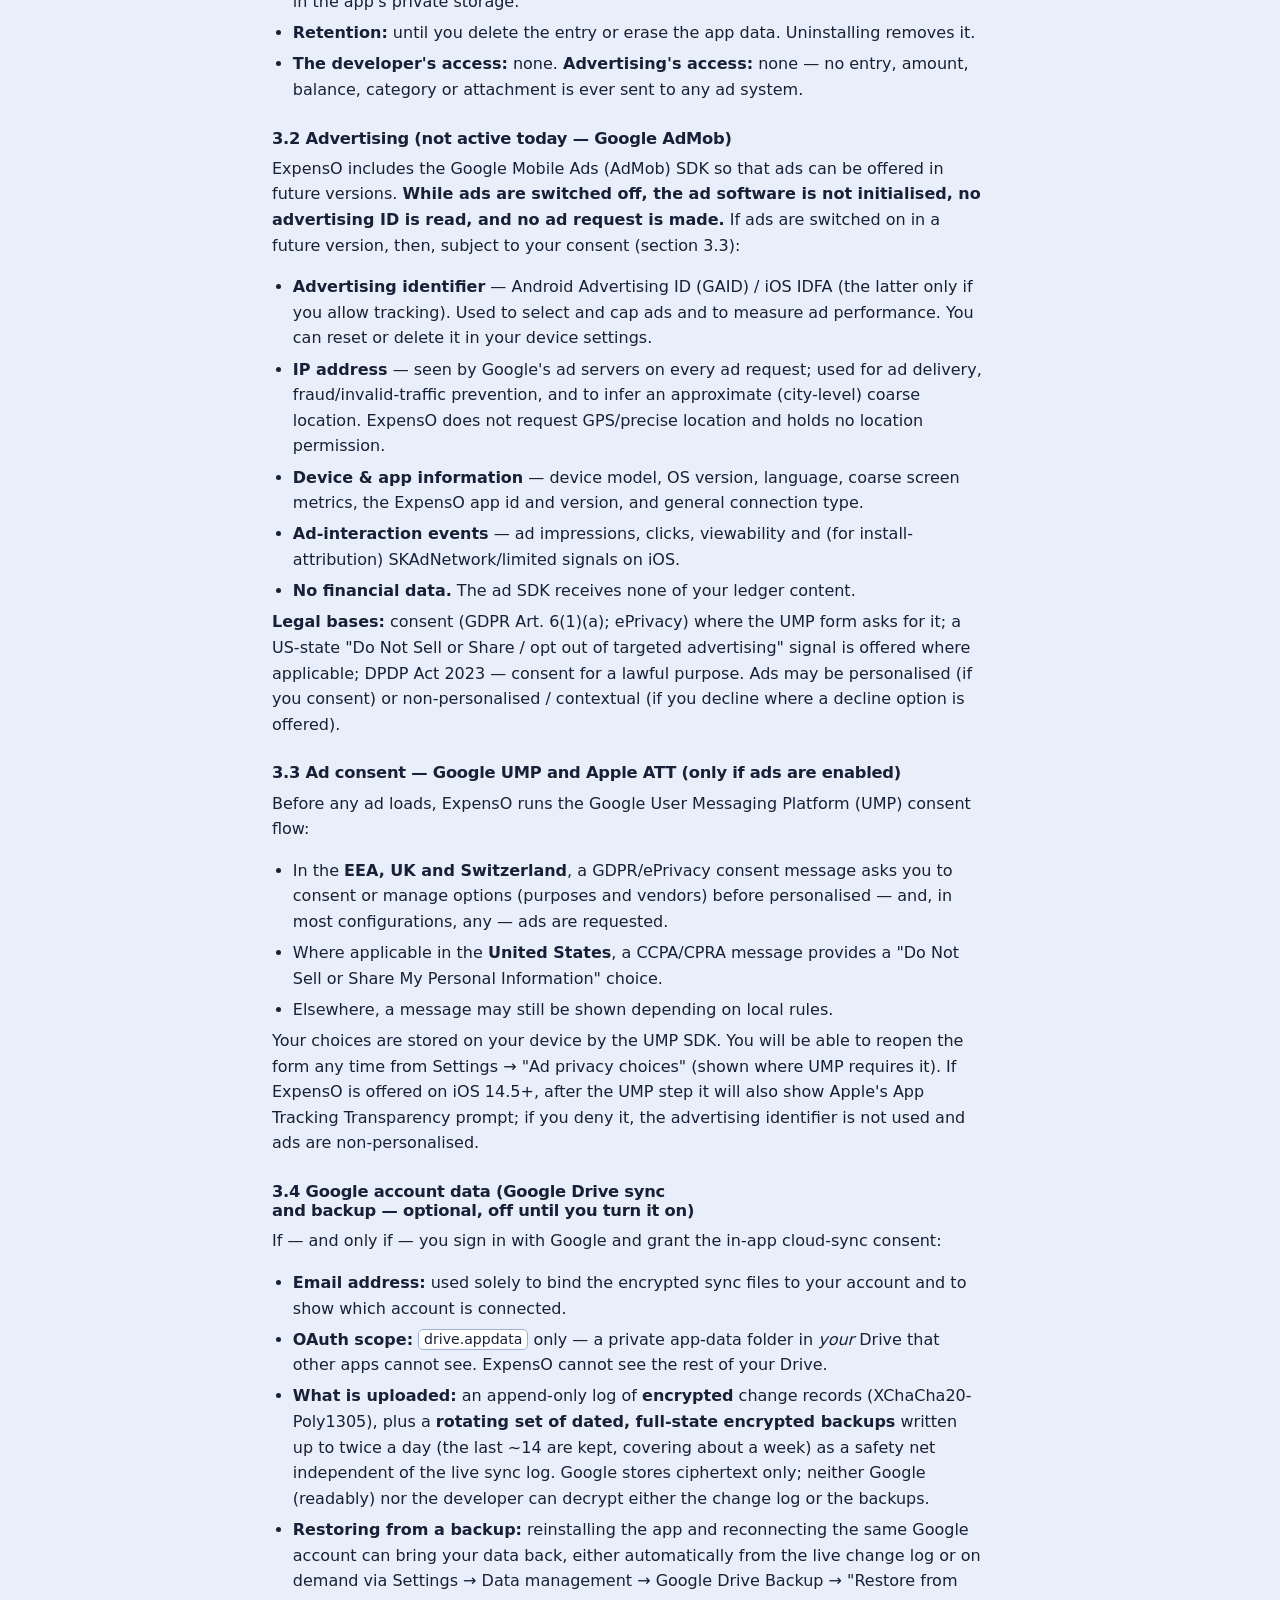
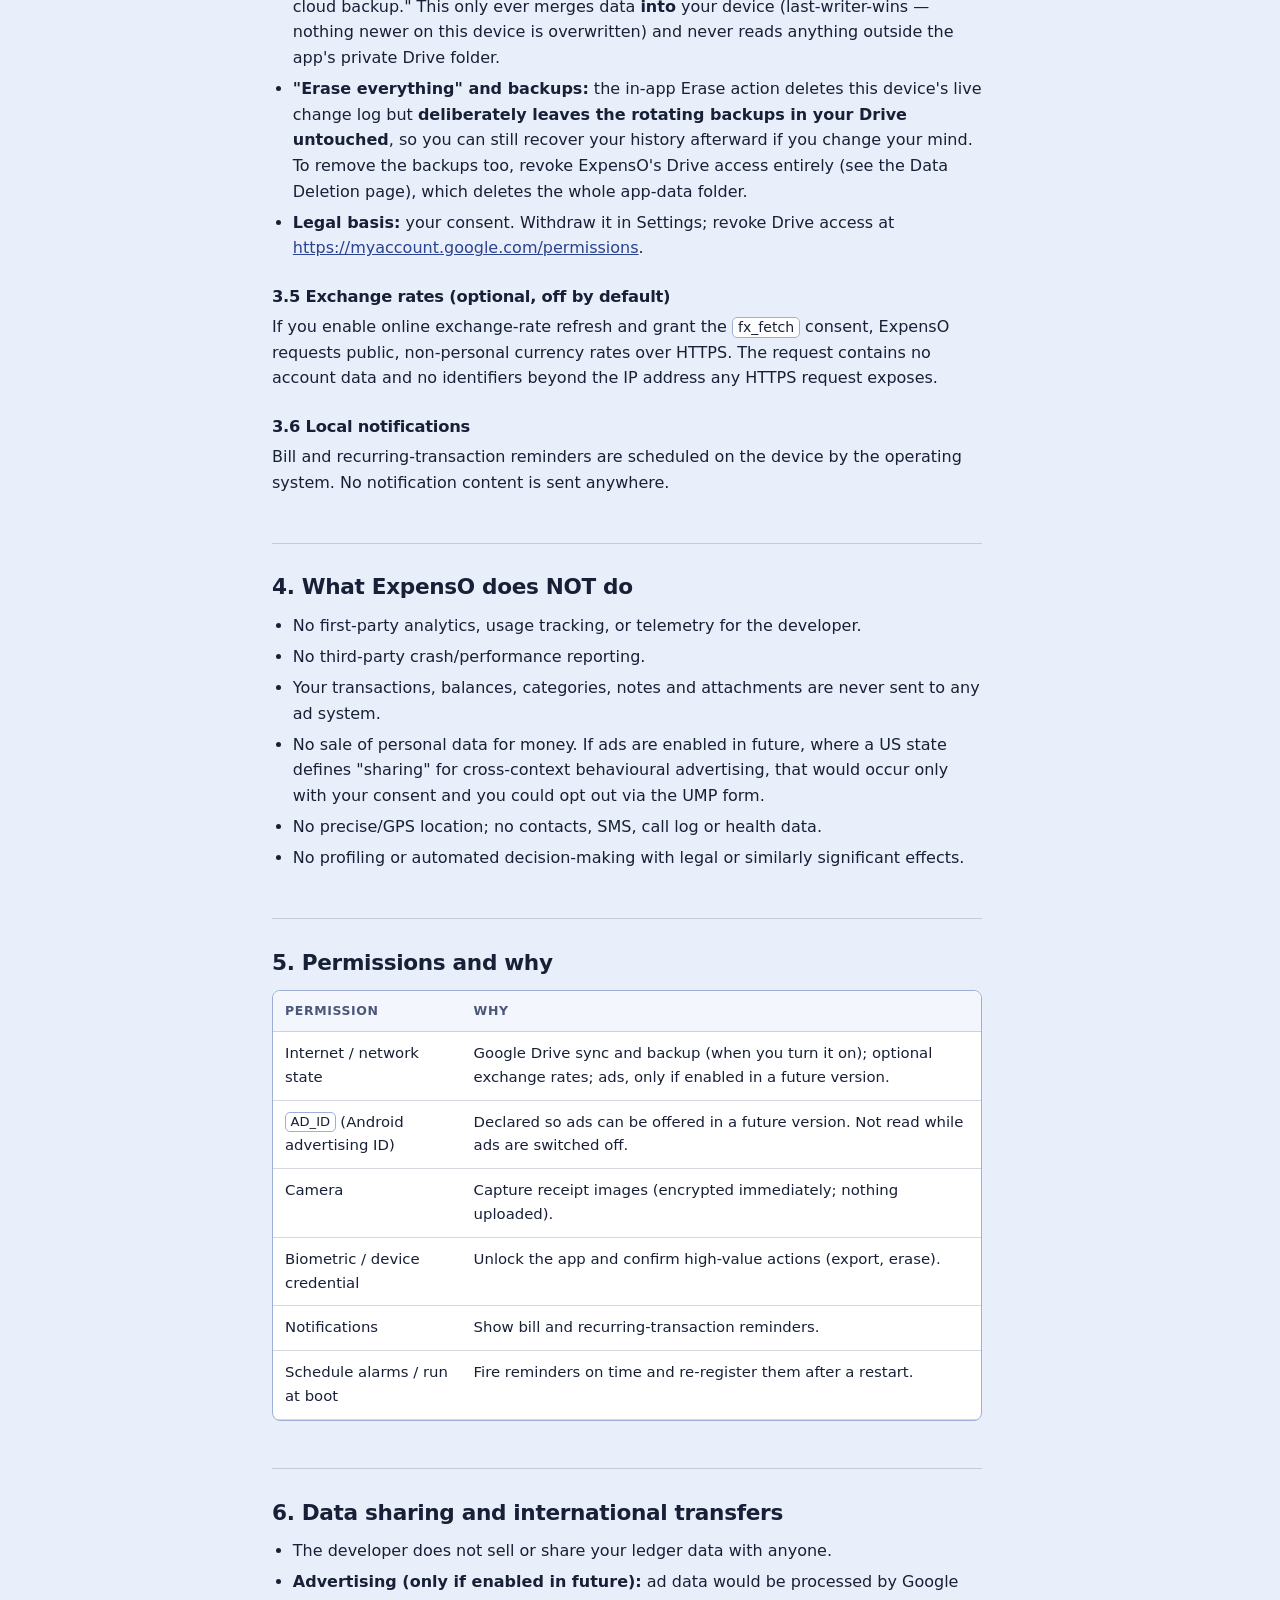
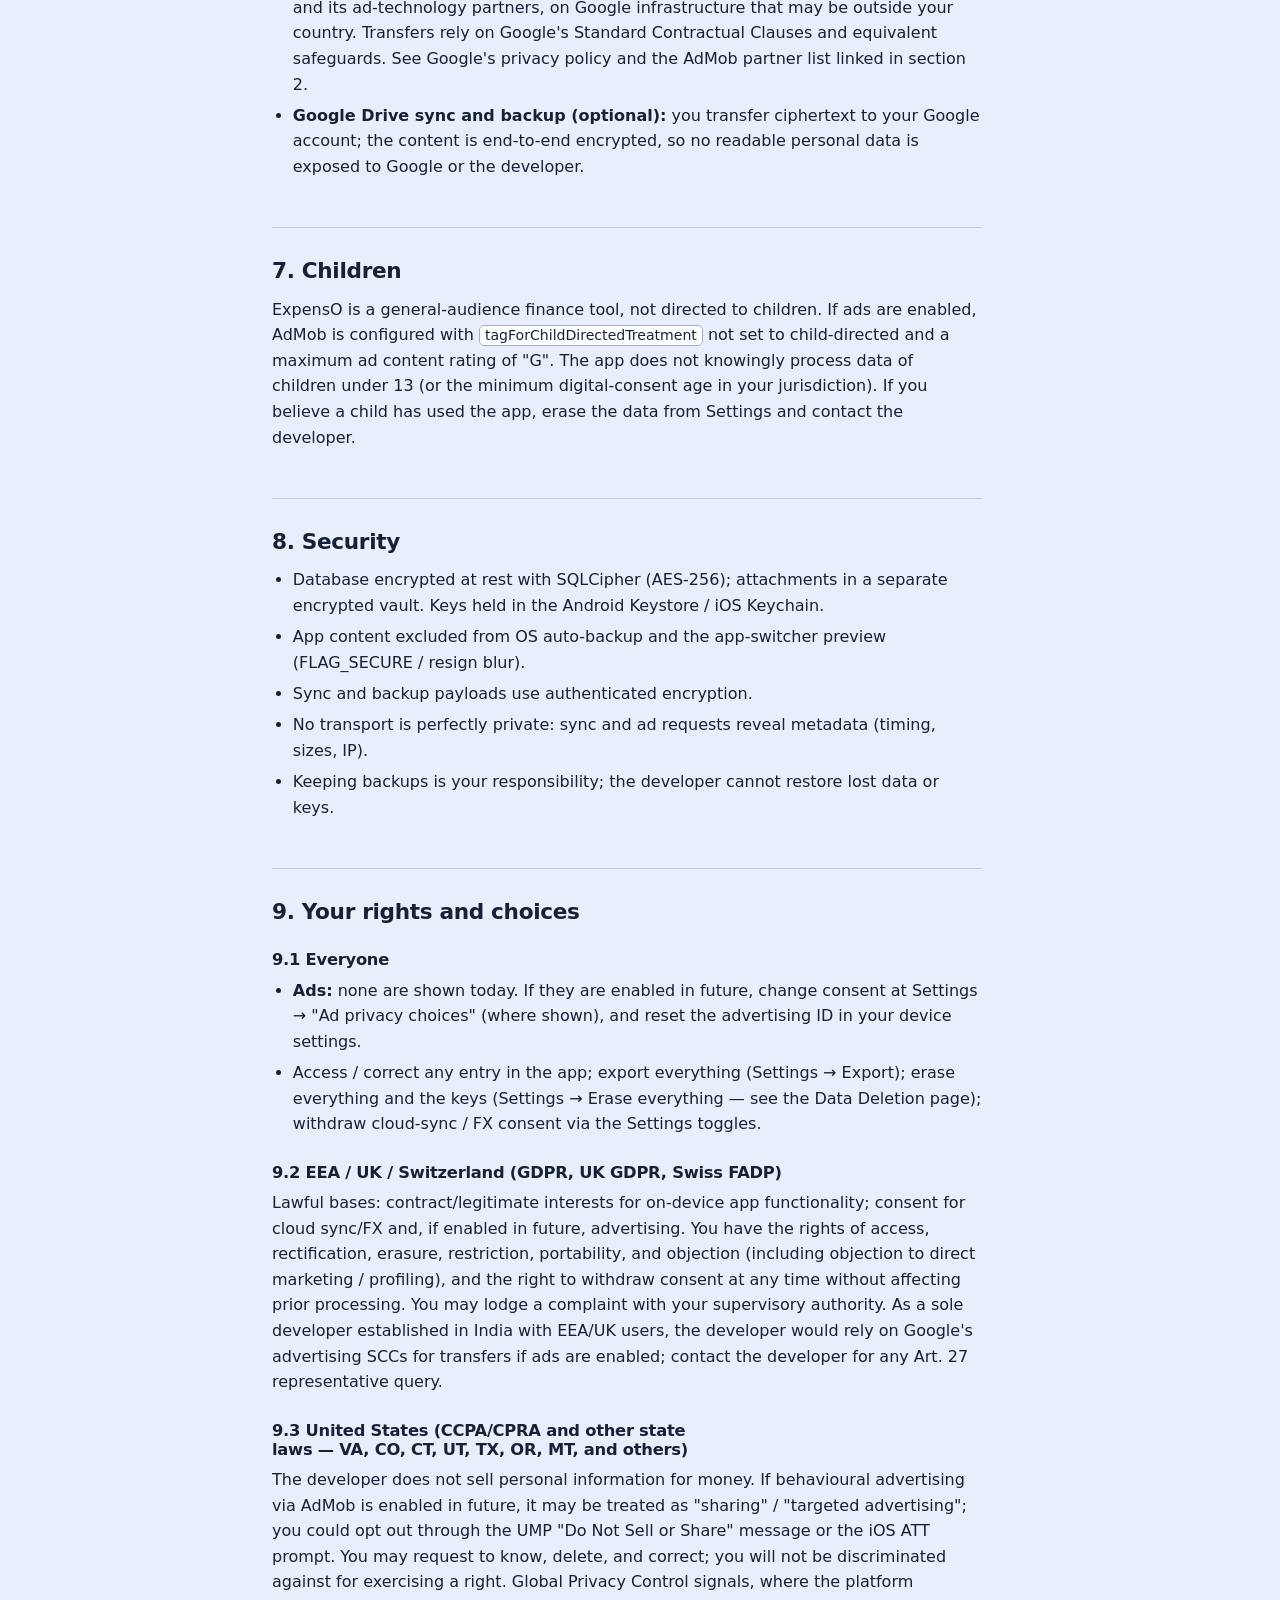
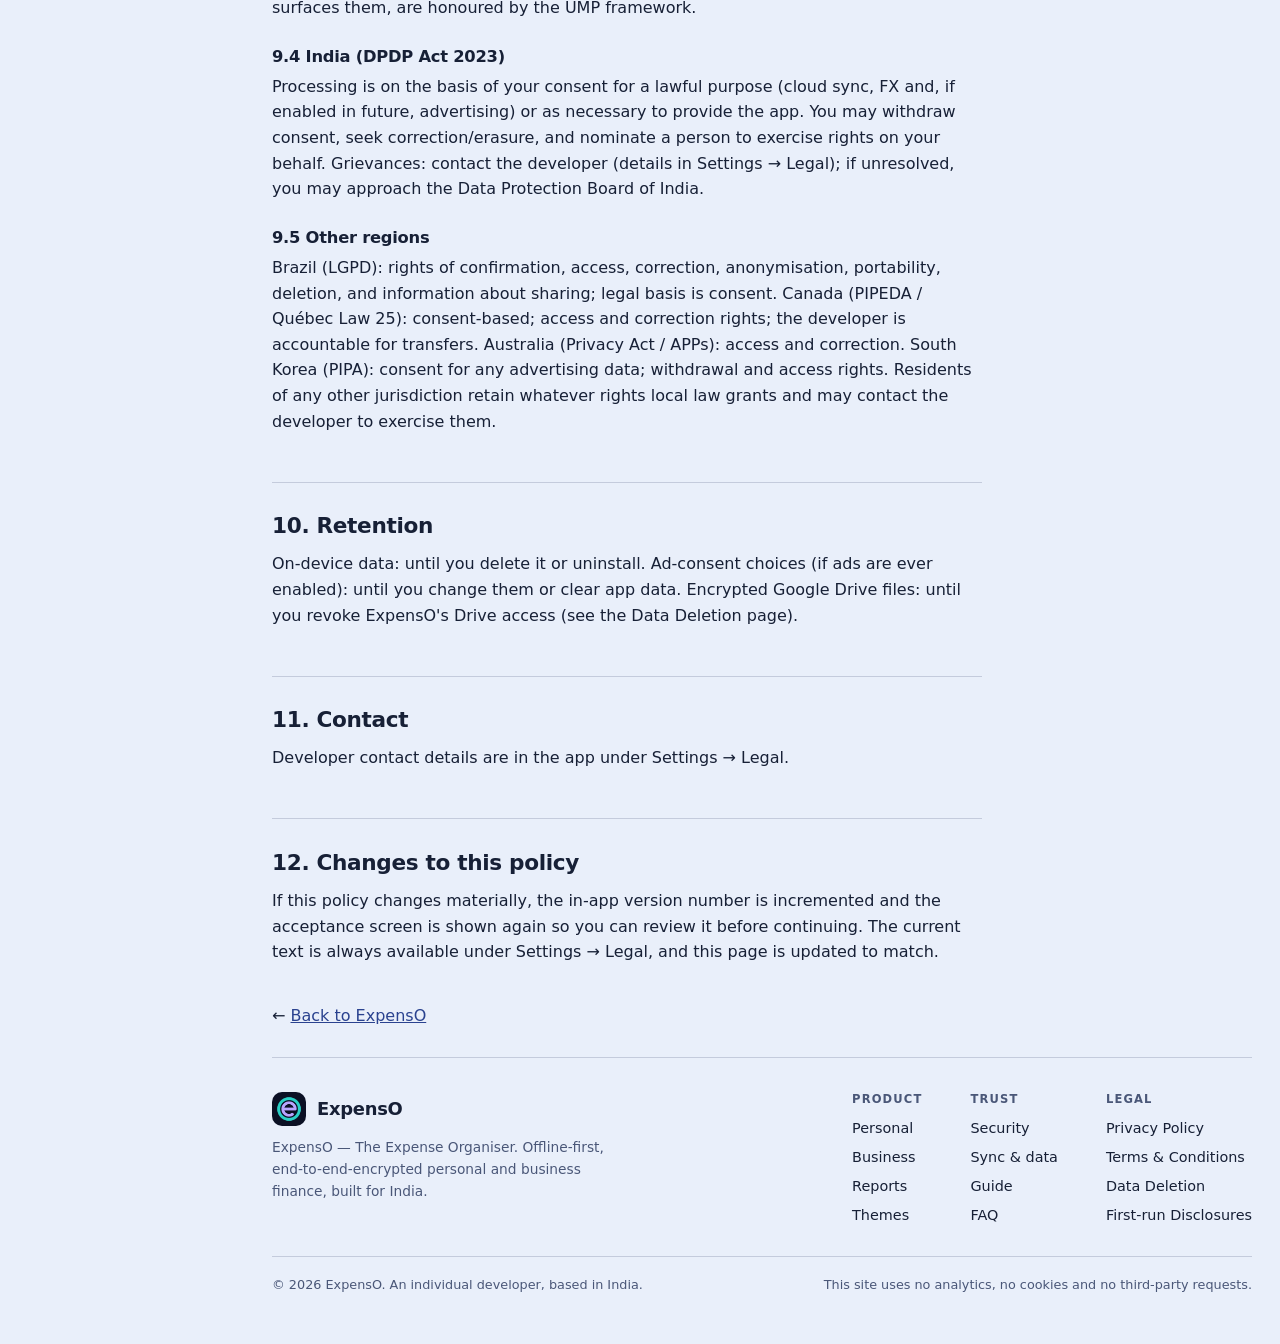
<file: privacy.html>
<!doctype html>
<html lang="en" data-theme="classic-light">
<head>
<meta charset="utf-8">
<meta name="viewport" content="width=device-width, initial-scale=1">
<title>Privacy Policy — ExpensO</title>
<meta name="description" content="Privacy Policy for ExpensO - The Expense Organiser: what data the app handles, where it lives, and your choices.">
<meta name="theme-color" content="#E9EFFA">

<link rel="icon" type="image/png" href="images/app-icon.png">
<link rel="apple-touch-icon" href="images/app-icon.png">
<link rel="stylesheet" href="site.css">
<script>
(function(){var r=document.documentElement,g=function(k){try{return localStorage.getItem(k)}catch(e){return null}};
var p=g('expenso-theme')||'classic-light',ok={system:1,'classic-light':1,'classic-dark':1};
if(!ok[p])p='classic-light';var t=p;
if(p==='system')t=window.matchMedia&&matchMedia('(prefers-color-scheme: dark)').matches?'classic-dark':'classic-light';
r.setAttribute('data-theme',t);r.setAttribute('data-pref',p);
var s=g('expenso-size');if(s)r.setAttribute('data-size',s);
var sb=g('expenso-sb');if((sb==='rail'||sb==='hidden')&&window.innerWidth>900)r.setAttribute('data-sb',sb);})();
</script>
</head>
<body>
<svg width="0" height="0" style="position:absolute" aria-hidden="true"><defs><symbol id="i-dashboard" viewBox="0 0 24 24"><rect x="3" y="3" width="8" height="8" rx="1.5"/><rect x="13" y="3" width="8" height="5" rx="1.5"/><rect x="13" y="10" width="8" height="11" rx="1.5"/><rect x="3" y="13" width="8" height="8" rx="1.5"/></symbol><symbol id="i-ledger" viewBox="0 0 24 24"><path d="M6 3h9l4 4v14H6z"/><path d="M9 9h7M9 13h7M9 17h4"/></symbol><symbol id="i-budgets" viewBox="0 0 24 24"><circle cx="12" cy="12" r="9"/><path d="M12 3v9l7 4"/></symbol><symbol id="i-reports" viewBox="0 0 24 24"><path d="M4 20V10M12 20V4M20 20v-7"/></symbol><symbol id="i-savings" viewBox="0 0 24 24"><circle cx="12" cy="12" r="9"/><circle cx="12" cy="12" r="4.2"/><circle cx="12" cy="12" r=".9" fill="currentColor" stroke="none"/></symbol><symbol id="i-settings" viewBox="0 0 24 24"><path d="M4 6h16M4 12h16M4 18h16"/><circle cx="9" cy="6" r="2" fill="var(--sb-bg, var(--card))"/><circle cx="16" cy="12" r="2" fill="var(--sb-bg, var(--card))"/><circle cx="11" cy="18" r="2" fill="var(--sb-bg, var(--card))"/></symbol><symbol id="i-home" viewBox="0 0 24 24"><path d="M3 11l9-8 9 8"/><path d="M5 10v10h14V10"/></symbol><symbol id="i-briefcase" viewBox="0 0 24 24"><rect x="3" y="7" width="18" height="13" rx="2"/><path d="M9 7V5a2 2 0 0 1 2-2h2a2 2 0 0 1 2 2v2M3 13h18"/></symbol><symbol id="i-invoice" viewBox="0 0 24 24"><path d="M6 3h9l4 4v14H6z"/><path d="M14 3v5h5M9 13h7M9 17h5"/></symbol><symbol id="i-box" viewBox="0 0 24 24"><path d="M21 8l-9-5-9 5v8l9 5 9-5z"/><path d="M3 8l9 5 9-5M12 13v8"/></symbol><symbol id="i-users" viewBox="0 0 24 24"><circle cx="9" cy="8" r="3.5"/><path d="M2.5 20a6.5 6.5 0 0 1 13 0"/><circle cx="17.5" cy="9" r="2.5"/><path d="M16.5 14.2A5.5 5.5 0 0 1 21.5 20"/></symbol><symbol id="i-shield" viewBox="0 0 24 24"><path d="M12 3l7 3v6c0 5-3.5 7.5-7 9-3.5-1.5-7-4-7-9V6z"/><path d="M9 12l2 2 4-4"/></symbol><symbol id="i-lock" viewBox="0 0 24 24"><rect x="4" y="10" width="16" height="10" rx="2"/><path d="M8 10V7a4 4 0 0 1 8 0v3"/></symbol><symbol id="i-lock-closed" viewBox="0 0 24 24"><rect x="4" y="10" width="16" height="10" rx="2"/><path d="M8 10V7a4 4 0 0 1 8 0v3"/><circle cx="12" cy="15" r="1.4"/></symbol><symbol id="i-eye-off" viewBox="0 0 24 24"><path d="M2 12s4-7 10-7 10 7 10 7-4 7-10 7S2 12 2 12z"/><path d="M3 3l18 18"/></symbol><symbol id="i-sync" viewBox="0 0 24 24"><path d="M20 11a8 8 0 0 0-14-4M4 4v4h4M4 13a8 8 0 0 0 14 4M20 20v-4h-4"/></symbol><symbol id="i-download" viewBox="0 0 24 24"><path d="M12 3v12"/><path d="M7 10l5 5 5-5"/><path d="M4 19h16"/></symbol><symbol id="i-upload" viewBox="0 0 24 24"><path d="M12 21V9"/><path d="M7 14l5-5 5 5"/><path d="M4 4h16"/></symbol><symbol id="i-play" viewBox="0 0 24 24"><path d="M5 3l14 9-14 9V3z"/></symbol><symbol id="i-check" viewBox="0 0 24 24"><path d="M20 6L9 17l-5-5"/></symbol><symbol id="i-palette" viewBox="0 0 24 24"><path d="M12 3a9 9 0 1 0 0 18c1.2 0 2-.8 2-1.8 0-.5-.2-.9-.5-1.3-.3-.4-.5-.8-.5-1.3 0-1 .8-1.8 1.8-1.8H17a4 4 0 0 0 4-4c0-4-4-8-9-8z"/><circle cx="7.5" cy="11" r="1"/><circle cx="10" cy="7" r="1"/><circle cx="14.5" cy="7" r="1"/></symbol><symbol id="i-book" viewBox="0 0 24 24"><path d="M3 5h6a3 3 0 0 1 3 3v12a2 2 0 0 0-2-2H3zM21 5h-6a3 3 0 0 0-3 3v12a2 2 0 0 1 2-2h7z"/></symbol><symbol id="i-help" viewBox="0 0 24 24"><circle cx="12" cy="12" r="9"/><path d="M9.5 9.5a2.5 2.5 0 1 1 3.5 2.3c-.7.3-1 .9-1 1.7M12 17h.01"/></symbol><symbol id="i-legal" viewBox="0 0 24 24"><path d="M12 3v18M5 7h14M5 7l-3 7a3 3 0 0 0 6 0zM19 7l-3 7a3 3 0 0 0 6 0z"/></symbol><symbol id="i-trash" viewBox="0 0 24 24"><path d="M4 7h16M9 7V4h6v3M6 7l1 13h10l1-13"/></symbol><symbol id="i-wifi" viewBox="0 0 24 24"><path d="M2 9a15 15 0 0 1 20 0M5 12.5a10 10 0 0 1 14 0M8.5 16a5 5 0 0 1 7 0"/><circle cx="12" cy="19.5" r=".8" fill="currentColor"/></symbol><symbol id="i-wifi-off" viewBox="0 0 24 24"><path d="M2 9a15 15 0 0 1 20 0M5 12.5a10 10 0 0 1 14 0M8.5 16a5 5 0 0 1 7 0"/><circle cx="12" cy="19.5" r=".8" fill="currentColor"/><path d="M3 3l18 18"/></symbol><symbol id="i-chevron" viewBox="0 0 24 24"><path d="M6 9l6 6 6-6"/></symbol><symbol id="i-menu" viewBox="0 0 24 24"><path d="M4 6h16M4 12h16M4 18h16"/></symbol><symbol id="i-panel" viewBox="0 0 24 24"><rect x="3" y="4" width="18" height="16" rx="2"/><path d="M9 4v16"/></symbol><symbol id="i-arrow" viewBox="0 0 24 24"><path d="M5 12h14M13 6l6 6-6 6"/></symbol><symbol id="i-card" viewBox="0 0 24 24"><rect x="2.5" y="5" width="19" height="14" rx="2"/><path d="M2.5 10h19"/></symbol><symbol id="i-tag" viewBox="0 0 24 24"><path d="M3 12V4h8l10 10-8 8z"/><circle cx="7.5" cy="8.5" r="1"/></symbol><symbol id="i-repeat" viewBox="0 0 24 24"><path d="M17 2l4 4-4 4M3 11V9a3 3 0 0 1 3-3h15M7 22l-4-4 4-4M21 13v2a3 3 0 0 1-3 3H3"/></symbol><symbol id="i-paperclip" viewBox="0 0 24 24"><path d="M20 12l-7.5 7.5a5 5 0 0 1-7-7L13 5a3.3 3.3 0 0 1 5 5l-7.5 7.5a1.7 1.7 0 0 1-2.4-2.4L15 8"/></symbol><symbol id="i-wallet" viewBox="0 0 24 24"><path d="M3 7a2 2 0 0 1 2-2h13v4"/><rect x="3" y="7" width="18" height="13" rx="2"/><circle cx="16.5" cy="13.5" r="1"/></symbol><symbol id="i-server" viewBox="0 0 24 24"><rect x="4" y="4" width="16" height="5" rx="1.5"/><rect x="4" y="10" width="16" height="5" rx="1.5"/><rect x="4" y="16" width="16" height="4" rx="1.5"/></symbol><symbol id="i-fingerprint" viewBox="0 0 24 24"><path d="M6 11a6 6 0 0 1 12 0v2a14 14 0 0 1-2 7M9 20c1-2 1.5-4.5 1.5-7a1.5 1.5 0 0 1 3 0c0 3-.5 5.5-2 8M3 14c.5-2 .5-4 .5-5a8.5 8.5 0 0 1 17 0"/></symbol><symbol id="i-no-shot" viewBox="0 0 24 24"><circle cx="12" cy="12" r="9"/><path d="M5.6 5.6l12.8 12.8"/></symbol><symbol id="i-megaphone" viewBox="0 0 24 24"><path d="M3 11v3a1 1 0 0 0 1 1h3l8 4V6L7 10H4a1 1 0 0 0-1 1zM18 9a4 4 0 0 1 0 6"/></symbol><symbol id="i-phone" viewBox="0 0 24 24"><rect x="7" y="2.5" width="10" height="19" rx="2"/><path d="M11 18.5h2"/></symbol><symbol id="i-chevrons" viewBox="0 0 24 24"><path d="M7 6l6 6-6 6M13 6l6 6-6 6"/></symbol><symbol id="i-cloud" viewBox="0 0 24 24"><path d="M7 18a4.5 4.5 0 0 1-.4-9A6 6 0 0 1 18 10a4 4 0 0 1-.5 8z"/></symbol></defs></svg>
<a class="skip" href="#main">Skip to content</a>
<div class="app">
<aside class="sidebar" id="sidebar" aria-label="Site navigation">
  <div class="sb-head">
    <a class="sb-brand" href="index.html#top" title="ExpensO"><img src="images/app-icon.png" width="34" height="34" alt=""><span class="sb-label">ExpensO</span></a>
    <button class="sb-collapse" id="sb-collapse" type="button" aria-label="Collapse the menu" title="Collapse menu"><svg class="ico" aria-hidden="true"><use href="#i-panel"/></svg></button>
  </div>
  <nav class="sb-nav">
<p class="sb-group sb-label">Product</p>
<a class="sb-link" href="index.html#top" title="Overview"><svg class="ico" aria-hidden="true"><use href="#i-home"/></svg><span class="sb-label">Overview</span></a>
<a class="sb-link" href="index.html#personal" title="Personal"><svg class="ico" aria-hidden="true"><use href="#i-wallet"/></svg><span class="sb-label">Personal</span></a>
<a class="sb-link" href="index.html#business" title="Business"><svg class="ico" aria-hidden="true"><use href="#i-briefcase"/></svg><span class="sb-label">Business</span><span class="tag">Soon</span></a>
<a class="sb-link" href="index.html#reports" title="Reports"><svg class="ico" aria-hidden="true"><use href="#i-reports"/></svg><span class="sb-label">Reports</span></a>
<p class="sb-group sb-label">Experience</p>
<a class="sb-link" href="index.html#themes" title="Themes"><svg class="ico" aria-hidden="true"><use href="#i-palette"/></svg><span class="sb-label">Themes</span></a>
<a class="sb-link" href="index.html#security" title="Security"><svg class="ico" aria-hidden="true"><use href="#i-shield"/></svg><span class="sb-label">Security</span></a>
<a class="sb-link" href="index.html#data" title="Sync &amp; data"><svg class="ico" aria-hidden="true"><use href="#i-sync"/></svg><span class="sb-label">Sync &amp; data</span></a>
<p class="sb-group sb-label">Learn</p>
<a class="sb-link" href="index.html#guide" title="Guide"><svg class="ico" aria-hidden="true"><use href="#i-book"/></svg><span class="sb-label">Guide</span></a>
<a class="sb-link" href="index.html#downloads" title="Demo data"><svg class="ico" aria-hidden="true"><use href="#i-download"/></svg><span class="sb-label">Demo data</span></a>
<a class="sb-link" href="index.html#faq" title="FAQ"><svg class="ico" aria-hidden="true"><use href="#i-help"/></svg><span class="sb-label">FAQ</span></a>
<p class="sb-group sb-label">Legal</p>
<a class="sb-link active" aria-current="page" href="privacy.html" title="Privacy Policy"><svg class="ico" aria-hidden="true"><use href="#i-lock-closed"/></svg><span class="sb-label">Privacy Policy</span></a>
<a class="sb-link" href="terms.html" title="Terms &amp; Conditions"><svg class="ico" aria-hidden="true"><use href="#i-legal"/></svg><span class="sb-label">Terms &amp; Conditions</span></a>
<a class="sb-link" href="data-deletion.html" title="Data Deletion"><svg class="ico" aria-hidden="true"><use href="#i-trash"/></svg><span class="sb-label">Data Deletion</span></a>
<a class="sb-link" href="disclosures.html" title="First-run Disclosures"><svg class="ico" aria-hidden="true"><use href="#i-megaphone"/></svg><span class="sb-label">First-run Disclosures</span></a>
  </nav>
  <div class="sb-foot">
    <a class="sb-cta" href="https://play.google.com/store/apps/details?id=com.expenso.expenso" title="Get it on Google Play"><svg class="ico" aria-hidden="true"><use href="#i-play"/></svg><span class="sb-label">Get the app</span></a>
    <p class="sb-note sb-label">Free · Android 12+ · No account</p>
  </div>
</aside>
<button class="sb-tab" id="sb-tab" type="button" aria-label="Open or close the menu" title="Pull to open or close the menu"><svg class="ico" aria-hidden="true"><use href="#i-chevrons"/></svg></button>
<div class="scrim" id="scrim"></div>
<div class="main">
  <header class="topbar">
    <button class="menu-btn" id="menu-btn" type="button" aria-label="Open menu" aria-expanded="false" aria-controls="sidebar"><svg class="ico" aria-hidden="true"><use href="#i-menu"/></svg></button>
    <div class="crumb"><span>ExpensO</span><span class="sep" aria-hidden="true">/</span><strong id="crumb-current">Privacy Policy</strong></div>
    <span class="top-spacer"></span>
    <div class="theme-dots" role="group" aria-label="Theme"><button type="button" data-set-theme="system" aria-pressed="false" title="System" aria-label="System theme"><i class="sw-system"></i></button><button type="button" data-set-theme="classic-light" aria-pressed="false" title="Light" aria-label="Light theme"><i class="sw-light"></i></button><button type="button" data-set-theme="classic-dark" aria-pressed="false" title="Dark" aria-label="Dark theme"><i class="sw-dark"></i></button></div>
    <a class="top-cta" href="https://play.google.com/store/apps/details?id=com.expenso.expenso"><svg class="ico" aria-hidden="true"><use href="#i-play"/></svg><span>Get the app</span></a>
  </header>
  <main id="main" class="page">
<div class="doc-head"><span class="eyebrow">Legal</span></div>
<div class="doc-layout" style="padding-top:0">
<article class="doc"><h1>Privacy Policy</h1><p class="meta"><strong>App:</strong> ExpensO - The Expense Organiser &nbsp;·&nbsp; <strong>Publisher:</strong> the developer of ExpensO (an individual developer based in India) &nbsp;·&nbsp; <strong>Policy version:</strong> 4 &nbsp;·&nbsp; <strong>Effective:</strong> 2026-11-18</p>
<p>This Privacy Policy explains what data ExpensO handles, where it lives, and the choices you have. ExpensO is an offline-first, end-to-end-encrypted personal finance app: your financial data stays on your device. The app is <strong>free</strong>. It <strong>does not show ads today</strong>, but it includes support for Google AdMob, so <strong>ads may appear in a future version</strong>. If that happens, ads will only run after you agree through the Google consent prompt.</p>
<h2 id="summary">1. Summary</h2>
<ul><li>Your <strong>financial data</strong> (transactions, balances, budgets, attachments, …) is stored <strong>only on your device</strong>, in a database <strong>encrypted at rest</strong> (SQLCipher, AES-256). There is <strong>no ExpensO server</strong>; the developer never receives it.</li><li>ExpensO contains <strong>no first-party analytics, no telemetry, and no crash-reporting SDK</strong> for the developer.</li><li><strong>Ads:</strong> none are shown today, and the ad software is not started. If ads are switched on in a future version, they will be served by <strong>Google AdMob</strong>. Google (and its ad partners) may then process your <strong>advertising ID</strong>, <strong>IP address</strong> (from which a <strong>coarse, city-level location</strong> is inferred), device and app info, and <strong>ad-interaction events</strong>, <strong>only</strong> where the Google <strong>User Messaging Platform (UMP)</strong> consent flow permits it. Your ledger is never sent to any ad system.</li><li>Other ways data can leave your device are features <strong>you turn on</strong>: encrypted sync and backup to <em>your own</em> Google Drive app folder (ciphertext only), and an optional exchange-rate lookup.</li><li>You can <strong>export</strong> all your data and <strong>erase</strong> everything (including keys) from inside the app.</li></ul>
<h2 id="who-is-responsible-for-your-data">2. Who is responsible for your data</h2>
<p>For data that stays on your device, the individual developer identified above is the nominal <strong>data controller / data fiduciary</strong>, but because ExpensO has no backend, <strong>you</strong> are effectively in sole control and the developer cannot access, restore, or delete it.</p>
<p>If ads are enabled in a future version, then for <strong>advertising</strong> data processed through AdMob, <strong>Google Ireland Limited / Google LLC</strong> acts as an independent controller (and, in some regions, as the developer's processor) under <strong>Google's own privacy policy</strong> (<a href="https://policies.google.com/privacy">https://policies.google.com/privacy</a>) and the AdMob/Google Ads data terms. A list of Google's advertising technology providers is at <a href="https://support.google.com/admob/answer/9012903">https://support.google.com/admob/answer/9012903</a>.</p>
<h2 id="what-data-expenso-processes-and-where">3. What data ExpensO processes, and where</h2>
<h3>3.1 Data you enter (stays on device)</h3>
<p>Transactions, amounts, dates, payees, notes, categories, tags, accounts and the last four digits of an account label (full card/account numbers are rejected on entry), budgets, savings goals, recurring rules, bill reminders, attached receipt images, and app settings.</p>
<ul><li><strong>Storage:</strong> a local SQLCipher-encrypted database and an encrypted attachment vault in the app's private storage.</li><li><strong>Retention:</strong> until you delete the entry or erase the app data. Uninstalling removes it.</li><li><strong>The developer's access:</strong> none. <strong>Advertising's access:</strong> none — no entry, amount, balance, category or attachment is ever sent to any ad system.</li></ul>
<h3>3.2 Advertising (not active today — Google AdMob)</h3>
<p>ExpensO includes the Google Mobile Ads (AdMob) SDK so that ads can be offered in future versions. <strong>While ads are switched off, the ad software is not initialised, no advertising ID is read, and no ad request is made.</strong> If ads are switched on in a future version, then, subject to your consent (section 3.3):</p>
<ul><li><strong>Advertising identifier</strong> — Android Advertising ID (GAID) / iOS IDFA (the latter only if you allow tracking). Used to select and cap ads and to measure ad performance. You can reset or delete it in your device settings.</li><li><strong>IP address</strong> — seen by Google's ad servers on every ad request; used for ad delivery, fraud/invalid-traffic prevention, and to infer an approximate (city-level) coarse location. ExpensO does not request GPS/precise location and holds no location permission.</li><li><strong>Device &amp; app information</strong> — device model, OS version, language, coarse screen metrics, the ExpensO app id and version, and general connection type.</li><li><strong>Ad-interaction events</strong> — ad impressions, clicks, viewability and (for install-attribution) SKAdNetwork/limited signals on iOS.</li><li><strong>No financial data.</strong> The ad SDK receives none of your ledger content.</li></ul>
<p><strong>Legal bases:</strong> consent (GDPR Art. 6(1)(a); ePrivacy) where the UMP form asks for it; a US-state "Do Not Sell or Share / opt out of targeted advertising" signal is offered where applicable; DPDP Act 2023 — consent for a lawful purpose. Ads may be personalised (if you consent) or non-personalised / contextual (if you decline where a decline option is offered).</p>
<h3>3.3 Ad consent — Google UMP and Apple ATT (only if ads are enabled)</h3>
<p>Before any ad loads, ExpensO runs the Google User Messaging Platform (UMP) consent flow:</p>
<ul><li>In the <strong>EEA, UK and Switzerland</strong>, a GDPR/ePrivacy consent message asks you to consent or manage options (purposes and vendors) before personalised — and, in most configurations, any — ads are requested.</li><li>Where applicable in the <strong>United States</strong>, a CCPA/CPRA message provides a "Do Not Sell or Share My Personal Information" choice.</li><li>Elsewhere, a message may still be shown depending on local rules.</li></ul>
<p>Your choices are stored on your device by the UMP SDK. You will be able to reopen the form any time from Settings → "Ad privacy choices" (shown where UMP requires it). If ExpensO is offered on iOS 14.5+, after the UMP step it will also show Apple's App Tracking Transparency prompt; if you deny it, the advertising identifier is not used and ads are non-personalised.</p>
<h3>3.4 Google account data (Google Drive sync and backup — optional, off until you turn it on)</h3>
<p>If — and only if — you sign in with Google and grant the in-app cloud-sync consent:</p>
<ul><li><strong>Email address:</strong> used solely to bind the encrypted sync files to your account and to show which account is connected.</li><li><strong>OAuth scope:</strong> <code>drive.appdata</code> only — a private app-data folder in <em>your</em> Drive that other apps cannot see. ExpensO cannot see the rest of your Drive.</li><li><strong>What is uploaded:</strong> an append-only log of <strong>encrypted</strong> change records (XChaCha20-Poly1305), plus a <strong>rotating set of dated, full-state encrypted backups</strong> written up to twice a day (the last ~14 are kept, covering about a week) as a safety net independent of the live sync log. Google stores ciphertext only; neither Google (readably) nor the developer can decrypt either the change log or the backups.</li><li><strong>Restoring from a backup:</strong> reinstalling the app and reconnecting the same Google account can bring your data back, either automatically from the live change log or on demand via Settings → Data management → Google Drive Backup → "Restore from cloud backup." This only ever merges data <strong>into</strong> your device (last-writer-wins — nothing newer on this device is overwritten) and never reads anything outside the app's private Drive folder.</li><li><strong>"Erase everything" and backups:</strong> the in-app Erase action deletes this device's live change log but <strong>deliberately leaves the rotating backups in your Drive untouched</strong>, so you can still recover your history afterward if you change your mind. To remove the backups too, revoke ExpensO's Drive access entirely (see the Data Deletion page), which deletes the whole app-data folder.</li><li><strong>Legal basis:</strong> your consent. Withdraw it in Settings; revoke Drive access at <a href="https://myaccount.google.com/permissions">https://myaccount.google.com/permissions</a>.</li></ul>
<h3>3.5 Exchange rates (optional, off by default)</h3>
<p>If you enable online exchange-rate refresh and grant the <code>fx_fetch</code> consent, ExpensO requests public, non-personal currency rates over HTTPS. The request contains no account data and no identifiers beyond the IP address any HTTPS request exposes.</p>
<h3>3.6 Local notifications</h3>
<p>Bill and recurring-transaction reminders are scheduled on the device by the operating system. No notification content is sent anywhere.</p>
<h2 id="what-expenso-does-not-do">4. What ExpensO does NOT do</h2>
<ul><li>No first-party analytics, usage tracking, or telemetry for the developer.</li><li>No third-party crash/performance reporting.</li><li>Your transactions, balances, categories, notes and attachments are never sent to any ad system.</li><li>No sale of personal data for money. If ads are enabled in future, where a US state defines "sharing" for cross-context behavioural advertising, that would occur only with your consent and you could opt out via the UMP form.</li><li>No precise/GPS location; no contacts, SMS, call log or health data.</li><li>No profiling or automated decision-making with legal or similarly significant effects.</li></ul>
<h2 id="permissions-and-why">5. Permissions and why</h2>
<table><thead><tr><th>Permission</th><th>Why</th></tr></thead><tbody><tr><td>Internet / network state</td><td>Google Drive sync and backup (when you turn it on); optional exchange rates; ads, only if enabled in a future version.</td></tr><tr><td><code>AD_ID</code> (Android advertising ID)</td><td>Declared so ads can be offered in a future version. Not read while ads are switched off.</td></tr><tr><td>Camera</td><td>Capture receipt images (encrypted immediately; nothing uploaded).</td></tr><tr><td>Biometric / device credential</td><td>Unlock the app and confirm high-value actions (export, erase).</td></tr><tr><td>Notifications</td><td>Show bill and recurring-transaction reminders.</td></tr><tr><td>Schedule alarms / run at boot</td><td>Fire reminders on time and re-register them after a restart.</td></tr></tbody></table>
<h2 id="data-sharing-and-international-transfers">6. Data sharing and international transfers</h2>
<ul><li>The developer does not sell or share your ledger data with anyone.</li><li><strong>Advertising (only if enabled in future):</strong> ad data would be processed by Google and its ad-technology partners, on Google infrastructure that may be outside your country. Transfers rely on Google's Standard Contractual Clauses and equivalent safeguards. See Google's privacy policy and the AdMob partner list linked in section 2.</li><li><strong>Google Drive sync and backup (optional):</strong> you transfer ciphertext to your Google account; the content is end-to-end encrypted, so no readable personal data is exposed to Google or the developer.</li></ul>
<h2 id="children">7. Children</h2>
<p>ExpensO is a general-audience finance tool, not directed to children. If ads are enabled, AdMob is configured with <code>tagForChildDirectedTreatment</code> not set to child-directed and a maximum ad content rating of "G". The app does not knowingly process data of children under 13 (or the minimum digital-consent age in your jurisdiction). If you believe a child has used the app, erase the data from Settings and contact the developer.</p>
<h2 id="security">8. Security</h2>
<ul><li>Database encrypted at rest with SQLCipher (AES-256); attachments in a separate encrypted vault. Keys held in the Android Keystore / iOS Keychain.</li><li>App content excluded from OS auto-backup and the app-switcher preview (FLAG_SECURE / resign blur).</li><li>Sync and backup payloads use authenticated encryption.</li><li>No transport is perfectly private: sync and ad requests reveal metadata (timing, sizes, IP).</li><li>Keeping backups is your responsibility; the developer cannot restore lost data or keys.</li></ul>
<h2 id="your-rights-and-choices">9. Your rights and choices</h2>
<h3>9.1 Everyone</h3>
<ul><li><strong>Ads:</strong> none are shown today. If they are enabled in future, change consent at Settings → "Ad privacy choices" (where shown), and reset the advertising ID in your device settings.</li><li>Access / correct any entry in the app; export everything (Settings → Export); erase everything and the keys (Settings → Erase everything — see the Data Deletion page); withdraw cloud-sync / FX consent via the Settings toggles.</li></ul>
<h3>9.2 EEA / UK / Switzerland (GDPR, UK GDPR, Swiss FADP)</h3>
<p>Lawful bases: contract/legitimate interests for on-device app functionality; consent for cloud sync/FX and, if enabled in future, advertising. You have the rights of access, rectification, erasure, restriction, portability, and objection (including objection to direct marketing / profiling), and the right to withdraw consent at any time without affecting prior processing. You may lodge a complaint with your supervisory authority. As a sole developer established in India with EEA/UK users, the developer would rely on Google's advertising SCCs for transfers if ads are enabled; contact the developer for any Art. 27 representative query.</p>
<h3>9.3 United States (CCPA/CPRA and other state laws — VA, CO, CT, UT, TX, OR, MT, and others)</h3>
<p>The developer does not sell personal information for money. If behavioural advertising via AdMob is enabled in future, it may be treated as "sharing" / "targeted advertising"; you could opt out through the UMP "Do Not Sell or Share" message or the iOS ATT prompt. You may request to know, delete, and correct; you will not be discriminated against for exercising a right. Global Privacy Control signals, where the platform surfaces them, are honoured by the UMP framework.</p>
<h3>9.4 India (DPDP Act 2023)</h3>
<p>Processing is on the basis of your consent for a lawful purpose (cloud sync, FX and, if enabled in future, advertising) or as necessary to provide the app. You may withdraw consent, seek correction/erasure, and nominate a person to exercise rights on your behalf. Grievances: contact the developer (details in Settings → Legal); if unresolved, you may approach the Data Protection Board of India.</p>
<h3>9.5 Other regions</h3>
<p>Brazil (LGPD): rights of confirmation, access, correction, anonymisation, portability, deletion, and information about sharing; legal basis is consent. Canada (PIPEDA / Québec Law 25): consent-based; access and correction rights; the developer is accountable for transfers. Australia (Privacy Act / APPs): access and correction. South Korea (PIPA): consent for any advertising data; withdrawal and access rights. Residents of any other jurisdiction retain whatever rights local law grants and may contact the developer to exercise them.</p>
<h2 id="retention">10. Retention</h2>
<p>On-device data: until you delete it or uninstall. Ad-consent choices (if ads are ever enabled): until you change them or clear app data. Encrypted Google Drive files: until you revoke ExpensO's Drive access (see the Data Deletion page).</p>
<h2 id="contact">11. Contact</h2>
<p>Developer contact details are in the app under Settings → Legal.</p>
<h2 id="changes-to-this-policy">12. Changes to this policy</h2>
<p>If this policy changes materially, the in-app version number is incremented and the acceptance screen is shown again so you can review it before continuing. The current text is always available under Settings → Legal, and this page is updated to match.</p>
<p style="margin-top:2.4em">&larr; <a href="index.html">Back to ExpensO</a></p></article>
<aside class="toc" aria-label="On this page"><h5>On this page</h5><a href="#summary">1. Summary</a><a href="#who-is-responsible-for-your-data">2. Who is responsible for your data</a><a href="#what-data-expenso-processes-and-where">3. What data ExpensO processes, and where</a><a href="#what-expenso-does-not-do">4. What ExpensO does NOT do</a><a href="#permissions-and-why">5. Permissions and why</a><a href="#data-sharing-and-international-transfers">6. Data sharing and international transfers</a><a href="#children">7. Children</a><a href="#security">8. Security</a><a href="#your-rights-and-choices">9. Your rights and choices</a><a href="#retention">10. Retention</a><a href="#contact">11. Contact</a><a href="#changes-to-this-policy">12. Changes to this policy</a></aside>
</div>
  <footer class="site-foot">
    <div class="container">
      <div class="foot-grid">
        <div><a class="sb-brand" style="color:var(--ink)" href="index.html#top"><img src="images/app-icon.png" width="34" height="34" alt="" style="border-radius:10px"> ExpensO</a>
          <p style="margin-top:10px">ExpensO — The Expense Organiser. Offline-first, end-to-end-encrypted personal and business finance, built for India.</p></div>
        <div class="foot-cols">
          <div><h5>Product</h5><a href="index.html#personal">Personal</a><a href="index.html#business">Business</a><a href="index.html#reports">Reports</a><a href="index.html#themes">Themes</a></div>
          <div><h5>Trust</h5><a href="index.html#security">Security</a><a href="index.html#data">Sync &amp; data</a><a href="index.html#guide">Guide</a><a href="index.html#faq">FAQ</a></div>
          <div><h5>Legal</h5><a href="privacy.html">Privacy Policy</a><a href="terms.html">Terms &amp; Conditions</a><a href="data-deletion.html">Data Deletion</a><a href="disclosures.html">First-run Disclosures</a></div>
        </div>
      </div>
      <div class="foot-bottom"><span>© 2026 ExpensO. An individual developer, based in India.</span><span>This site uses no analytics, no cookies and no third-party requests.</span></div>
    </div>
  </footer>
  </main>
</div>
</div>
<script src="site.js"></script>
</body>
</html>
</file>
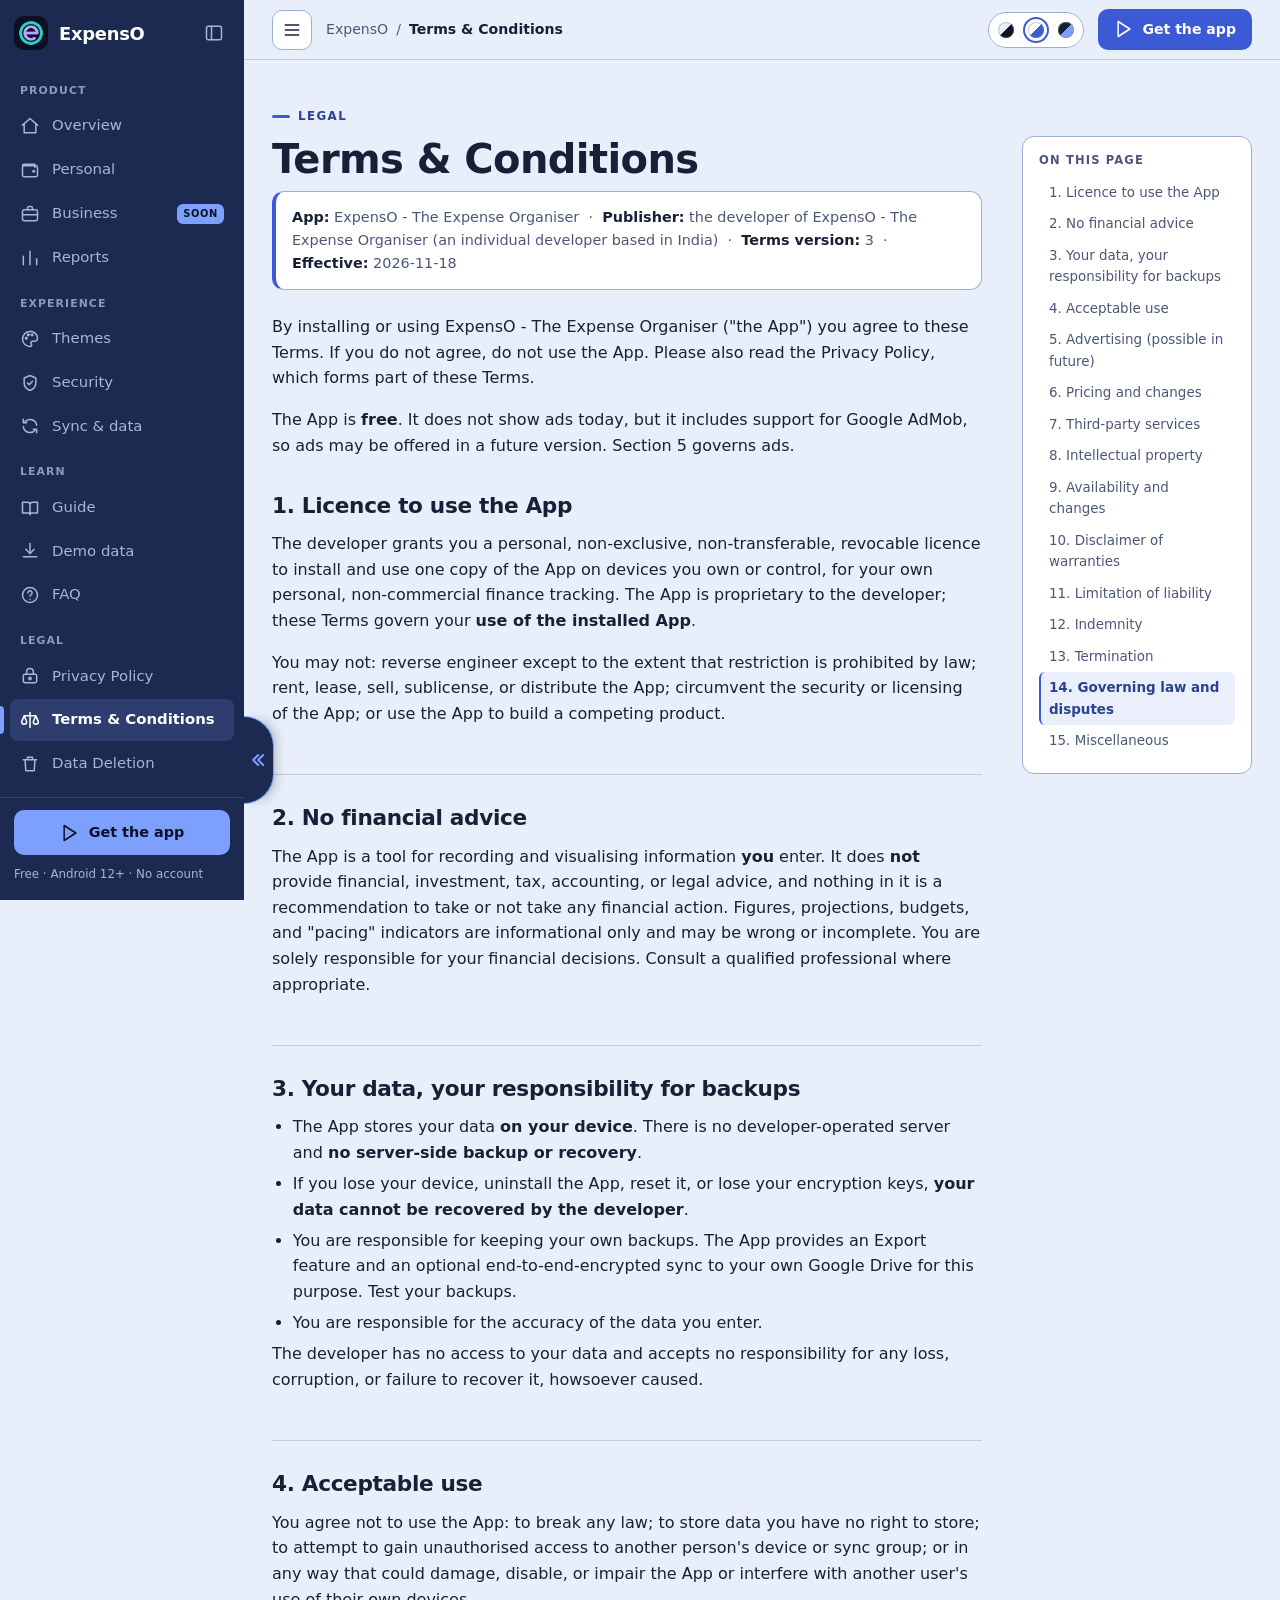
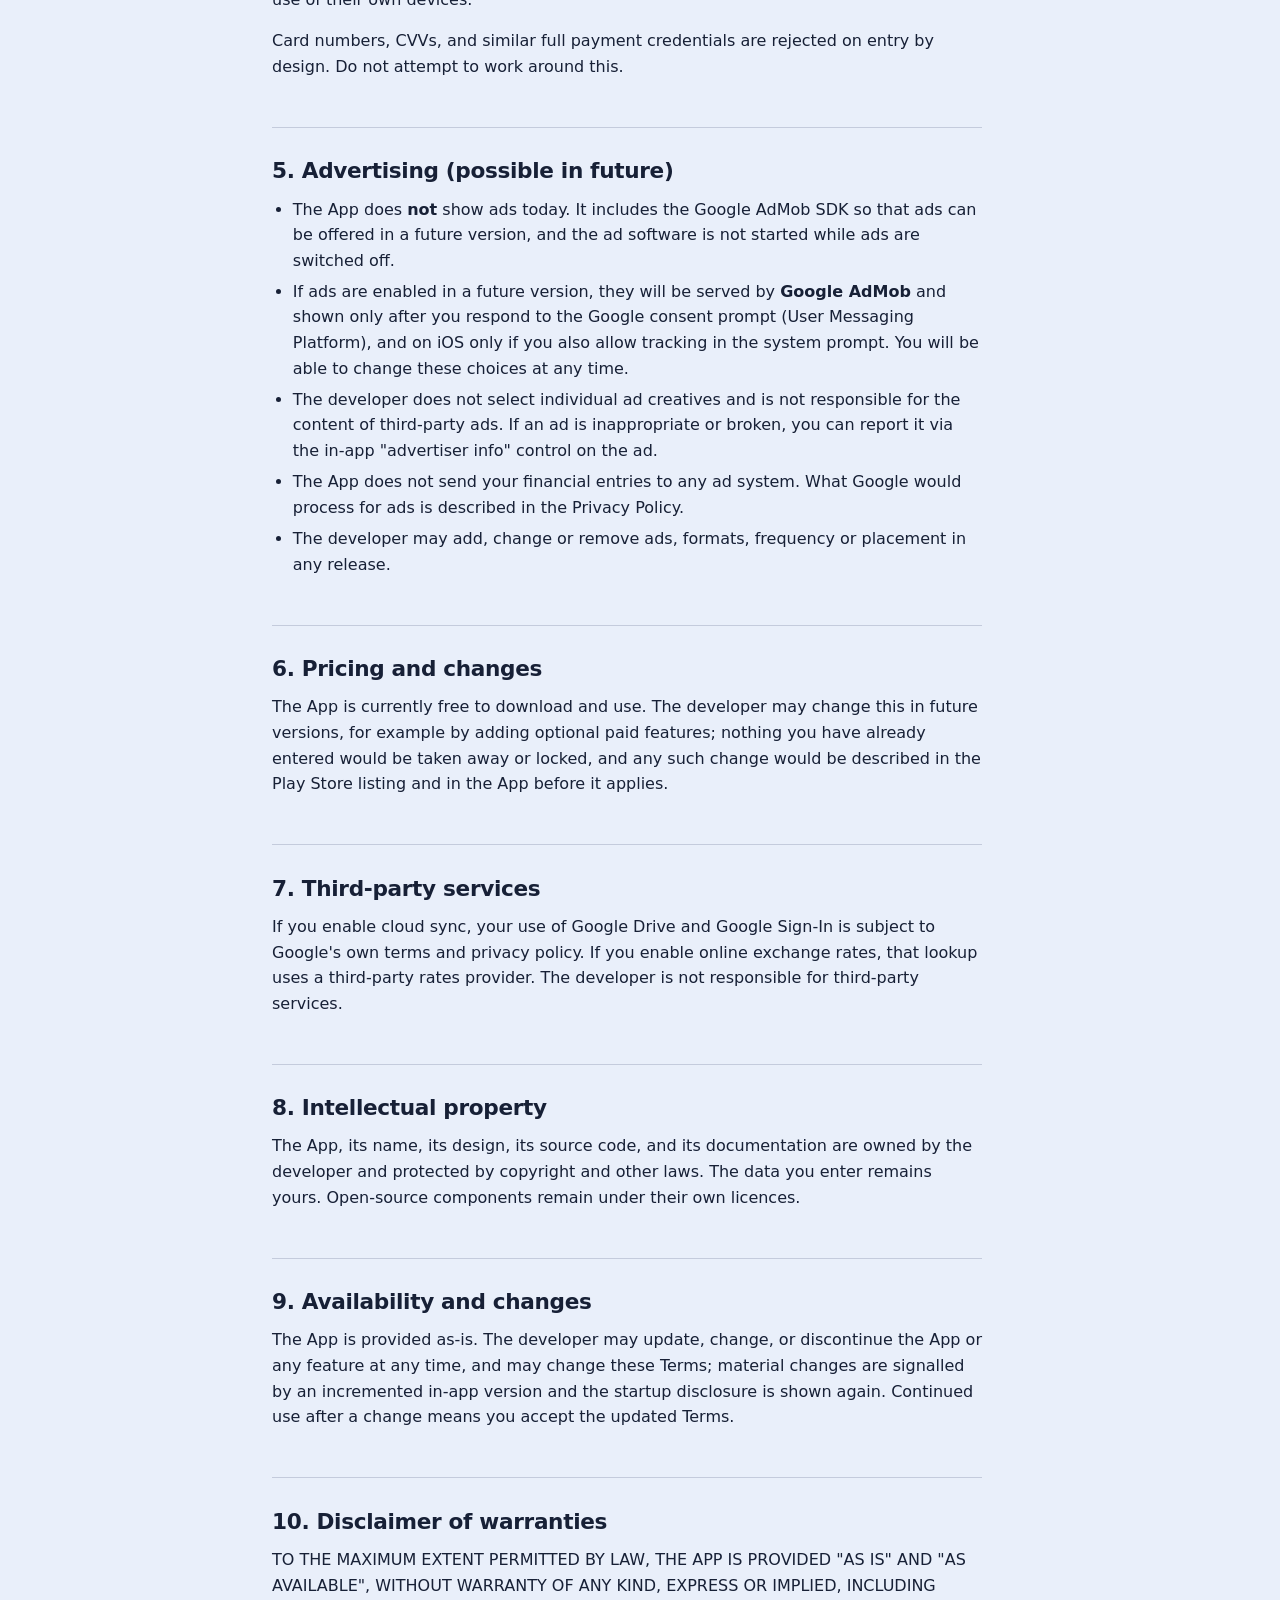
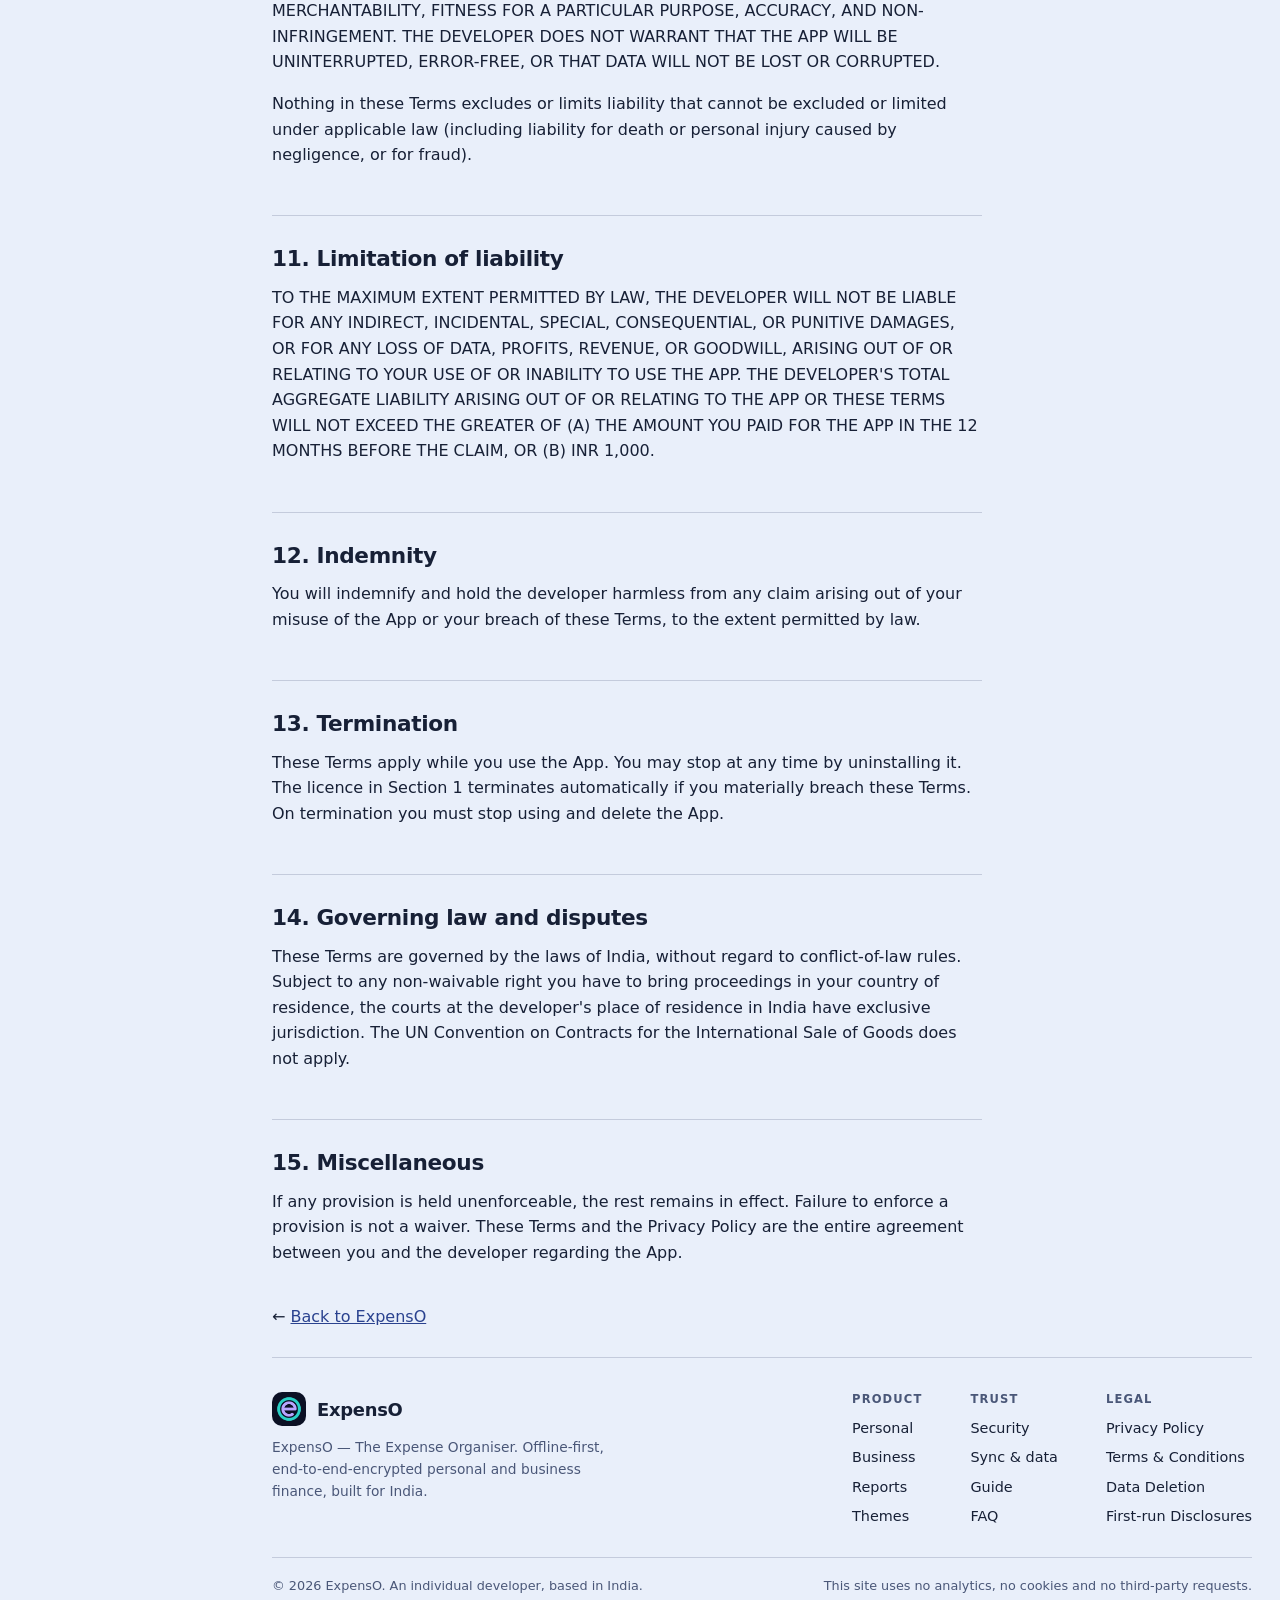
<file: terms.html>
<!doctype html>
<html lang="en" data-theme="classic-light">
<head>
<meta charset="utf-8">
<meta name="viewport" content="width=device-width, initial-scale=1">
<title>Terms &amp; Conditions — ExpensO</title>
<meta name="description" content="Terms and Conditions for ExpensO - The Expense Organiser.">
<meta name="theme-color" content="#E9EFFA">

<link rel="icon" type="image/png" href="images/app-icon.png">
<link rel="apple-touch-icon" href="images/app-icon.png">
<link rel="stylesheet" href="site.css">
<script>
(function(){var r=document.documentElement,g=function(k){try{return localStorage.getItem(k)}catch(e){return null}};
var p=g('expenso-theme')||'classic-light',ok={system:1,'classic-light':1,'classic-dark':1};
if(!ok[p])p='classic-light';var t=p;
if(p==='system')t=window.matchMedia&&matchMedia('(prefers-color-scheme: dark)').matches?'classic-dark':'classic-light';
r.setAttribute('data-theme',t);r.setAttribute('data-pref',p);
var s=g('expenso-size');if(s)r.setAttribute('data-size',s);
var sb=g('expenso-sb');if((sb==='rail'||sb==='hidden')&&window.innerWidth>900)r.setAttribute('data-sb',sb);})();
</script>
</head>
<body>
<svg width="0" height="0" style="position:absolute" aria-hidden="true"><defs><symbol id="i-dashboard" viewBox="0 0 24 24"><rect x="3" y="3" width="8" height="8" rx="1.5"/><rect x="13" y="3" width="8" height="5" rx="1.5"/><rect x="13" y="10" width="8" height="11" rx="1.5"/><rect x="3" y="13" width="8" height="8" rx="1.5"/></symbol><symbol id="i-ledger" viewBox="0 0 24 24"><path d="M6 3h9l4 4v14H6z"/><path d="M9 9h7M9 13h7M9 17h4"/></symbol><symbol id="i-budgets" viewBox="0 0 24 24"><circle cx="12" cy="12" r="9"/><path d="M12 3v9l7 4"/></symbol><symbol id="i-reports" viewBox="0 0 24 24"><path d="M4 20V10M12 20V4M20 20v-7"/></symbol><symbol id="i-savings" viewBox="0 0 24 24"><circle cx="12" cy="12" r="9"/><circle cx="12" cy="12" r="4.2"/><circle cx="12" cy="12" r=".9" fill="currentColor" stroke="none"/></symbol><symbol id="i-settings" viewBox="0 0 24 24"><path d="M4 6h16M4 12h16M4 18h16"/><circle cx="9" cy="6" r="2" fill="var(--sb-bg, var(--card))"/><circle cx="16" cy="12" r="2" fill="var(--sb-bg, var(--card))"/><circle cx="11" cy="18" r="2" fill="var(--sb-bg, var(--card))"/></symbol><symbol id="i-home" viewBox="0 0 24 24"><path d="M3 11l9-8 9 8"/><path d="M5 10v10h14V10"/></symbol><symbol id="i-briefcase" viewBox="0 0 24 24"><rect x="3" y="7" width="18" height="13" rx="2"/><path d="M9 7V5a2 2 0 0 1 2-2h2a2 2 0 0 1 2 2v2M3 13h18"/></symbol><symbol id="i-invoice" viewBox="0 0 24 24"><path d="M6 3h9l4 4v14H6z"/><path d="M14 3v5h5M9 13h7M9 17h5"/></symbol><symbol id="i-box" viewBox="0 0 24 24"><path d="M21 8l-9-5-9 5v8l9 5 9-5z"/><path d="M3 8l9 5 9-5M12 13v8"/></symbol><symbol id="i-users" viewBox="0 0 24 24"><circle cx="9" cy="8" r="3.5"/><path d="M2.5 20a6.5 6.5 0 0 1 13 0"/><circle cx="17.5" cy="9" r="2.5"/><path d="M16.5 14.2A5.5 5.5 0 0 1 21.5 20"/></symbol><symbol id="i-shield" viewBox="0 0 24 24"><path d="M12 3l7 3v6c0 5-3.5 7.5-7 9-3.5-1.5-7-4-7-9V6z"/><path d="M9 12l2 2 4-4"/></symbol><symbol id="i-lock" viewBox="0 0 24 24"><rect x="4" y="10" width="16" height="10" rx="2"/><path d="M8 10V7a4 4 0 0 1 8 0v3"/></symbol><symbol id="i-lock-closed" viewBox="0 0 24 24"><rect x="4" y="10" width="16" height="10" rx="2"/><path d="M8 10V7a4 4 0 0 1 8 0v3"/><circle cx="12" cy="15" r="1.4"/></symbol><symbol id="i-eye-off" viewBox="0 0 24 24"><path d="M2 12s4-7 10-7 10 7 10 7-4 7-10 7S2 12 2 12z"/><path d="M3 3l18 18"/></symbol><symbol id="i-sync" viewBox="0 0 24 24"><path d="M20 11a8 8 0 0 0-14-4M4 4v4h4M4 13a8 8 0 0 0 14 4M20 20v-4h-4"/></symbol><symbol id="i-download" viewBox="0 0 24 24"><path d="M12 3v12"/><path d="M7 10l5 5 5-5"/><path d="M4 19h16"/></symbol><symbol id="i-upload" viewBox="0 0 24 24"><path d="M12 21V9"/><path d="M7 14l5-5 5 5"/><path d="M4 4h16"/></symbol><symbol id="i-play" viewBox="0 0 24 24"><path d="M5 3l14 9-14 9V3z"/></symbol><symbol id="i-check" viewBox="0 0 24 24"><path d="M20 6L9 17l-5-5"/></symbol><symbol id="i-palette" viewBox="0 0 24 24"><path d="M12 3a9 9 0 1 0 0 18c1.2 0 2-.8 2-1.8 0-.5-.2-.9-.5-1.3-.3-.4-.5-.8-.5-1.3 0-1 .8-1.8 1.8-1.8H17a4 4 0 0 0 4-4c0-4-4-8-9-8z"/><circle cx="7.5" cy="11" r="1"/><circle cx="10" cy="7" r="1"/><circle cx="14.5" cy="7" r="1"/></symbol><symbol id="i-book" viewBox="0 0 24 24"><path d="M3 5h6a3 3 0 0 1 3 3v12a2 2 0 0 0-2-2H3zM21 5h-6a3 3 0 0 0-3 3v12a2 2 0 0 1 2-2h7z"/></symbol><symbol id="i-help" viewBox="0 0 24 24"><circle cx="12" cy="12" r="9"/><path d="M9.5 9.5a2.5 2.5 0 1 1 3.5 2.3c-.7.3-1 .9-1 1.7M12 17h.01"/></symbol><symbol id="i-legal" viewBox="0 0 24 24"><path d="M12 3v18M5 7h14M5 7l-3 7a3 3 0 0 0 6 0zM19 7l-3 7a3 3 0 0 0 6 0z"/></symbol><symbol id="i-trash" viewBox="0 0 24 24"><path d="M4 7h16M9 7V4h6v3M6 7l1 13h10l1-13"/></symbol><symbol id="i-wifi" viewBox="0 0 24 24"><path d="M2 9a15 15 0 0 1 20 0M5 12.5a10 10 0 0 1 14 0M8.5 16a5 5 0 0 1 7 0"/><circle cx="12" cy="19.5" r=".8" fill="currentColor"/></symbol><symbol id="i-wifi-off" viewBox="0 0 24 24"><path d="M2 9a15 15 0 0 1 20 0M5 12.5a10 10 0 0 1 14 0M8.5 16a5 5 0 0 1 7 0"/><circle cx="12" cy="19.5" r=".8" fill="currentColor"/><path d="M3 3l18 18"/></symbol><symbol id="i-chevron" viewBox="0 0 24 24"><path d="M6 9l6 6 6-6"/></symbol><symbol id="i-menu" viewBox="0 0 24 24"><path d="M4 6h16M4 12h16M4 18h16"/></symbol><symbol id="i-panel" viewBox="0 0 24 24"><rect x="3" y="4" width="18" height="16" rx="2"/><path d="M9 4v16"/></symbol><symbol id="i-arrow" viewBox="0 0 24 24"><path d="M5 12h14M13 6l6 6-6 6"/></symbol><symbol id="i-card" viewBox="0 0 24 24"><rect x="2.5" y="5" width="19" height="14" rx="2"/><path d="M2.5 10h19"/></symbol><symbol id="i-tag" viewBox="0 0 24 24"><path d="M3 12V4h8l10 10-8 8z"/><circle cx="7.5" cy="8.5" r="1"/></symbol><symbol id="i-repeat" viewBox="0 0 24 24"><path d="M17 2l4 4-4 4M3 11V9a3 3 0 0 1 3-3h15M7 22l-4-4 4-4M21 13v2a3 3 0 0 1-3 3H3"/></symbol><symbol id="i-paperclip" viewBox="0 0 24 24"><path d="M20 12l-7.5 7.5a5 5 0 0 1-7-7L13 5a3.3 3.3 0 0 1 5 5l-7.5 7.5a1.7 1.7 0 0 1-2.4-2.4L15 8"/></symbol><symbol id="i-wallet" viewBox="0 0 24 24"><path d="M3 7a2 2 0 0 1 2-2h13v4"/><rect x="3" y="7" width="18" height="13" rx="2"/><circle cx="16.5" cy="13.5" r="1"/></symbol><symbol id="i-server" viewBox="0 0 24 24"><rect x="4" y="4" width="16" height="5" rx="1.5"/><rect x="4" y="10" width="16" height="5" rx="1.5"/><rect x="4" y="16" width="16" height="4" rx="1.5"/></symbol><symbol id="i-fingerprint" viewBox="0 0 24 24"><path d="M6 11a6 6 0 0 1 12 0v2a14 14 0 0 1-2 7M9 20c1-2 1.5-4.5 1.5-7a1.5 1.5 0 0 1 3 0c0 3-.5 5.5-2 8M3 14c.5-2 .5-4 .5-5a8.5 8.5 0 0 1 17 0"/></symbol><symbol id="i-no-shot" viewBox="0 0 24 24"><circle cx="12" cy="12" r="9"/><path d="M5.6 5.6l12.8 12.8"/></symbol><symbol id="i-megaphone" viewBox="0 0 24 24"><path d="M3 11v3a1 1 0 0 0 1 1h3l8 4V6L7 10H4a1 1 0 0 0-1 1zM18 9a4 4 0 0 1 0 6"/></symbol><symbol id="i-phone" viewBox="0 0 24 24"><rect x="7" y="2.5" width="10" height="19" rx="2"/><path d="M11 18.5h2"/></symbol><symbol id="i-chevrons" viewBox="0 0 24 24"><path d="M7 6l6 6-6 6M13 6l6 6-6 6"/></symbol><symbol id="i-cloud" viewBox="0 0 24 24"><path d="M7 18a4.5 4.5 0 0 1-.4-9A6 6 0 0 1 18 10a4 4 0 0 1-.5 8z"/></symbol></defs></svg>
<a class="skip" href="#main">Skip to content</a>
<div class="app">
<aside class="sidebar" id="sidebar" aria-label="Site navigation">
  <div class="sb-head">
    <a class="sb-brand" href="index.html#top" title="ExpensO"><img src="images/app-icon.png" width="34" height="34" alt=""><span class="sb-label">ExpensO</span></a>
    <button class="sb-collapse" id="sb-collapse" type="button" aria-label="Collapse the menu" title="Collapse menu"><svg class="ico" aria-hidden="true"><use href="#i-panel"/></svg></button>
  </div>
  <nav class="sb-nav">
<p class="sb-group sb-label">Product</p>
<a class="sb-link" href="index.html#top" title="Overview"><svg class="ico" aria-hidden="true"><use href="#i-home"/></svg><span class="sb-label">Overview</span></a>
<a class="sb-link" href="index.html#personal" title="Personal"><svg class="ico" aria-hidden="true"><use href="#i-wallet"/></svg><span class="sb-label">Personal</span></a>
<a class="sb-link" href="index.html#business" title="Business"><svg class="ico" aria-hidden="true"><use href="#i-briefcase"/></svg><span class="sb-label">Business</span><span class="tag">Soon</span></a>
<a class="sb-link" href="index.html#reports" title="Reports"><svg class="ico" aria-hidden="true"><use href="#i-reports"/></svg><span class="sb-label">Reports</span></a>
<p class="sb-group sb-label">Experience</p>
<a class="sb-link" href="index.html#themes" title="Themes"><svg class="ico" aria-hidden="true"><use href="#i-palette"/></svg><span class="sb-label">Themes</span></a>
<a class="sb-link" href="index.html#security" title="Security"><svg class="ico" aria-hidden="true"><use href="#i-shield"/></svg><span class="sb-label">Security</span></a>
<a class="sb-link" href="index.html#data" title="Sync &amp; data"><svg class="ico" aria-hidden="true"><use href="#i-sync"/></svg><span class="sb-label">Sync &amp; data</span></a>
<p class="sb-group sb-label">Learn</p>
<a class="sb-link" href="index.html#guide" title="Guide"><svg class="ico" aria-hidden="true"><use href="#i-book"/></svg><span class="sb-label">Guide</span></a>
<a class="sb-link" href="index.html#downloads" title="Demo data"><svg class="ico" aria-hidden="true"><use href="#i-download"/></svg><span class="sb-label">Demo data</span></a>
<a class="sb-link" href="index.html#faq" title="FAQ"><svg class="ico" aria-hidden="true"><use href="#i-help"/></svg><span class="sb-label">FAQ</span></a>
<p class="sb-group sb-label">Legal</p>
<a class="sb-link" href="privacy.html" title="Privacy Policy"><svg class="ico" aria-hidden="true"><use href="#i-lock-closed"/></svg><span class="sb-label">Privacy Policy</span></a>
<a class="sb-link active" aria-current="page" href="terms.html" title="Terms &amp; Conditions"><svg class="ico" aria-hidden="true"><use href="#i-legal"/></svg><span class="sb-label">Terms &amp; Conditions</span></a>
<a class="sb-link" href="data-deletion.html" title="Data Deletion"><svg class="ico" aria-hidden="true"><use href="#i-trash"/></svg><span class="sb-label">Data Deletion</span></a>
<a class="sb-link" href="disclosures.html" title="First-run Disclosures"><svg class="ico" aria-hidden="true"><use href="#i-megaphone"/></svg><span class="sb-label">First-run Disclosures</span></a>
  </nav>
  <div class="sb-foot">
    <a class="sb-cta" href="https://play.google.com/store/apps/details?id=com.expenso.expenso" title="Get it on Google Play"><svg class="ico" aria-hidden="true"><use href="#i-play"/></svg><span class="sb-label">Get the app</span></a>
    <p class="sb-note sb-label">Free · Android 12+ · No account</p>
  </div>
</aside>
<button class="sb-tab" id="sb-tab" type="button" aria-label="Open or close the menu" title="Pull to open or close the menu"><svg class="ico" aria-hidden="true"><use href="#i-chevrons"/></svg></button>
<div class="scrim" id="scrim"></div>
<div class="main">
  <header class="topbar">
    <button class="menu-btn" id="menu-btn" type="button" aria-label="Open menu" aria-expanded="false" aria-controls="sidebar"><svg class="ico" aria-hidden="true"><use href="#i-menu"/></svg></button>
    <div class="crumb"><span>ExpensO</span><span class="sep" aria-hidden="true">/</span><strong id="crumb-current">Terms &amp; Conditions</strong></div>
    <span class="top-spacer"></span>
    <div class="theme-dots" role="group" aria-label="Theme"><button type="button" data-set-theme="system" aria-pressed="false" title="System" aria-label="System theme"><i class="sw-system"></i></button><button type="button" data-set-theme="classic-light" aria-pressed="false" title="Light" aria-label="Light theme"><i class="sw-light"></i></button><button type="button" data-set-theme="classic-dark" aria-pressed="false" title="Dark" aria-label="Dark theme"><i class="sw-dark"></i></button></div>
    <a class="top-cta" href="https://play.google.com/store/apps/details?id=com.expenso.expenso"><svg class="ico" aria-hidden="true"><use href="#i-play"/></svg><span>Get the app</span></a>
  </header>
  <main id="main" class="page">
<div class="doc-head"><span class="eyebrow">Legal</span></div>
<div class="doc-layout" style="padding-top:0">
<article class="doc"><h1>Terms &amp; Conditions</h1><p class="meta"><strong>App:</strong> ExpensO - The Expense Organiser &nbsp;·&nbsp; <strong>Publisher:</strong> the developer of ExpensO - The Expense Organiser (an individual developer based in India) &nbsp;·&nbsp; <strong>Terms version:</strong> 3 &nbsp;·&nbsp; <strong>Effective:</strong> 2026-11-18</p>
<p>By installing or using ExpensO - The Expense Organiser ("the App") you agree to these Terms. If you do not agree, do not use the App. Please also read the Privacy Policy, which forms part of these Terms.</p>
<p>The App is <strong>free</strong>. It does not show ads today, but it includes support for Google AdMob, so ads may be offered in a future version. Section 5 governs ads.</p>
<h2 id="licence-to-use-the-app">1. Licence to use the App</h2>
<p>The developer grants you a personal, non-exclusive, non-transferable, revocable licence to install and use one copy of the App on devices you own or control, for your own personal, non-commercial finance tracking. The App is proprietary to the developer; these Terms govern your <strong>use of the installed App</strong>.</p>
<p>You may not: reverse engineer except to the extent that restriction is prohibited by law; rent, lease, sell, sublicense, or distribute the App; circumvent the security or licensing of the App; or use the App to build a competing product.</p>
<h2 id="no-financial-advice">2. No financial advice</h2>
<p>The App is a tool for recording and visualising information <strong>you</strong> enter. It does <strong>not</strong> provide financial, investment, tax, accounting, or legal advice, and nothing in it is a recommendation to take or not take any financial action. Figures, projections, budgets, and "pacing" indicators are informational only and may be wrong or incomplete. You are solely responsible for your financial decisions. Consult a qualified professional where appropriate.</p>
<h2 id="your-data-your-responsibility-for-backup">3. Your data, your responsibility for backups</h2>
<ul><li>The App stores your data <strong>on your device</strong>. There is no developer-operated server and <strong>no server-side backup or recovery</strong>.</li><li>If you lose your device, uninstall the App, reset it, or lose your encryption keys, <strong>your data cannot be recovered by the developer</strong>.</li><li>You are responsible for keeping your own backups. The App provides an Export feature and an optional end-to-end-encrypted sync to your own Google Drive for this purpose. Test your backups.</li><li>You are responsible for the accuracy of the data you enter.</li></ul>
<p>The developer has no access to your data and accepts no responsibility for any loss, corruption, or failure to recover it, howsoever caused.</p>
<h2 id="acceptable-use">4. Acceptable use</h2>
<p>You agree not to use the App: to break any law; to store data you have no right to store; to attempt to gain unauthorised access to another person's device or sync group; or in any way that could damage, disable, or impair the App or interfere with another user's use of their own devices.</p>
<p>Card numbers, CVVs, and similar full payment credentials are rejected on entry by design. Do not attempt to work around this.</p>
<h2 id="advertising-possible-in-future">5. Advertising (possible in future)</h2>
<ul><li>The App does <strong>not</strong> show ads today. It includes the Google AdMob SDK so that ads can be offered in a future version, and the ad software is not started while ads are switched off.</li><li>If ads are enabled in a future version, they will be served by <strong>Google AdMob</strong> and shown only after you respond to the Google consent prompt (User Messaging Platform), and on iOS only if you also allow tracking in the system prompt. You will be able to change these choices at any time.</li><li>The developer does not select individual ad creatives and is not responsible for the content of third-party ads. If an ad is inappropriate or broken, you can report it via the in-app "advertiser info" control on the ad.</li><li>The App does not send your financial entries to any ad system. What Google would process for ads is described in the Privacy Policy.</li><li>The developer may add, change or remove ads, formats, frequency or placement in any release.</li></ul>
<h2 id="pricing-and-changes">6. Pricing and changes</h2>
<p>The App is currently free to download and use. The developer may change this in future versions, for example by adding optional paid features; nothing you have already entered would be taken away or locked, and any such change would be described in the Play Store listing and in the App before it applies.</p>
<h2 id="third-party-services">7. Third-party services</h2>
<p>If you enable cloud sync, your use of Google Drive and Google Sign-In is subject to Google's own terms and privacy policy. If you enable online exchange rates, that lookup uses a third-party rates provider. The developer is not responsible for third-party services.</p>
<h2 id="intellectual-property">8. Intellectual property</h2>
<p>The App, its name, its design, its source code, and its documentation are owned by the developer and protected by copyright and other laws. The data you enter remains yours. Open-source components remain under their own licences.</p>
<h2 id="availability-and-changes">9. Availability and changes</h2>
<p>The App is provided as-is. The developer may update, change, or discontinue the App or any feature at any time, and may change these Terms; material changes are signalled by an incremented in-app version and the startup disclosure is shown again. Continued use after a change means you accept the updated Terms.</p>
<h2 id="disclaimer-of-warranties">10. Disclaimer of warranties</h2>
<p>TO THE MAXIMUM EXTENT PERMITTED BY LAW, THE APP IS PROVIDED "AS IS" AND "AS AVAILABLE", WITHOUT WARRANTY OF ANY KIND, EXPRESS OR IMPLIED, INCLUDING MERCHANTABILITY, FITNESS FOR A PARTICULAR PURPOSE, ACCURACY, AND NON-INFRINGEMENT. THE DEVELOPER DOES NOT WARRANT THAT THE APP WILL BE UNINTERRUPTED, ERROR-FREE, OR THAT DATA WILL NOT BE LOST OR CORRUPTED.</p>
<p>Nothing in these Terms excludes or limits liability that cannot be excluded or limited under applicable law (including liability for death or personal injury caused by negligence, or for fraud).</p>
<h2 id="limitation-of-liability">11. Limitation of liability</h2>
<p>TO THE MAXIMUM EXTENT PERMITTED BY LAW, THE DEVELOPER WILL NOT BE LIABLE FOR ANY INDIRECT, INCIDENTAL, SPECIAL, CONSEQUENTIAL, OR PUNITIVE DAMAGES, OR FOR ANY LOSS OF DATA, PROFITS, REVENUE, OR GOODWILL, ARISING OUT OF OR RELATING TO YOUR USE OF OR INABILITY TO USE THE APP. THE DEVELOPER'S TOTAL AGGREGATE LIABILITY ARISING OUT OF OR RELATING TO THE APP OR THESE TERMS WILL NOT EXCEED THE GREATER OF (A) THE AMOUNT YOU PAID FOR THE APP IN THE 12 MONTHS BEFORE THE CLAIM, OR (B) INR 1,000.</p>
<h2 id="indemnity">12. Indemnity</h2>
<p>You will indemnify and hold the developer harmless from any claim arising out of your misuse of the App or your breach of these Terms, to the extent permitted by law.</p>
<h2 id="termination">13. Termination</h2>
<p>These Terms apply while you use the App. You may stop at any time by uninstalling it. The licence in Section 1 terminates automatically if you materially breach these Terms. On termination you must stop using and delete the App.</p>
<h2 id="governing-law-and-disputes">14. Governing law and disputes</h2>
<p>These Terms are governed by the laws of India, without regard to conflict-of-law rules. Subject to any non-waivable right you have to bring proceedings in your country of residence, the courts at the developer's place of residence in India have exclusive jurisdiction. The UN Convention on Contracts for the International Sale of Goods does not apply.</p>
<h2 id="miscellaneous">15. Miscellaneous</h2>
<p>If any provision is held unenforceable, the rest remains in effect. Failure to enforce a provision is not a waiver. These Terms and the Privacy Policy are the entire agreement between you and the developer regarding the App.</p>
<p style="margin-top:2.4em">&larr; <a href="index.html">Back to ExpensO</a></p></article>
<aside class="toc" aria-label="On this page"><h5>On this page</h5><a href="#licence-to-use-the-app">1. Licence to use the App</a><a href="#no-financial-advice">2. No financial advice</a><a href="#your-data-your-responsibility-for-backup">3. Your data, your responsibility for backups</a><a href="#acceptable-use">4. Acceptable use</a><a href="#advertising-possible-in-future">5. Advertising (possible in future)</a><a href="#pricing-and-changes">6. Pricing and changes</a><a href="#third-party-services">7. Third-party services</a><a href="#intellectual-property">8. Intellectual property</a><a href="#availability-and-changes">9. Availability and changes</a><a href="#disclaimer-of-warranties">10. Disclaimer of warranties</a><a href="#limitation-of-liability">11. Limitation of liability</a><a href="#indemnity">12. Indemnity</a><a href="#termination">13. Termination</a><a href="#governing-law-and-disputes">14. Governing law and disputes</a><a href="#miscellaneous">15. Miscellaneous</a></aside>
</div>
  <footer class="site-foot">
    <div class="container">
      <div class="foot-grid">
        <div><a class="sb-brand" style="color:var(--ink)" href="index.html#top"><img src="images/app-icon.png" width="34" height="34" alt="" style="border-radius:10px"> ExpensO</a>
          <p style="margin-top:10px">ExpensO — The Expense Organiser. Offline-first, end-to-end-encrypted personal and business finance, built for India.</p></div>
        <div class="foot-cols">
          <div><h5>Product</h5><a href="index.html#personal">Personal</a><a href="index.html#business">Business</a><a href="index.html#reports">Reports</a><a href="index.html#themes">Themes</a></div>
          <div><h5>Trust</h5><a href="index.html#security">Security</a><a href="index.html#data">Sync &amp; data</a><a href="index.html#guide">Guide</a><a href="index.html#faq">FAQ</a></div>
          <div><h5>Legal</h5><a href="privacy.html">Privacy Policy</a><a href="terms.html">Terms &amp; Conditions</a><a href="data-deletion.html">Data Deletion</a><a href="disclosures.html">First-run Disclosures</a></div>
        </div>
      </div>
      <div class="foot-bottom"><span>© 2026 ExpensO. An individual developer, based in India.</span><span>This site uses no analytics, no cookies and no third-party requests.</span></div>
    </div>
  </footer>
  </main>
</div>
</div>
<script src="site.js"></script>
</body>
</html>
</file>
<file: site.css>
/* ExpensO site — "dual-tone" design system, mirroring the app.
   Left deep sidebar + a flat ground with solid, edge-coloured cards.
   Every colour comes from a token; each theme is a token set scoped to
   [data-theme], so any element (e.g. a theme preview card) can re-theme itself.
   System fonts only, like the app's Classic theme: no third-party requests. */


/* ------------------------------------------------------------- tokens ---- */
:root,
[data-theme="classic-light"] {            /* Classic · Light  ("Mist") */
  color-scheme: light;
  --ground: #E9EFFA;
  --card: #FFFFFF;
  --card-alt: #F3F6FD;
  --card-border: #9DAFD6;
  --hairline: rgba(28, 42, 82, .18);
  --track: rgba(28, 42, 82, .15);
  --ink: #172036;
  --muted: #4A5778;
  --accent: #3D5AD6;
  --accent-text: #2A428F;
  --on-accent: #FFFFFF;
  --positive: #0A7D3E;
  --negative: #CF1F2E;
  --warning: #F29A0D;
  --warning-text: #8F5A00;
  --info: var(--accent);
  --neutral: #546E7A;
  --card-shadow: 0 1px 2px rgba(28,42,82,.15), 0 6px 14px -6px rgba(28,42,82,.15);
  --sb-bg: #1C2A52; --sb-fg: #A8B5D6; --sb-fg-active: #FFFFFF; --sb-accent: #7DA0FF; --sb-on-accent: #0B1226;
  --font-display: system-ui, -apple-system, "Segoe UI", Roboto, sans-serif;
  --font-body: system-ui, -apple-system, "Segoe UI", Roboto, sans-serif;
  --font-figure: var(--font-body);
  --display-weight: 700;
  --display-track: -.015em;
}
[data-theme="classic-dark"] {             /* Classic · Dark  ("Navy") */
  color-scheme: dark;
  --ground: #0C1322;
  --card: #141F38;
  --card-alt: #101A30;
  --card-border: #2F4375;
  --hairline: rgba(180, 198, 240, .15);
  --track: rgba(180, 198, 240, .16);
  --ink: #E4EAF7;
  --muted: #A9B7D9;
  --accent: #7DA0FF;
  --accent-text: #9DBBFF;
  --on-accent: #0B1226;
  --positive: #3FE08A;
  --negative: #FF6B6B;
  --warning: #FFCA28;
  --warning-text: #FFCA28;
  --neutral: #90A4AE;
  --card-shadow: none;
  --sb-bg: #020408; --sb-fg: #8B9CC0; --sb-fg-active: #E4EAF7; --sb-accent: #7DA0FF; --sb-on-accent: #0B1226;
}

:root {
  --sb-w: 244px;
  --radius: 12px;
  --radius-sm: 8px;
  --edge: 4px;
  --max: 1120px;
  /* shared categorical chart palette (same in every theme) */
  --c1: #4E79A7; --c2: #F28E2B; --c3: #59A14F; --c4: #B07AA1; --c5: #E15759; --c6: #76B7B2;
  --c7: #EDC948; --c8: #6C8EBF; --c9: #FF9DA7; --c10: #9C755F;
}
html[data-sb="rail"] { --sb-w: 68px; }
html[data-sb="hidden"] { --sb-w: 0px; }
html[data-sb="hidden"] .sidebar { visibility: hidden; }

/* --------------------------------------------------------------- base ---- */
*, *::before, *::after { box-sizing: border-box; }
html { -webkit-text-size-adjust: 100%; scroll-behavior: smooth; scroll-padding-top: 76px; font-size: var(--fs, 100%); }
html[data-size="medium"] { --fs: 108%; }
html[data-size="large"] { --fs: 117%; }
html[data-size="xl"] { --fs: 127%; }
@media (prefers-reduced-motion: reduce) {
  html { scroll-behavior: auto; }
  *, *::before, *::after { animation-duration: .01ms !important; transition-duration: .01ms !important; }
}
body {
  margin: 0; background: var(--ground); color: var(--ink);
  font: 400 1rem/1.6 var(--font-body);
  -webkit-font-smoothing: antialiased;
}
h1, h2, h3, h4 { font-family: var(--font-display); font-weight: var(--display-weight); letter-spacing: var(--display-track); color: var(--ink); margin: 0; text-wrap: balance; line-height: 1.18; }
p { margin: 0 0 1em; color: var(--muted); }
p:last-child { margin-bottom: 0; }
a { color: var(--accent-text); }
img, svg { max-width: 100%; }
ul, ol { margin: 0; }
button { font: inherit; color: inherit; }
:focus-visible { outline: 2px solid var(--accent); outline-offset: 2px; border-radius: 4px; }
.sr-only { position: absolute; width: 1px; height: 1px; margin: -1px; padding: 0; overflow: hidden; clip: rect(0,0,0,0); border: 0; white-space: nowrap; }
.skip { position: absolute; left: 8px; top: -60px; z-index: 100; background: var(--accent); color: var(--on-accent); padding: 8px 14px; border-radius: 8px; text-decoration: none; }
.skip:focus { top: 8px; }
.ico { width: 20px; height: 20px; flex: none; fill: none; stroke: currentColor; stroke-width: 1.8; stroke-linecap: round; stroke-linejoin: round; }
.num { font-family: var(--font-figure); font-variant-numeric: tabular-nums; }

/* ------------------------------------------------------------- shell ----- */
.app { display: grid; grid-template-columns: var(--sb-w) minmax(0, 1fr); min-height: 100vh; transition: grid-template-columns .22s ease; }

.sidebar {
  position: sticky; top: 0; height: 100vh; z-index: 60;
  background: var(--sb-bg); color: var(--sb-fg);
  display: flex; flex-direction: column; overflow: hidden;
}
.sb-head { display: flex; align-items: center; gap: 8px; padding: 16px 14px 12px; }
.sb-brand { display: flex; align-items: center; gap: 11px; text-decoration: none; color: var(--sb-fg-active); font: var(--display-weight) 1.12rem var(--font-display); letter-spacing: var(--display-track); min-width: 0; flex: 1; }
.sb-brand img { width: 34px; height: 34px; border-radius: 10px; flex: none; }
.sb-collapse { flex: none; width: 32px; height: 32px; border-radius: 8px; border: 0; background: transparent; color: var(--sb-fg); cursor: pointer; display: grid; place-items: center; }
.sb-collapse:hover { background: color-mix(in srgb, var(--sb-accent) 16%, transparent); color: var(--sb-fg-active); }
.sb-nav { flex: 1; overflow-y: auto; padding: 4px 10px 12px; scrollbar-width: thin; scrollbar-color: color-mix(in srgb, var(--sb-fg) 30%, transparent) transparent; }
.sb-group { margin: 16px 10px 6px; font-size: .68rem; font-weight: 700; letter-spacing: .1em; text-transform: uppercase; color: color-mix(in srgb, var(--sb-fg) 80%, transparent); white-space: nowrap; }
.sb-link {
  position: relative; display: flex; align-items: center; gap: 12px; padding: 9px 10px; margin: 2px 0;
  border-radius: var(--radius-sm); color: var(--sb-fg); text-decoration: none; font-size: .93rem; font-weight: 500; white-space: nowrap;
}
.sb-link:hover { background: color-mix(in srgb, var(--sb-accent) 10%, transparent); color: var(--sb-fg-active); }
.sb-link.active { background: color-mix(in srgb, var(--sb-accent) 16%, transparent); color: var(--sb-fg-active); font-weight: 600; }
.sb-link.active::before { content: ""; position: absolute; inset-block: 7px; inset-inline-start: -10px; width: 4px; border-radius: 0 4px 4px 0; background: var(--sb-accent); }
.sb-link .ico { width: 20px; height: 20px; }
.sb-link .tag { margin-inline-start: auto; font-size: .62rem; font-weight: 700; letter-spacing: .06em; text-transform: uppercase; padding: 2px 6px; border-radius: 6px; background: var(--sb-accent); color: var(--sb-on-accent); }
.sb-foot { padding: 12px 14px 16px; border-top: 1px solid color-mix(in srgb, var(--sb-fg) 18%, transparent); display: grid; gap: 10px; }
.sb-cta { display: flex; align-items: center; justify-content: center; gap: 9px; padding: 11px 12px; border-radius: 10px; background: var(--sb-accent); color: var(--sb-on-accent); font-weight: 700; font-size: .9rem; text-decoration: none; white-space: nowrap; }
.sb-cta:hover { filter: brightness(1.07); }
.sb-note { font-size: .74rem; color: var(--sb-fg); margin: 0; white-space: nowrap; }

html[data-sb="rail"] .sb-label, html[data-sb="rail"] .sb-note, html[data-sb="rail"] .sb-link .tag { display: none; }
html[data-sb="rail"] .sb-head { flex-direction: column; padding-inline: 0; }
html[data-sb="rail"] .sb-brand { flex: none; }
html[data-sb="rail"] .sb-link { justify-content: center; padding-inline: 0; }
html[data-sb="rail"] .sb-group { height: 1px; margin: 12px 14px; padding: 0; font-size: 0; background: color-mix(in srgb, var(--sb-fg) 18%, transparent); }
html[data-sb="rail"] .sb-cta { padding: 11px 0; }

.main { min-width: 0; }
.topbar {
  position: sticky; top: 0; z-index: 40; display: flex; align-items: center; gap: 14px; min-height: 60px; padding: 8px 28px;
  background: color-mix(in srgb, var(--ground) 92%, transparent); backdrop-filter: blur(10px);
  border-bottom: 1px solid var(--hairline);
}
.menu-btn { display: grid; width: 40px; height: 40px; border-radius: 10px; border: 1px solid var(--card-border); background: var(--card); color: var(--ink); cursor: pointer; place-items: center; }
.crumb { font-size: .88rem; color: var(--muted); display: flex; align-items: center; gap: 8px; min-width: 0; }
.crumb strong { color: var(--ink); font-weight: 600; white-space: nowrap; overflow: hidden; text-overflow: ellipsis; }
.top-spacer { flex: 1; }
.theme-dots { display: inline-flex; align-items: center; gap: 4px; padding: 4px; border: 1px solid var(--card-border); border-radius: 999px; background: var(--card); }
.theme-dots button { width: 26px; height: 26px; border-radius: 50%; border: 2px solid transparent; padding: 0; cursor: pointer; background: transparent; display: grid; place-items: center; }
.theme-dots button i { width: 16px; height: 16px; border-radius: 50%; display: block; box-shadow: inset 0 0 0 1px rgba(128,128,128,.45); }
.theme-dots button[aria-pressed="true"] { border-color: var(--accent); }
.sw-system { background: linear-gradient(135deg, #E9EFFA 50%, #0C1322 50%); }
.sw-light { background: linear-gradient(135deg, #FFFFFF 50%, #3D5AD6 50%); }
.sw-dark { background: linear-gradient(135deg, #141F38 50%, #7DA0FF 50%); }
.top-cta { display: inline-flex; align-items: center; gap: 8px; padding: 9px 16px; border-radius: 10px; background: var(--accent); color: var(--on-accent); font-weight: 700; font-size: .88rem; text-decoration: none; white-space: nowrap; }
.top-cta:hover { filter: brightness(1.07); }
.scrim { display: none; }

.page { padding: 0 28px; }
.container { max-width: var(--max); margin: 0 auto; }
section.block { padding: 72px 0; border-top: 1px solid var(--hairline); }
section.block:first-of-type { border-top: 0; }
.eyebrow { display: inline-flex; align-items: center; gap: 8px; font-size: .74rem; font-weight: 700; letter-spacing: .12em; text-transform: uppercase; color: var(--accent-text); margin-bottom: 12px; }
.eyebrow::before { content: ""; width: 18px; height: 3px; border-radius: 2px; background: var(--accent); }
.section-head { max-width: 66ch; margin-bottom: 36px; }
.section-head h2 { font-size: clamp(1.7rem, 3vw, 2.35rem); margin-bottom: 12px; }
.section-head p { font-size: 1.05rem; }

/* ------------------------------------------------------------- cards ----- */
.card {
  background: var(--card); border: 1.25px solid var(--card-border); border-inline-start: var(--edge) solid var(--edge-c, var(--accent));
  border-radius: var(--radius); box-shadow: var(--card-shadow); padding: 20px; min-width: 0;
}
.card.flat { border-inline-start-width: 1.25px; border-inline-start-color: var(--card-border); }
.t-pos { --edge-c: var(--positive); } .t-neg { --edge-c: var(--negative); } .t-warn { --edge-c: var(--warning); }
.t-info { --edge-c: var(--accent); } .t-neutral { --edge-c: var(--neutral); }
.card h3 { font-size: 1.1rem; margin-bottom: 8px; }
.card p { font-size: .94rem; }
.card .ico-tile { margin-bottom: 14px; }
.ico-tile { width: 42px; height: 42px; border-radius: 11px; display: grid; place-items: center; background: color-mix(in srgb, var(--accent) 14%, var(--card)); color: var(--accent-text); }
.ico-tile .ico { width: 21px; height: 21px; }
.grid { display: grid; gap: 16px; }
.g2 { grid-template-columns: repeat(2, minmax(0, 1fr)); }
.g3 { grid-template-columns: repeat(3, minmax(0, 1fr)); }
.g4 { grid-template-columns: repeat(4, minmax(0, 1fr)); }
.label {
  display: inline-flex; align-items: center; gap: 6px; font-size: .72rem; font-weight: 700; padding: 2px 8px; border-radius: 6px; white-space: nowrap;
  border: 1.25px solid var(--lc, var(--neutral)); color: var(--lc-text, var(--lc, var(--neutral)));
}
.label.pos { --lc: var(--positive); } .label.neg { --lc: var(--negative); } .label.warn { --lc: var(--warning); --lc-text: var(--warning-text); } .label.info { --lc: var(--accent); --lc-text: var(--accent-text); }
.label::before { content: ""; width: 6px; height: 6px; border-radius: 50%; background: currentColor; }
.chips { display: flex; flex-wrap: wrap; gap: 8px; }
.chip { font-size: .8rem; font-weight: 600; padding: 5px 11px; border-radius: 8px; border: 1.25px solid var(--card-border); background: var(--card); color: var(--ink); }
.badge { font-size: .66rem; font-weight: 800; letter-spacing: .08em; text-transform: uppercase; padding: 3px 8px; border-radius: 6px; background: color-mix(in srgb, var(--accent) 16%, var(--card)); color: var(--accent-text); vertical-align: middle; }

.checks { list-style: none; padding: 0; display: grid; gap: 10px; }
.checks li { display: flex; gap: 10px; align-items: flex-start; font-size: .96rem; color: var(--ink); }
.checks li .ico { width: 18px; height: 18px; margin-top: 3px; color: var(--positive); stroke-width: 2.4; }
.checks li strong { font-weight: 650; }

.btn { display: inline-flex; align-items: center; gap: 9px; font-weight: 700; font-size: .95rem; text-decoration: none; padding: 12px 20px; border-radius: 10px; border: 1.25px solid transparent; cursor: pointer; }
.btn-primary { background: var(--accent); color: var(--on-accent); }
.btn-primary:hover { filter: brightness(1.07); }
.btn-ghost { background: var(--card); color: var(--ink); border-color: var(--card-border); }
.btn-ghost:hover { border-color: var(--accent); color: var(--accent-text); }
.btn-row { display: flex; flex-wrap: wrap; gap: 12px; }

/* segmented control / tabs (mirrors the app's SegmentedButton) */
.seg { display: inline-flex; padding: 3px; gap: 2px; border: 1.25px solid var(--card-border); border-radius: 10px; background: var(--card); max-width: 100%; overflow-x: auto; scrollbar-width: none; }
.seg button { border: 0; background: transparent; padding: 7px 14px; border-radius: 7px; font-weight: 600; font-size: .86rem; color: var(--muted); cursor: pointer; white-space: nowrap; }
.seg button[aria-selected="true"], .seg button[aria-pressed="true"] { background: var(--accent); color: var(--on-accent); }
.seg button:not([aria-selected="true"]):not([aria-pressed="true"]):hover { color: var(--ink); }
[data-panel][hidden] { display: none !important; }

/* ------------------------------------------------------------- hero ------ */
.hero { padding: 56px 0 40px; border-top: 0 !important; }
.hero-grid { display: grid; grid-template-columns: minmax(0, .92fr) minmax(0, 1.08fr); gap: 44px; align-items: center; }
.hero h1 { font-size: clamp(2.2rem, 4.2vw, 3.4rem); margin: 0 0 18px; }
.hero h1 em { font-style: normal; color: var(--accent-text); }
.hero .lede { font-size: 1.12rem; max-width: 50ch; }
.hero .btn-row { margin: 26px 0 22px; }
.trust-pills { display: flex; flex-wrap: wrap; gap: 8px 10px; }
.trust-pills span { display: inline-flex; align-items: center; gap: 7px; font-size: .82rem; font-weight: 600; color: var(--muted); }
.trust-pills .ico { width: 16px; height: 16px; color: var(--positive); }

/* in-page product window (a live, themed replica of the app's shell) */
.win { background: var(--card); border: 1.25px solid var(--card-border); border-radius: 16px; box-shadow: var(--card-shadow), 0 30px 60px -30px rgba(0,0,0,.35); overflow: hidden; }
.win-bar { display: flex; align-items: center; gap: 10px; padding: 10px 14px; border-bottom: 1px solid var(--hairline); background: var(--card-alt); }
.win-bar i { width: 10px; height: 10px; border-radius: 50%; background: var(--track); }
.win-bar .win-title { margin-inline-start: 6px; font-size: .76rem; color: var(--muted); font-weight: 600; }
.win-bar .seg { margin-inline-start: auto; }
.win-bar .seg button { padding: 4px 11px; font-size: .76rem; }
.win-body { display: grid; grid-template-columns: 148px minmax(0, 1fr); min-height: 380px; }
.mini-sb { background: var(--sb-bg); padding: 12px 8px; display: flex; flex-direction: column; gap: 2px; }
.mini-sb .mb { display: flex; align-items: center; gap: 8px; color: var(--sb-fg-active); font: var(--display-weight) .86rem var(--font-display); padding: 2px 6px 10px; }
.mini-sb .mb img { width: 22px; height: 22px; border-radius: 6px; }
.mini-sb a, .mini-sb span.mi { position: relative; display: flex; align-items: center; gap: 8px; padding: 7px 8px; border-radius: 7px; font-size: .74rem; font-weight: 500; color: var(--sb-fg); text-decoration: none; cursor: default; }
.mini-sb .mi .ico { width: 15px; height: 15px; }
.mini-sb .mi.on { background: color-mix(in srgb, var(--sb-accent) 16%, transparent); color: var(--sb-fg-active); font-weight: 600; }
.mini-sb .mi.on::before { content: ""; position: absolute; inset-block: 6px; inset-inline-start: -8px; width: 3px; border-radius: 0 3px 3px 0; background: var(--sb-accent); }
.mini-main { padding: 14px; background: var(--ground); display: grid; gap: 10px; align-content: start; min-width: 0; }
.mm-head { display: flex; align-items: center; justify-content: space-between; font-size: .8rem; }
.mm-head b { font: var(--display-weight) 1rem var(--font-display); color: var(--ink); }
.mm-head span { color: var(--muted); font-size: .74rem; }
.tiles { display: grid; gap: 8px; grid-template-columns: repeat(3, minmax(0, 1fr)); }
.tiles.t4 { grid-template-columns: repeat(2, minmax(0, 1fr)); }
.tile { background: var(--card); border: 1.25px solid var(--card-border); border-inline-start: 4px solid var(--edge-c, var(--accent)); border-radius: 9px; padding: 9px 10px; min-width: 0; }
.tile small { display: block; font-size: .66rem; font-weight: 600; color: var(--muted); }
.tile b { display: block; font: 700 1.02rem var(--font-figure); font-variant-numeric: tabular-nums; color: var(--ink); margin: 1px 0; white-space: nowrap; }
.tile em { font-style: normal; font-size: .64rem; color: var(--muted); }
.splitbar { display: flex; height: 10px; border-radius: 6px; overflow: hidden; background: var(--track); gap: 2px; }
.splitbar i { display: block; }
.split-legend { display: flex; flex-wrap: wrap; gap: 4px 14px; font-size: .68rem; color: var(--muted); margin-top: 6px; }
.split-legend b { color: var(--ink); font-weight: 650; }
.split-legend i { display: inline-block; width: 8px; height: 8px; border-radius: 2px; margin-inline-end: 5px; }
.donut-row { display: grid; grid-template-columns: 96px minmax(0, 1fr); gap: 14px; align-items: center; }
.donut { width: 96px; height: 96px; border-radius: 50%; background: conic-gradient(var(--c1) 0 27%, var(--c2) 27% 46%, var(--c3) 46% 62%, var(--c4) 62% 75%, var(--c6) 75% 86%, var(--c7) 86% 100%); display: grid; place-items: center; }
.donut::after { content: ""; width: 58px; height: 58px; border-radius: 50%; background: var(--card); }
.legend { list-style: none; padding: 0; margin: 0; display: grid; gap: 4px; font-size: .7rem; color: var(--muted); }
.legend li { display: flex; align-items: center; gap: 7px; }
.legend li i { width: 8px; height: 8px; border-radius: 2px; flex: none; }
.legend li b { margin-inline-start: auto; color: var(--ink); font-family: var(--font-figure); font-weight: 600; font-variant-numeric: tabular-nums; }
.attn { display: grid; gap: 6px; }
.attn div { display: flex; align-items: center; gap: 8px; font-size: .7rem; color: var(--ink); background: var(--card); border: 1.25px solid var(--card-border); border-inline-start: 4px solid var(--edge-c, var(--accent)); border-radius: 8px; padding: 7px 9px; }
.attn div span:first-of-type { flex: 1; min-width: 0; }
.attn .label { font-size: .62rem; padding: 1px 6px; }

/* stats strip */
.stats { display: grid; grid-template-columns: repeat(auto-fit, minmax(160px, 1fr)); gap: 0; background: var(--card); border: 1.25px solid var(--card-border); border-radius: var(--radius); overflow: hidden; margin-top: 8px; }
.stats div { padding: 20px 22px; border-inline-end: 1px solid var(--hairline); }
.stats div:last-child { border-inline-end: 0; }
.stats b { display: block; font: var(--display-weight) 1.7rem/1.1 var(--font-display); color: var(--ink); letter-spacing: var(--display-track); }
.stats span { font-size: .84rem; color: var(--muted); }

/* feature rows */
.frow { display: grid; grid-template-columns: minmax(0, .9fr) minmax(0, 1.1fr); gap: 44px; align-items: center; padding: 28px 0; }
.frow + .frow { border-top: 1px dashed var(--hairline); }
.frow.rev { grid-template-columns: minmax(0, 1.1fr) minmax(0, .9fr); }
.frow.rev .ftext { order: 2; }
.ftext h3 { font-size: 1.55rem; margin-bottom: 12px; }
.ftext > p { margin-bottom: 18px; }
.sub-head { display: flex; align-items: center; gap: 12px; margin: 54px 0 8px; }
.sub-head h3 { font-size: 1.25rem; }
.sub-head::after { content: ""; flex: 1; height: 1px; background: var(--hairline); }

/* mock widgets used inside feature rows */
.mock { background: var(--ground); border: 1.25px solid var(--card-border); border-radius: 14px; padding: 14px; display: grid; gap: 10px; box-shadow: var(--card-shadow); min-width: 0; }
.mock-head { display: flex; align-items: center; justify-content: space-between; gap: 10px; }
.mock-head b { font: var(--display-weight) 1rem var(--font-display); }
.mock-head span { font-size: .76rem; color: var(--muted); }
.row-card { background: var(--card); border: 1.25px solid var(--card-border); border-inline-start: 4px solid var(--edge-c, var(--accent)); border-radius: 9px; padding: 10px 12px; display: grid; gap: 6px; font-size: .82rem; }
.row-card .rc-top { display: flex; align-items: center; gap: 10px; }
.row-card .rc-top b { font-weight: 650; flex: 1; min-width: 0; color: var(--ink); }
.row-card .rc-top .num { font-weight: 600; color: var(--ink); white-space: nowrap; }
.row-card small { color: var(--muted); font-size: .72rem; }
.pace { height: 8px; border-radius: 5px; background: var(--track); overflow: hidden; position: relative; }
.pace i { display: block; height: 100%; border-radius: 5px; background: var(--edge-c, var(--accent)); width: var(--w, 50%); }
.pace u { position: absolute; top: -2px; bottom: -2px; left: var(--m, 50%); width: 2px; background: var(--ink); opacity: .55; }
.pos-t { color: var(--positive); } .neg-t { color: var(--negative); }
.list-row { display: grid; grid-template-columns: 52px minmax(0, 1fr) auto; gap: 10px; align-items: center; padding: 9px 12px; background: var(--card); border: 1.25px solid var(--card-border); border-radius: 9px; font-size: .8rem; }
.list-row .d { font-size: .7rem; color: var(--muted); line-height: 1.2; }
.list-row .p b { display: block; font-weight: 650; color: var(--ink); white-space: nowrap; overflow: hidden; text-overflow: ellipsis; }
.list-row .p small { color: var(--muted); font-size: .7rem; }
.list-row .a { font: 600 .84rem var(--font-figure); font-variant-numeric: tabular-nums; }
.tbl { width: 100%; border-collapse: collapse; font-size: .78rem; background: var(--card); border: 1.25px solid var(--card-border); border-radius: 9px; overflow: hidden; }
.tbl th, .tbl td { padding: 7px 12px; text-align: end; border-bottom: 1px solid var(--hairline); }
.tbl th:first-child, .tbl td:first-child { text-align: start; }
.tbl th { color: var(--muted); font-weight: 600; background: var(--card-alt); font-size: .7rem; }
.tbl td { font-family: var(--font-figure); font-variant-numeric: tabular-nums; color: var(--ink); }
.tbl td:first-child { font-family: var(--font-body); }
.tbl tr:last-child td { border-bottom: 0; }

.keypad { display: grid; grid-template-columns: repeat(4, 1fr); gap: 6px; }
.keypad span { display: grid; place-items: center; padding: 9px 0; border-radius: 8px; background: var(--card); border: 1.25px solid var(--card-border); font: 600 .9rem var(--font-figure); color: var(--ink); }
.keypad span.op { background: color-mix(in srgb, var(--accent) 14%, var(--card)); color: var(--accent-text); }
.keypad span.ok { background: var(--accent); color: var(--on-accent); border-color: transparent; }
.amount-field { display: flex; align-items: center; justify-content: space-between; padding: 12px 14px; border-radius: 10px; background: var(--card); border: 1.25px solid var(--accent); }
.amount-field b { font: 700 1.5rem var(--font-figure); color: var(--ink); }
.amount-field span { font-size: .72rem; color: var(--muted); }

/* sankey / treemap */
.sankey { width: 100%; height: auto; display: block; background: var(--card); border: 1.25px solid var(--card-border); border-radius: 9px; }
.sankey text { font: 600 9.5px var(--font-body); fill: var(--ink); }
.treemap { display: grid; grid-template-columns: repeat(6, 1fr); grid-template-rows: repeat(4, 44px); gap: 3px; }
.treemap div { border-radius: 6px; padding: 6px 8px; font-size: .68rem; font-weight: 700; color: #0f1522; display: flex; flex-direction: column; justify-content: flex-end; line-height: 1.2; overflow: hidden; }
.treemap small { font-weight: 600; opacity: .8; font-size: .62rem; font-family: var(--font-figure); }
.linechart { width: 100%; height: auto; display: block; background: var(--card); border: 1.25px solid var(--card-border); border-radius: 9px; }
.linechart text { font: 600 8.5px var(--font-body); fill: var(--muted); }

/* invoice doc */
.doc-mock { background: #fff; color: #172036; border-radius: 10px; border: 1.25px solid var(--card-border); padding: 16px; font-size: .74rem; box-shadow: var(--card-shadow); }
.doc-mock .dm-top { display: flex; justify-content: space-between; gap: 10px; align-items: flex-start; padding-bottom: 10px; border-bottom: 2px solid var(--accent); }
.doc-mock h4 { font: 800 .95rem var(--font-display); letter-spacing: .02em; color: #172036; text-transform: uppercase; }
.doc-mock b { color: #172036; }
.doc-mock small { color: #5a6580; font-size: .66rem; display: block; }
.doc-mock table { width: 100%; border-collapse: collapse; margin: 10px 0; }
.doc-mock th { text-align: start; font-size: .64rem; color: #5a6580; font-weight: 700; padding: 4px 0; border-bottom: 1px solid #dfe5f3; }
.doc-mock td { padding: 5px 0; border-bottom: 1px solid #eef1f8; color: #172036; font-family: var(--font-figure); font-size: .7rem; }
.doc-mock th:not(:first-child), .doc-mock td:not(:first-child) { text-align: end; }
.doc-mock td:first-child { font-family: var(--font-body); }
.doc-mock .dm-tot { margin-inline-start: auto; width: 62%; display: grid; gap: 3px; font-family: var(--font-figure); }
.doc-mock .dm-tot div { display: flex; justify-content: space-between; color: #172036; }
.doc-mock .dm-tot div:last-child { border-top: 1.5px solid #172036; padding-top: 4px; font-weight: 800; }
.doc-mock .dm-foot { display: flex; justify-content: space-between; align-items: center; margin-top: 10px; gap: 10px; }
.upi { width: 44px; height: 44px; border-radius: 6px; background: repeating-conic-gradient(#172036 0 25%, #fff 0 50%) 0 0 / 11px 11px; border: 3px solid #fff; outline: 1px solid #cfd6e8; flex: none; }
.docs-kinds { display: flex; flex-wrap: wrap; gap: 8px; }
.cal { display: grid; grid-template-columns: repeat(7, 1fr); gap: 4px; }
.cal span { aspect-ratio: 1; display: grid; place-items: center; border-radius: 7px; font-size: .7rem; font-weight: 600; color: var(--muted); background: var(--card); border: 1.25px solid var(--card-border); }
.cal span.p { background: color-mix(in srgb, var(--positive) 16%, var(--card)); color: var(--positive); border-color: var(--positive); }
.cal span.h { background: transparent; border-style: dashed; }
.cal .dow { background: transparent; border: 0; aspect-ratio: auto; font-size: .62rem; color: var(--muted); }
.formula { font: 600 .82rem var(--font-figure); background: var(--card); border: 1.25px dashed var(--card-border); border-radius: 9px; padding: 10px 12px; color: var(--ink); overflow-x: auto; }

/* edition tabs */
.edition { display: grid; grid-template-columns: minmax(0, 1fr) minmax(0, 1fr); gap: 16px; }
.nav-mock { background: var(--sb-bg); border-radius: 12px; padding: 12px; display: grid; gap: 2px; align-content: start; }
.nav-mock span { display: flex; align-items: center; gap: 10px; padding: 8px 10px; border-radius: 8px; color: var(--sb-fg); font-size: .85rem; font-weight: 500; }
.nav-mock span.on { background: color-mix(in srgb, var(--sb-accent) 16%, transparent); color: var(--sb-fg-active); font-weight: 600; }
.nav-mock span .ico { width: 18px; height: 18px; }
.nav-mock small { color: var(--sb-fg); font-size: .66rem; letter-spacing: .1em; text-transform: uppercase; font-weight: 700; padding: 4px 10px 6px; }

/* themes section */
.theme-grid { display: grid; grid-template-columns: repeat(3, minmax(0, 1fr)); gap: 16px; }
.theme-card { text-align: start; background: transparent; border: 0; padding: 0; cursor: pointer; border-radius: 14px; }
.theme-card[aria-pressed="true"] .tp { outline: 3px solid var(--accent); outline-offset: 3px; }
.tp { display: grid; grid-template-columns: 54px minmax(0, 1fr); border-radius: 12px; overflow: hidden; border: 1.25px solid var(--card-border); background: var(--ground); height: 168px; color: var(--ink); font-family: var(--font-body); }
.tp .s { background: var(--sb-bg); padding: 10px 7px; display: grid; gap: 6px; align-content: start; }
.tp .s i { height: 8px; border-radius: 4px; background: var(--sb-fg); opacity: .5; }
.tp .s i:first-child { background: var(--sb-accent); opacity: 1; height: 14px; border-radius: 5px; margin-bottom: 4px; }
.tp .s i.on { background: var(--sb-fg-active); opacity: .95; }
.tp .c { padding: 12px; display: grid; gap: 8px; align-content: start; }
.tp .c b { font: var(--display-weight) 1rem var(--font-display); letter-spacing: var(--display-track); }
.tp .c .tcard { background: var(--card); border: 1.25px solid var(--card-border); border-inline-start: 4px solid var(--accent); border-radius: 8px; padding: 8px 10px; display: flex; justify-content: space-between; font-size: .72rem; color: var(--muted); }
.tp .c .tcard strong { font: 700 .8rem var(--font-figure); color: var(--ink); }
.tp .c .tcard.pos { border-inline-start-color: var(--positive); } .tp .c .tcard.neg { border-inline-start-color: var(--negative); }
.tp .c .btnp { justify-self: start; font-size: .66rem; font-weight: 700; padding: 4px 10px; border-radius: 6px; background: var(--accent); color: var(--on-accent); }
.theme-meta { padding: 12px 4px 0; }
.theme-meta b { display: flex; align-items: center; gap: 8px; font-size: 1rem; color: var(--ink); }
.theme-meta small { display: block; color: var(--muted); font-size: .82rem; margin-top: 2px; }
.theme-meta .fonts { font-size: .74rem; color: var(--muted); margin-top: 6px; }
.size-row { display: flex; flex-wrap: wrap; gap: 20px; align-items: center; margin-top: 26px; padding: 18px 20px; }
.size-row b { font-weight: 650; color: var(--ink); }
.size-row small { display: block; color: var(--muted); }

/* security / data flow */
.flow { display: grid; grid-template-columns: minmax(0, 1.15fr) 40px minmax(0, 1fr); gap: 14px; align-items: stretch; }
.flow .node { background: var(--card); border: 1.25px solid var(--card-border); border-radius: var(--radius); padding: 18px; display: grid; gap: 8px; align-content: start; }
.flow .node.dev { border-inline-start: 4px solid var(--positive); }
.flow .node h4 { font-size: 1rem; display: flex; align-items: center; gap: 8px; }
.flow .node ul { margin: 0; padding-inline-start: 1.1em; font-size: .88rem; color: var(--muted); display: grid; gap: 4px; }
.flow .arrow { display: grid; place-items: center; color: var(--muted); }
.flow .side { display: grid; gap: 14px; }
.flow .side .node { border-style: dashed; }
.tag-opt { font-size: .62rem; font-weight: 800; letter-spacing: .08em; text-transform: uppercase; padding: 2px 7px; border-radius: 5px; border: 1.25px solid var(--neutral); color: var(--muted); }
.compare { width: 100%; border-collapse: separate; border-spacing: 0; background: var(--card); border: 1.25px solid var(--card-border); border-radius: var(--radius); overflow: hidden; font-size: .92rem; }
.compare th, .compare td { padding: 13px 16px; text-align: start; border-bottom: 1px solid var(--hairline); vertical-align: top; }
.compare th { background: var(--card-alt); color: var(--muted); font-size: .76rem; letter-spacing: .06em; text-transform: uppercase; }
.compare td { color: var(--ink); }
.compare td:first-child { font-weight: 650; }
.compare tr:last-child td { border-bottom: 0; }
.compare td .ico { width: 16px; height: 16px; color: var(--positive); stroke-width: 2.4; vertical-align: -3px; margin-inline-end: 6px; }

/* plans */
.plans { display: grid; grid-template-columns: repeat(2, minmax(0, 1fr)); gap: 16px; max-width: 860px; }
.plan { padding: 26px; display: grid; gap: 14px; align-content: start; }
.plan.hi { border-inline-start-color: var(--accent); }
.plan h3 { font-size: 1.3rem; }
.plan .price { font: var(--display-weight) 1.9rem var(--font-display); color: var(--ink); }
.plan .price small { font: 500 .88rem var(--font-body); color: var(--muted); }

/* guide */
.guide-grid { display: grid; grid-template-columns: minmax(0, 1fr) 300px; gap: 32px; align-items: start; }
.guide-list { display: grid; gap: 10px; }
.acc { background: var(--card); border: 1.25px solid var(--card-border); border-radius: var(--radius); overflow: hidden; }
.acc > summary { list-style: none; cursor: pointer; display: flex; align-items: center; gap: 14px; padding: 15px 18px; font: var(--display-weight) 1.02rem var(--font-display); letter-spacing: var(--display-track); }
.acc > summary::-webkit-details-marker { display: none; }
.acc > summary .n { flex: none; width: 28px; height: 28px; border-radius: 8px; display: grid; place-items: center; background: color-mix(in srgb, var(--accent) 14%, var(--card)); color: var(--accent-text); font: 800 .78rem var(--font-body); }
.acc > summary .chev { margin-inline-start: auto; transition: transform .2s; color: var(--muted); }
.acc[open] > summary .chev { transform: rotate(180deg); }
.acc[open] > summary { border-bottom: 1px solid var(--hairline); }
.acc .body { padding: 6px 18px 18px 60px; }
.acc .body p, .acc .body li { font-size: .94rem; }
.acc .body li { color: var(--ink); margin: 4px 0; }
.acc .body h4 { font: 700 .72rem var(--font-body); letter-spacing: .09em; text-transform: uppercase; color: var(--muted); margin: 16px 0 6px; }
.acc .body ol, .acc .body ul { padding-inline-start: 1.2em; }
.guide-side { position: sticky; top: 84px; display: grid; gap: 14px; }
.guide-side .card p { font-size: .88rem; }
.faq .acc > summary { font: 650 1rem var(--font-body); letter-spacing: 0; }
.faq .acc .body { padding-inline-start: 18px; }

.callout { padding: 22px 24px; border-radius: var(--radius); background: color-mix(in srgb, var(--accent) 10%, var(--card)); border: 1.25px solid var(--card-border); border-inline-start: 4px solid var(--accent); }
.callout p { color: var(--ink); margin: 0; font-size: 1rem; }
.callout strong { color: var(--accent-text); }

.cta { text-align: center; padding: 56px 24px; border-radius: 18px; background: var(--sb-bg); color: var(--sb-fg); border: 0; }
.cta h2 { color: var(--sb-fg-active); font-size: clamp(1.7rem, 3.4vw, 2.5rem); max-width: 22ch; margin: 0 auto 14px; }
.cta p { color: var(--sb-fg); max-width: 52ch; margin: 0 auto 26px; font-size: 1.05rem; }
.cta .btn-row { justify-content: center; }
.cta .btn-primary { background: var(--sb-accent); color: var(--sb-on-accent); }
.cta .btn-ghost { background: transparent; color: var(--sb-fg-active); border-color: color-mix(in srgb, var(--sb-fg) 45%, transparent); }

.site-foot { border-top: 1px solid var(--hairline); padding: 34px 0 48px; margin-top: 8px; }
.foot-grid { display: flex; flex-wrap: wrap; justify-content: space-between; gap: 26px; }
.foot-grid p { font-size: .86rem; max-width: 40ch; }
.foot-cols { display: flex; flex-wrap: wrap; gap: 20px 48px; }
.foot-cols h5 { margin: 0 0 8px; font: 700 .72rem var(--font-body); letter-spacing: .1em; text-transform: uppercase; color: var(--muted); }
.foot-cols a { display: block; font-size: .9rem; color: var(--ink); text-decoration: none; padding: 3px 0; }
.foot-cols a:hover { color: var(--accent-text); text-decoration: underline; }
.foot-bottom { margin-top: 26px; padding-top: 18px; border-top: 1px solid var(--hairline); font-size: .8rem; color: var(--muted); display: flex; flex-wrap: wrap; gap: 6px 20px; justify-content: space-between; }

/* ------------------------------------------------------- legal docs ------ */
.doc-layout { display: grid; grid-template-columns: minmax(0, 1fr) 230px; gap: 40px; align-items: start; padding: 40px 0 20px; max-width: 1040px; margin: 0 auto; }
.doc-head { max-width: 1040px; margin: 0 auto; padding-top: 40px; }
.doc-head .eyebrow { margin-bottom: 10px; }
.doc { min-width: 0; }
.doc h1 { font-size: clamp(1.9rem, 3.2vw, 2.5rem); margin-bottom: 8px; }
.doc h2 { font-size: 1.35rem; margin: 2.2em 0 .6em; padding-top: 1.4em; border-top: 1px solid var(--hairline); scroll-margin-top: 80px; }
.doc h2:first-of-type { border-top: 0; padding-top: 0; margin-top: 1.6em; }
.doc h3 { font: 650 1.02rem var(--font-body); margin: 1.6em 0 .5em; }
.doc p, .doc li { color: var(--ink); font-size: 1rem; }
.doc li { margin: .35em 0; }
.doc ul, .doc ol { padding-inline-start: 1.3em; }
.doc .meta { color: var(--muted); font-size: .9rem; margin: 0 0 24px; padding: 14px 16px; background: var(--card); border: 1.25px solid var(--card-border); border-inline-start: 4px solid var(--accent); border-radius: var(--radius); }
.doc .meta strong { color: var(--ink); }
.doc code { font-family: var(--font-figure); background: var(--card); border: 1px solid var(--card-border); border-radius: 5px; padding: .1em .35em; font-size: .88em; }
.doc table { width: 100%; border-collapse: collapse; margin: 1em 0 1.6em; font-size: .93rem; background: var(--card); border: 1.25px solid var(--card-border); border-radius: 8px; overflow: hidden; display: block; overflow-x: auto; }
.doc th, .doc td { text-align: start; padding: 10px 12px; border-bottom: 1px solid var(--hairline); vertical-align: top; }
.doc th { background: var(--card-alt); color: var(--muted); font-size: .78rem; text-transform: uppercase; letter-spacing: .05em; }
.doc .callout, .doc .note { margin: 1.4em 0; }
.doc strong.warn { color: var(--negative); }
.toc { position: sticky; top: 84px; background: var(--card); border: 1.25px solid var(--card-border); border-radius: var(--radius); padding: 16px; }
.toc h5 { margin: 0 0 10px; font: 700 .72rem var(--font-body); letter-spacing: .1em; text-transform: uppercase; color: var(--muted); }
.toc a { display: block; font-size: .84rem; color: var(--muted); text-decoration: none; padding: 5px 8px; border-radius: 6px; border-inline-start: 2px solid transparent; }
.toc a:hover { color: var(--ink); }
.toc a.active { color: var(--accent-text); border-inline-start-color: var(--accent); background: color-mix(in srgb, var(--accent) 10%, transparent); font-weight: 600; }
.legal-cards { display: grid; grid-template-columns: repeat(2, minmax(0, 1fr)); gap: 14px; margin: 24px 0; }
.legal-cards a { text-decoration: none; display: block; }
.legal-cards .card:hover { border-color: var(--accent); }
.legal-cards .card h3 { color: var(--accent-text); }

/* --------------------------------------------------------- responsive ---- */
@media (max-width: 1180px) {
  .hero-grid, .frow, .frow.rev { grid-template-columns: minmax(0, 1fr); }
  .frow.rev .ftext { order: 0; }
  .hero-grid { gap: 32px; }
  .g4 { grid-template-columns: repeat(2, minmax(0, 1fr)); }
  .guide-grid { grid-template-columns: minmax(0, 1fr); }
  .guide-side { position: static; grid-template-columns: repeat(2, minmax(0, 1fr)); }
  .doc-layout { grid-template-columns: minmax(0, 1fr); }
  .toc { display: none; }
}
@media (max-width: 900px) {
  .app { grid-template-columns: minmax(0, 1fr); }
  html[data-sb="rail"] { --sb-w: 244px; }
  .sidebar { position: fixed; inset-block: 0; inset-inline-start: 0; width: 280px; transform: translateX(-102%); visibility: hidden; transition: transform .24s ease, visibility 0s .24s; }
  html[dir="rtl"] .sidebar { transform: translateX(102%); }
  body.sb-open .sidebar { transform: none; visibility: visible; transition: transform .24s ease; box-shadow: 0 0 40px rgba(0,0,0,.4); }
  html[data-sb="rail"] .sb-label, html[data-sb="rail"] .sb-note, html[data-sb="rail"] .sb-link .tag { display: revert; }
  html[data-sb="rail"] .sb-head { flex-direction: row; padding-inline: 14px; }
  html[data-sb="rail"] .sb-link { justify-content: flex-start; padding-inline: 10px; }
  html[data-sb="rail"] .sb-group { height: auto; margin: 16px 10px 6px; font-size: .68rem; background: none; }
  .sb-collapse, .sb-tab { display: none; }
  .scrim { position: fixed; inset: 0; z-index: 55; background: rgba(5, 8, 16, .55); }
  body.sb-open .scrim { display: block; }
  .topbar { padding-inline: 16px; }
  .page { padding: 0 16px; }
  .top-cta span { display: none; }
  .stats { grid-template-columns: repeat(2, minmax(0, 1fr)); }
  .stats div { border-bottom: 1px solid var(--hairline); }
  .g3, .theme-grid { grid-template-columns: repeat(2, minmax(0, 1fr)); }
  .flow { grid-template-columns: minmax(0, 1fr); }
  .flow .arrow { transform: rotate(90deg); height: 24px; }
  section.block { padding: 52px 0; }
}
@media (max-width: 640px) {
  .g2, .g3, .g4, .theme-grid, .plans, .legal-cards, .edition { grid-template-columns: minmax(0, 1fr); }
  .win-body { grid-template-columns: minmax(0, 1fr); }
  .mini-sb { display: none; }
  .crumb span:first-child, .crumb .sep { display: none; }
    .acc .body { padding-inline-start: 18px; }
  .guide-side { grid-template-columns: minmax(0, 1fr); }
  .stats b { font-size: 1.4rem; }
  .sb-hide-sm { display: none; }
}
@media print {
  .sidebar, .topbar, .scrim, .toc { display: none !important; }
  .app { display: block; }
  body { background: #fff; color: #000; }
}

/* real app screenshots */
.shot { margin: 0; border: 7px solid #0b1020; border-radius: 30px; overflow: hidden; background: #0b1020; box-shadow: 0 24px 48px -24px rgba(0,0,0,.45); position: relative; }
.shot::before { content: ""; position: absolute; top: 5px; left: 50%; width: 9px; height: 9px; margin-left: -4px; border-radius: 50%; background: #1d2540; z-index: 2; }
.shot img { display: block; width: 100%; height: auto; border-radius: 22px; }
.shots { display: flex; gap: 16px; justify-content: center; align-items: flex-start; }
.shots .shot { flex: 1 1 0; max-width: 250px; min-width: 0; }
.shots .shot:nth-child(2) { margin-top: 28px; }
.cap { display: block; text-align: center; font-size: .78rem; color: var(--muted); margin-top: 8px; }
.gallery { display: grid; grid-template-columns: repeat(4, minmax(0, 1fr)); gap: 16px; }
.gallery figure { margin: 0; }
@media (max-width: 900px) { .gallery { grid-template-columns: repeat(2, minmax(0, 1fr)); } }

/* hero: real phones */
.hero-phones { display: flex; justify-content: center; align-items: flex-start; padding: 6px 0 44px; }
.phone { width: min(260px, 46%); border: 9px solid #0b1020; border-radius: 38px; background: #0b1020; overflow: hidden; position: relative; box-shadow: 0 34px 60px -26px rgba(0,0,0,.55); flex: none; }
.phone::before { content: ""; position: absolute; top: 7px; left: 50%; width: 10px; height: 10px; margin-left: -5px; border-radius: 50%; background: #1d2540; z-index: 2; }
.phone img { display: block; width: 100%; height: auto; border-radius: 29px; }
.phone.p2 { margin-inline-start: -34px; margin-top: 56px; margin-bottom: -44px; }
.hero { padding-top: 40px; }

/* pull tab, like the app's sidebar */
.sb-tab { position: fixed; left: var(--sb-w); bottom: 96px; z-index: 61; width: 30px; height: 88px; padding: 0; border: 1.5px solid var(--sb-accent); border-left: 0; border-radius: 0 44px 44px 0; background: var(--sb-bg); color: var(--sb-accent); display: grid; place-items: center; cursor: pointer; transition: left .22s ease; box-shadow: 4px 0 14px -6px rgba(0,0,0,.4); }
.sb-tab .ico { width: 20px; height: 20px; stroke-width: 2.4; }
html:not([data-sb]) .sb-tab .ico { transform: scaleX(-1); }
.sb-tab:hover { filter: brightness(1.15); }

.devices { display: grid; grid-template-columns: minmax(0, .8fr) minmax(0, 1.2fr); gap: 28px; align-items: center; margin-top: 18px; }
.devices .compare { font-size: .88rem; }
.devices .compare td { padding: 9px 14px; }
@media (max-width: 1180px) { .devices { grid-template-columns: minmax(0, 1fr); } }
@media (max-width: 640px) { .phone.p2 { margin-inline-start: -24px; } }

#downloads .card { display: flex; flex-direction: column; }
#downloads .card > p:last-child { margin-top: auto !important; padding-top: 16px; }
@media (max-width: 900px) { .sb-tab { display: none; } }
</file>
